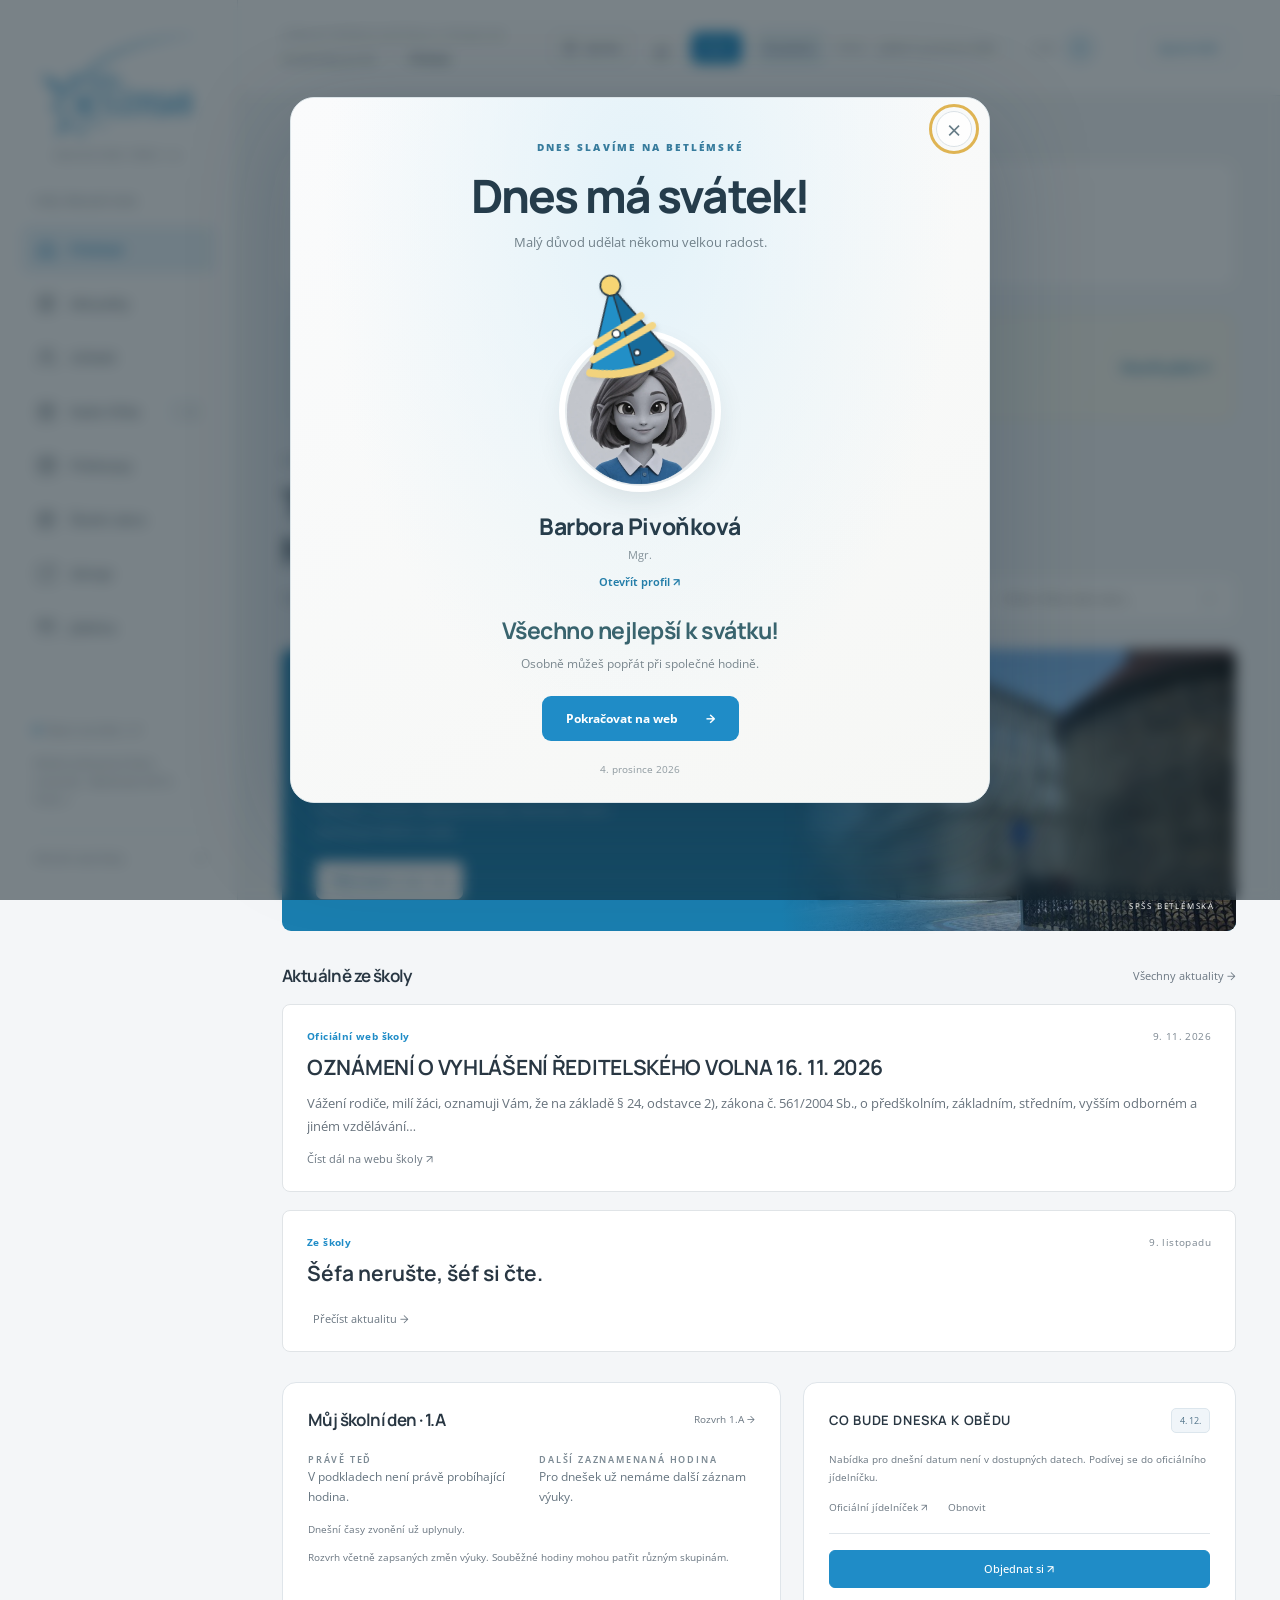
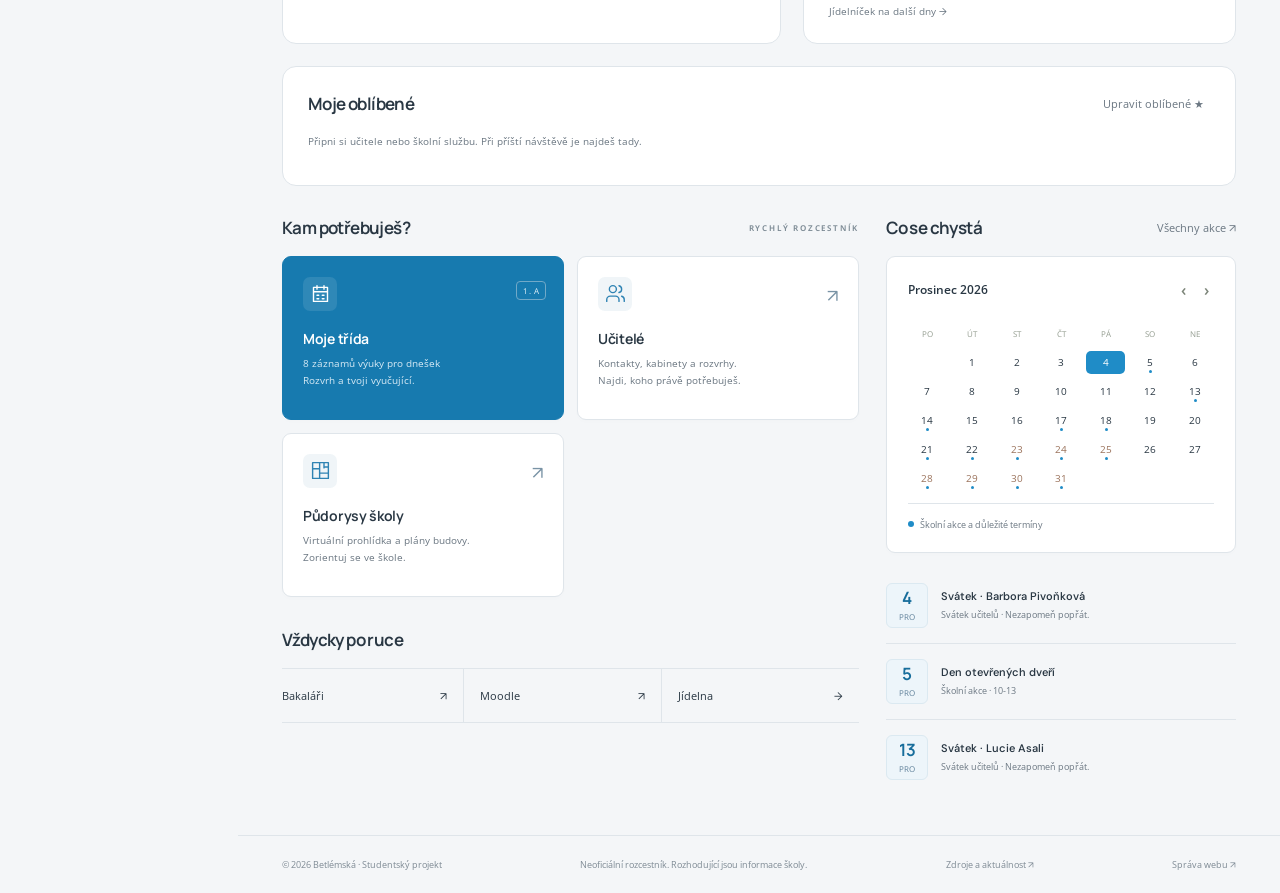
<file: index.html>
<!doctype html>
<html lang="cs"><head><meta charset="UTF-8"><meta name="viewport" content="width=device-width, initial-scale=1"><meta name="theme-color" content="#f2f3f1"><meta name="description" content="Veřejný studentský rozcestník třídy 1.A na Betlémské. Rozvrh, učitelé, jídelníček, půdorys školy a školní akce."><title>Betlémská — rozcestník 1.A</title><link rel="icon" href="assets/app-icon-192.png" type="image/png"><link rel="stylesheet" href="teacher-links.css?v=20261106-reviews"><link rel="stylesheet" href="celebrations.css?v=20261109-substitution"><link rel="stylesheet" href="style.css?v=20261109-substitution"><link rel="manifest" href="manifest.webmanifest"><meta name="apple-mobile-web-app-capable" content="yes"><meta name="apple-mobile-web-app-title" content="Betlémská"><meta property="og:title" content="Betlémská — rozcestník 1.A"><meta property="og:description" content="Rozvrh 1.A, učitelé, obědy a školní akce. Bez přihlášení."><meta property="og:type" content="website"><meta property="og:url" content="https://betlemska-studentsky-rozcestnik.woodsy-toast-3721.chatgpt.site"><meta property="og:image" content="https://betlemska-studentsky-rozcestnik.woodsy-toast-3721.chatgpt.site/assets/school-building.jpg"><link rel="apple-touch-icon" sizes="180x180" href="assets/apple-touch-icon.png"><meta name="apple-mobile-web-app-status-bar-style" content="default"><link rel="stylesheet" href="class-week.css?v=20261109-substitution"><meta name="push-api" content="https://betlemska-studentsky-rozcestnik.woodsy-toast-3721.chatgpt.site/api/push"><link rel="stylesheet" href="announcements.css?v=20261118"><script src="announcements.js?v=20261118" defer></script></head>
<body><a class="skip" href="#main">Přejít na obsah</a><aside class="sidebar"><a class="brand" href="#home"><img class="school-logo" src="assets/school-logo.png" alt="SPŠS Betlémská"><span class="brand-sub">ROZCESTNÍK TŘÍDY 1.A</span></a><div class="side-label">TVŮJ ŠKOLNÍ DEN</div><nav id="nav" aria-label="Hlavní navigace"></nav><div class="side-bottom"><div class="edition"><span class="tiny-dot"></span> Školní rok 2026 / 27</div><p id="cms-address">Střední průmyslová škola strojnická<br>Betlémská 287/4, Praha 1</p><a href="https://www.betlemska.cz/" target="_blank" rel="noopener">Oficiální web školy <span>↗</span></a></div></aside><div class="shell"><header class="topbar"><a href="#home" class="mobile-brand" aria-label="Betlémská – hlavní stránka"><img src="assets/school-logo.png" alt="SPŠS Betlémská"></a><div class="school-heading"><span>STŘEDNÍ PRŮMYSLOVÁ ŠKOLA STROJNICKÁ</span><div class="crumb">Studentský portál <span>/</span> <strong id="breadcrumb">Přehled</strong></div></div><div class="top-right"><a class="admin-login" href="https://betlemska-studentsky-rozcestnik.woodsy-toast-3721.chatgpt.site/admin.html" target="_blank" rel="noopener noreferrer" aria-label="Přihlášení do správy webu" title="Správa webu"><svg viewBox="0 0 24 24" aria-hidden="true"><path d="M7 10V7a5 5 0 0 1 10 0v3 M5 10h14v11H5z M12 14v3"/></svg><span>Správa</span></a><button class="top-search icon-btn" data-action="search" aria-label="Hledat na celém webu · Ctrl K">⌕</button><button class="share-button" data-action="share" aria-label="Sdílet rozcestník se spolužáky">Sdílet</button><button class="install-button" data-action="install">Na plochu</button><span class="connection-state" id="connection-state"></span><div class="school-services"><a href="https://bakalari.betlemska.cz/" target="_blank" rel="noopener">Bakaláři ↗</a><a href="https://moodle-betlemska.cz/" target="_blank" rel="noopener">Moodle ↗</a></div><span class="today" id="today"></span><a href="#schedule" class="class-pill" id="class-button" title="Otevřít rozvrh třídy 1.A"><span id="class-badge">1. A</span><span class="class-avatar">A</span></a></div><button class="btn light" data-action="notifications">Upozornění</button></header><main id="main" tabindex="-1"><div class="loading">Načítám tvůj rozcestník…</div></main><footer><span id="cms-footer">© 2026 Betlémská · Studentský projekt</span><span>Neoficiální rozcestník. Rozhodující jsou informace školy.</span><a href="#sources">Zdroje a aktuálnost ↗</a><a href="https://betlemska-studentsky-rozcestnik.woodsy-toast-3721.chatgpt.site/admin.html" target="_blank" rel="noopener noreferrer">Správa webu ↗</a></footer></div><dialog id="modal"><div class="modal-top"><span id="modal-eyebrow">BETLÉMSKÁ</span><button id="close-modal" class="icon-btn" aria-label="Zavřít">×</button></div><div id="modal-content"></div></dialog><div class="toast" id="toast" role="status"></div><script type="application/json" id="school-data">{"teachers":[{"id":"lucie-asali","name":"Lucie Asali","first":"Lucie","last":"Asali","title":"Mgr.","suffix":"","code":"AL","role":"učitelka","room":"kab. 13","phone":"251092159","classroom":"1. L","email":"lucie.asali@betlemska.cz","emailSource":"Adresa odvozena z formátu jméno.příjmení v telefonním seznamu.","schedule":[{"day":0,"hour":0,"cls":"3.L","classes":["3.L"],"group":"1/2","subject":"ANJ","room":"CIJ3","raw":"1/2 3.L ANJ(CIJ3)"},{"day":0,"hour":1,"cls":"3.L","classes":["3.L"],"group":"1/2","subject":"ANJ","room":"CIJ3","raw":"1/2 3.L ANJ(CIJ3)"},{"day":0,"hour":4,"cls":"3.B","classes":["3.B"],"group":"1/2","subject":"ANJ","room":"CIJ3","raw":"1/2 3.B ANJ(CIJ3)"},{"day":0,"hour":6,"cls":"1.L","classes":["1.L"],"group":"1/2","subject":"ANJ","room":"CIJ3","raw":"1/2 1.L ANJ(CIJ3)"},{"day":0,"hour":7,"cls":"1.L","classes":["1.L"],"group":"2/2","subject":"ANJ","room":"CIJ3","raw":"2/2 1.L ANJ(CIJ3)"},{"day":0,"hour":8,"cls":"1.L","classes":["1.L"],"group":"2/2","subject":"ANJ","room":"CIJ3","raw":"2/2 1.L ANJ(CIJ3)"},{"day":1,"hour":2,"cls":"3.C","classes":["3.C"],"group":"1/2","subject":"ANJ","room":"CIJ3","raw":"1/2 3.C ANJ(CIJ3)"},{"day":1,"hour":3,"cls":"3.L","classes":["3.L"],"group":"1/2","subject":"ANJ","room":"CIJ3","raw":"1/2 3.L ANJ(CIJ3)"},{"day":1,"hour":4,"cls":"3.B","classes":["3.B"],"group":"1/2","subject":"ANJ","room":"CIJ3","raw":"1/2 3.B ANJ(CIJ3)"},{"day":1,"hour":5,"cls":"4.A","classes":["4.A"],"group":"","subject":"ANJ","room":"CIJ3","raw":"ANJc 4.A ANJ(CIJ3)"},{"day":1,"hour":6,"cls":"4.A","classes":["4.A"],"group":"","subject":"ANJ","room":"CIJ3","raw":"ANJc 4.A ANJ(CIJ3)"},{"day":2,"hour":2,"cls":"2.A","classes":["2.A"],"group":"1/2","subject":"ANJ","room":"CIJ3","raw":"1/2 2.A ANJ(CIJ3)"},{"day":2,"hour":5,"cls":"4.A","classes":["4.A"],"group":"","subject":"ANJ","room":"CIJ3","raw":"ANJc 4.A ANJ(CIJ3)"},{"day":2,"hour":6,"cls":"4.A","classes":["4.A"],"group":"","subject":"ANJ","room":"CIJ3","raw":"ANJc 4.A ANJ(CIJ3)"},{"day":2,"hour":8,"cls":"1.L","classes":["1.L"],"group":"2/2","subject":"ANJ","room":"CIJ3","raw":"2/2 1.L ANJ(CIJ3)"},{"day":3,"hour":2,"cls":"3.C","classes":["3.C"],"group":"1/2","subject":"ANJ","room":"CIJ3","raw":"1/2 3.C ANJ(CIJ3)"},{"day":3,"hour":3,"cls":"3.C","classes":["3.C"],"group":"1/2","subject":"ANJ","room":"CIJ3","raw":"1/2 3.C ANJ(CIJ3)"},{"day":3,"hour":5,"cls":"2.A","classes":["2.A"],"group":"1/2","subject":"ANJ","room":"CIJ3","raw":"1/2 2.A ANJ(CIJ3) PŘ"},{"day":3,"hour":6,"cls":"2.A","classes":["2.A"],"group":"1/2","subject":"ANJ","room":"CIJ3","raw":"1/2 2.A ANJ(CIJ3)"},{"day":4,"hour":2,"cls":"3.L","classes":["3.L"],"group":"1/2","subject":"ANJ","room":"CIJ3","raw":"1/2 3.L ANJ(CIJ3)"},{"day":4,"hour":4,"cls":"1.L","classes":["1.L"],"group":"1/2","subject":"ANJ","room":"CIJ3","raw":"1/2 1.L ANJ(CIJ3)"},{"day":4,"hour":5,"cls":"3.B","classes":["3.B"],"group":"1/2","subject":"ANJ","room":"CIJ3","raw":"1/2 3.B ANJ(CIJ3)"},{"day":4,"hour":6,"cls":"1.L","classes":["1.L"],"group":"1/2","subject":"ANJ","room":"CIJ3","raw":"1/2 1.L ANJ(CIJ3)"}],"subjects":["ANJ"],"duties":"Suplovací pohotovost (SP)\nPo: 4. hod; Čt: 5. hod\nDohled v přízemí (PŘ)\nSt: před 4. hod;\nČt: před 6. hod\nDohled v jídelně (JD)\nSt: před 5. hod;\nČt: před 8. hod","pdf":"assets/lucie-asali.pdf","photo":"assets/portraits/lucie-asali.png","photoKind":"circular-restored","photoUpdated":"2026-10-27","fallbackAvatar":"female","externalLinks":[{"label":"DofE · vedoucí programu na škole","url":"https://www.betlemska.cz/images/soubory/prispevky/DOFE/DOFE_web.pdf"}]},{"id":"karel-bernat","name":"Karel Bernat","first":"Karel","last":"Bernat","title":"Ing. Bc.","suffix":"","code":"BK","role":"učitel","room":"kab. 15","phone":"251092136","classroom":"","email":"karel.bernat@betlemska.cz","emailSource":"Adresa odvozena z formátu jméno.příjmení v telefonním seznamu.","schedule":[{"day":0,"hour":0,"cls":"1.B","classes":["1.B"],"group":"","subject":"MEC","room":"U10","raw":"1.B MEC (U10)"},{"day":0,"hour":1,"cls":"1.B","classes":["1.B"],"group":"","subject":"MEC","room":"U10","raw":"1.B MEC (U10)"},{"day":0,"hour":2,"cls":"1.A","classes":["1.A"],"group":"","subject":"MEC","room":"U7","raw":"1.A MEC (U7)"},{"day":0,"hour":5,"cls":"2.C","classes":["2.C"],"group":"","subject":"MEC","room":"U8","raw":"2.C MEC (U8)"},{"day":0,"hour":6,"cls":"4.A, 4.B, 4.C","classes":["4.A","4.B","4.C"],"group":"","subject":"TVB","room":"U12","raw":"TVB 4.A 4.B 4.C TVB(U12)"},{"day":1,"hour":0,"cls":"3.A, 3.B, 3.C","classes":["3.A","3.B","3.C"],"group":"","subject":"TVB","room":"STT","raw":"TVB 3.A 3.B 3.C TVB(STT)"},{"day":1,"hour":1,"cls":"3.A, 3.B, 3.C","classes":["3.A","3.B","3.C"],"group":"","subject":"TVB","room":"STT","raw":"TVB 3.A 3.B 3.C TVB(STT)"},{"day":1,"hour":2,"cls":"1.A","classes":["1.A"],"group":"","subject":"MEC","room":"U7","raw":"1.A MEC (U7)"},{"day":1,"hour":3,"cls":"1.B","classes":["1.B"],"group":"","subject":"MEC","room":"U10","raw":"1.B MEC (U10)"},{"day":1,"hour":6,"cls":"4.A, 4.B, 4.C","classes":["4.A","4.B","4.C"],"group":"","subject":"PVB","room":"U21","raw":"TVB 4.A 4.B 4.C PVB(U21)"},{"day":1,"hour":7,"cls":"4.A, 4.B, 4.C","classes":["4.A","4.B","4.C"],"group":"","subject":"PVB","room":"U21","raw":"TVB 4.A 4.B 4.C PVB(U21)"},{"day":1,"hour":8,"cls":"4.A, 4.B, 4.C","classes":["4.A","4.B","4.C"],"group":"","subject":"PVB","room":"U21","raw":"TVB 4.A 4.B 4.C PVB(U21)"},{"day":2,"hour":0,"cls":"4.A, 4.B, 4.C","classes":["4.A","4.B","4.C"],"group":"","subject":"TVB","room":"STT","raw":"TVB 4.A 4.B 4.C TVB(STT)"},{"day":2,"hour":1,"cls":"4.A, 4.B, 4.C","classes":["4.A","4.B","4.C"],"group":"","subject":"TVB","room":"STT","raw":"TVB 4.A 4.B 4.C TVB(STT)"},{"day":2,"hour":2,"cls":"1.A","classes":["1.A"],"group":"","subject":"MEC","room":"U7","raw":"1.A MEC (U7)"},{"day":2,"hour":3,"cls":"1.A","classes":["1.A"],"group":"","subject":"MEC","room":"U7","raw":"1.A MEC (U7)"},{"day":2,"hour":7,"cls":"3.A, 3.B, 3.C","classes":["3.A","3.B","3.C"],"group":"","subject":"PVB","room":"U21","raw":"TVB 3.A 3.B 3.C PVB(U21)"},{"day":2,"hour":8,"cls":"3.A, 3.B, 3.C","classes":["3.A","3.B","3.C"],"group":"","subject":"PVB","room":"U21","raw":"TVB 3.A 3.B 3.C PVB(U21)"},{"day":3,"hour":6,"cls":"2.C","classes":["2.C"],"group":"","subject":"MEC","room":"U8","raw":"2.C MEC (U8)"},{"day":3,"hour":7,"cls":"2.C","classes":["2.C"],"group":"","subject":"MEC","room":"U8","raw":"2.C MEC (U8)"},{"day":4,"hour":2,"cls":"1.B","classes":["1.B"],"group":"","subject":"MEC","room":"U10","raw":"1.B MEC (U10)"}],"subjects":["MEC","PVB","TVB"],"duties":"Suplovací pohotovost (SP)\nSt: 5. hod; Pá: 2. hod\nDohled ve 2. patře (2.P)\nÚt: před 4. hod\nDohled v jídelně (JD)\nPo: před 5. hod","pdf":"assets/karel-bernat.pdf","photo":"assets/portraits/karel-bernat-20261104.png","photoKind":"circular-restored","photoUpdated":"2026-11-04","fallbackAvatar":"male","externalLinks":[{"label":"Instagram","url":"https://www.instagram.com/bernat_karel/"}]},{"id":"ondrej-cervinka","name":"Ondřej Červinka","first":"Ondřej","last":"Červinka","title":"Mgr.","suffix":"","code":"CO","role":"učitel","room":"kab. 4","phone":"251092128","classroom":"","email":"ondrej.cervinka@betlemska.cz","emailSource":"Adresa odvozena z formátu jméno.příjmení v telefonním seznamu.","schedule":[{"day":1,"hour":0,"cls":"1.A","classes":["1.A"],"group":"","subject":"CJL","room":"U7","raw":"1.A CJL (U7)"},{"day":1,"hour":1,"cls":"1.A","classes":["1.A"],"group":"","subject":"CJL","room":"U7","raw":"1.A CJL (U7)"},{"day":1,"hour":3,"cls":"3.C","classes":["3.C"],"group":"","subject":"CJL","room":"U14","raw":"3.C CJL (U14)"},{"day":1,"hour":4,"cls":"3.C","classes":["3.C"],"group":"","subject":"CJL","room":"U14","raw":"3.C CJL (U14)"},{"day":1,"hour":6,"cls":"1.B","classes":["1.B"],"group":"","subject":"CJL","room":"U5","raw":"1.B CJL (U5) 1.P"},{"day":1,"hour":7,"cls":"1.B","classes":["1.B"],"group":"","subject":"CJL","room":"U5","raw":"1.B CJL (U5)"},{"day":2,"hour":1,"cls":"3.I","classes":["3.I"],"group":"","subject":"CJL","room":"U3","raw":"3.I CJL (U3)"},{"day":2,"hour":2,"cls":"3.I","classes":["3.I"],"group":"","subject":"CJL","room":"U3","raw":"3.I CJL PŘ (U3)"},{"day":2,"hour":3,"cls":"3.C","classes":["3.C"],"group":"","subject":"CJL","room":"U14","raw":"3.C CJL (U14)"},{"day":3,"hour":1,"cls":"1.B","classes":["1.B"],"group":"","subject":"CJL","room":"U10","raw":"1.B CJL (U10)"},{"day":3,"hour":2,"cls":"1.B","classes":["1.B"],"group":"","subject":"CJL","room":"U10","raw":"1.B CJL (U10)"},{"day":3,"hour":4,"cls":"3.I","classes":["3.I"],"group":"","subject":"CJL","room":"STT","raw":"3.I CJL (STT)"},{"day":3,"hour":5,"cls":"1.A","classes":["1.A"],"group":"","subject":"CJL","room":"U7","raw":"1.A CJL (U7)"},{"day":3,"hour":6,"cls":"1.A","classes":["1.A"],"group":"","subject":"CJL","room":"U7","raw":"1.A CJL (U7)"}],"subjects":["CJL"],"duties":"Dohled v přízemí (PŘ)\nSt: před 3. hod\nDohled v 1. patře (1.P)\nÚt: před 7. hod","pdf":"assets/ondrej-cervinka.pdf","fallbackAvatar":"male","photo":"assets/portraits/ondrej-cervinka-20261103.webp","photoKind":"circular-restored","photoUpdated":"2026-11-03"},{"id":"jiri-gotz","name":"Jiří Götz","first":"Jiří","last":"Götz","title":"Bc.","suffix":"","code":"GJ","role":"učitel","room":"kab. 8","phone":"251092106","classroom":"2. B","email":"jiri.gotz@betlemska.cz","emailSource":"Adresa odvozena z formátu jméno.příjmení v telefonním seznamu.","schedule":[{"day":0,"hour":0,"cls":"1.C","classes":["1.C"],"group":"","subject":"FYZ","room":"SB","raw":"1.C FYZ (SB)"},{"day":0,"hour":1,"cls":"1.L","classes":["1.L"],"group":"","subject":"FYZ","room":"U1","raw":"1.L FYZ (U1)"},{"day":0,"hour":2,"cls":"2.L","classes":["2.L"],"group":"","subject":"FYZ","room":"U16","raw":"2.L FYZ (U16)"},{"day":0,"hour":3,"cls":"1.A","classes":["1.A"],"group":"","subject":"FYZ","room":"U7","raw":"1.A FYZ (U7)"},{"day":0,"hour":6,"cls":"1.A","classes":["1.A"],"group":"","subject":"FYZ","room":"U7","raw":"1.A FYZ (U7)"},{"day":1,"hour":1,"cls":"2.A","classes":["2.A"],"group":"","subject":"FYZ","room":"U17","raw":"2.A FYZ (U17)"},{"day":1,"hour":2,"cls":"2.B","classes":["2.B"],"group":"","subject":"FYZ","room":"U15","raw":"2.B FYZ (U15)"},{"day":1,"hour":3,"cls":"1.C","classes":["1.C"],"group":"","subject":"FYZ","room":"SB","raw":"1.C FYZ (SB)"},{"day":1,"hour":4,"cls":"1.B","classes":["1.B"],"group":"","subject":"FYZ","room":"U10","raw":"1.B FYZ (U10)"},{"day":1,"hour":6,"cls":"1.L","classes":["1.L"],"group":"","subject":"FYZ","room":"U1","raw":"1.L FYZ (U1)"},{"day":1,"hour":7,"cls":"4.L","classes":["4.L"],"group":"","subject":"FYZ","room":"MFC","raw":"4.L FYZ (MFC)"},{"day":1,"hour":8,"cls":"2.I","classes":["2.I"],"group":"","subject":"FYZ","room":"U20","raw":"2.I FYZ (U20)"},{"day":2,"hour":2,"cls":"1.B","classes":["1.B"],"group":"","subject":"FYZ","room":"U10","raw":"1.B FYZ (U10)"},{"day":2,"hour":5,"cls":"3.L","classes":["3.L"],"group":"","subject":"FYZ","room":"U5","raw":"3.L FYZ (U5)"},{"day":2,"hour":6,"cls":"3.L","classes":["3.L"],"group":"","subject":"FYZ","room":"U5","raw":"3.L FYZ (U5)"},{"day":2,"hour":7,"cls":"4.L","classes":["4.L"],"group":"","subject":"FYZ","room":"MFC","raw":"4.L FYZ (MFC)"},{"day":3,"hour":4,"cls":"3.L","classes":["3.L"],"group":"","subject":"FYZ","room":"U5","raw":"3.L FYZ (U5)"},{"day":3,"hour":5,"cls":"2.B","classes":["2.B"],"group":"","subject":"FYZ","room":"U15","raw":"2.B FYZ (U15)"},{"day":4,"hour":0,"cls":"2.C","classes":["2.C"],"group":"","subject":"FYZ","room":"U8","raw":"2.C FYZ (U8)"},{"day":4,"hour":1,"cls":"2.L","classes":["2.L"],"group":"","subject":"FYZ","room":"U16","raw":"2.L FYZ (U16)"},{"day":4,"hour":2,"cls":"2.L","classes":["2.L"],"group":"","subject":"FYZ","room":"U16","raw":"2.L FYZ (U16)"},{"day":4,"hour":3,"cls":"2.C","classes":["2.C"],"group":"","subject":"FYZ","room":"U8","raw":"2.C FYZ (U8)"},{"day":4,"hour":4,"cls":"2.A","classes":["2.A"],"group":"","subject":"FYZ","room":"U17","raw":"2.A FYZ (U17)"}],"subjects":["FYZ"],"duties":"Suplovací pohotovost (SP)\nPo: 6. hod; St: 4. hod\nDohled ve 2. patře (2.P)\nSt: před 5. hod\nDohled v jídelně (JD)\nPo: před 8. hod;\nÚt: před 6. hod","pdf":"assets/jiri-gotz.pdf","fallbackAvatar":"male","photo":"assets/portraits/jiri-gotz-20261103.webp","photoKind":"circular-restored","photoUpdated":"2026-11-03","externalLinks":[{"label":"Facebook","url":"https://www.facebook.com/jiri.gotz"}]},{"id":"miriam-humeova","name":"Miriam Humeová","first":"Miriam","last":"Humeová","title":"Ing.","suffix":"","code":"HU","role":"učitelka","room":"kab. 3","phone":"251092124","classroom":"1. A","email":"miriam.humeova@betlemska.cz","emailSource":"Adresa odvozena z formátu jméno.příjmení v telefonním seznamu.","schedule":[{"day":0,"hour":2,"cls":"2.B","classes":["2.B"],"group":"1/2","subject":"CAD","room":"VYT1","raw":"1/2 2.B CAD(VYT1)"},{"day":0,"hour":3,"cls":"2.B","classes":["2.B"],"group":"1/2","subject":"CAD","room":"VYT1","raw":"1/2 2.B CAD(VYT1)"},{"day":0,"hour":4,"cls":"1.A","classes":["1.A"],"group":"","subject":"STT","room":"U7","raw":"1.A STT (U7)"},{"day":1,"hour":5,"cls":"3.C","classes":["3.C"],"group":"","subject":"STT","room":"U14","raw":"3.C STT (U14)"},{"day":1,"hour":6,"cls":"1.A","classes":["1.A"],"group":"","subject":"TEK","room":"U7","raw":"1.A TEK (U7)"},{"day":1,"hour":7,"cls":"1.A","classes":["1.A"],"group":"","subject":"TEK","room":"U7","raw":"1.A TEK (U7)"},{"day":1,"hour":8,"cls":"2.A","classes":["2.A"],"group":"1/2","subject":"CAD","room":"U17","raw":"1/2 2.A CAD(U17)"},{"day":1,"hour":9,"cls":"2.A","classes":["2.A"],"group":"1/2","subject":"CAD","room":"CAD","raw":"1/2 2.A CAD(CAD)"},{"day":2,"hour":5,"cls":"1.A","classes":["1.A"],"group":"","subject":"STT","room":"U7","raw":"1.A STT (U7)"},{"day":2,"hour":6,"cls":"2.B","classes":["2.B"],"group":"2/2","subject":"CAD","room":"VYT3","raw":"2/2 2.B CAD(VYT3)"},{"day":2,"hour":7,"cls":"2.B","classes":["2.B"],"group":"2/2","subject":"CAD","room":"VYT3","raw":"2/2 2.B CAD(VYT3)"},{"day":2,"hour":8,"cls":"2.C","classes":["2.C"],"group":"1/2","subject":"CAD","room":"VYT3","raw":"1/2 2.C CAD(VYT3)"},{"day":2,"hour":9,"cls":"2.C","classes":["2.C"],"group":"1/2","subject":"CAD","room":"VYT3","raw":"1/2 2.C CAD(VYT3)"},{"day":3,"hour":1,"cls":"3.C","classes":["3.C"],"group":"","subject":"STT","room":"U14","raw":"3.C STT (U14)"},{"day":3,"hour":3,"cls":"1.A","classes":["1.A"],"group":"","subject":"STT","room":"U7","raw":"1.A STT (U7)"},{"day":3,"hour":5,"cls":"2.A","classes":["2.A"],"group":"2/2","subject":"CAD","room":"VYT3","raw":"2/2 2.A CAD(VYT3)"},{"day":3,"hour":6,"cls":"2.A","classes":["2.A"],"group":"2/2","subject":"CAD","room":"VYT3","raw":"2/2 2.A CAD(VYT3)"},{"day":3,"hour":7,"cls":"1.A","classes":["1.A"],"group":"","subject":"TEK","room":"U7","raw":"1.A TEK (U7)"},{"day":3,"hour":8,"cls":"2.C","classes":["2.C"],"group":"2/2","subject":"CAD","room":"VYT3","raw":"2/2 2.C CAD(VYT3) 1.P"},{"day":3,"hour":9,"cls":"2.C","classes":["2.C"],"group":"2/2","subject":"CAD","room":"VYT3","raw":"2/2 2.C CAD(VYT3)"},{"day":4,"hour":3,"cls":"3.C","classes":["3.C"],"group":"","subject":"STT","room":"U14","raw":"3.C STT (U14)"},{"day":4,"hour":5,"cls":"1.A","classes":["1.A"],"group":"","subject":"TEK","room":"U7","raw":"1.A TEK (U7) 1.P"}],"subjects":["CAD","STT","TEK"],"duties":"Suplovací pohotovost (SP)\nČt: 3. hod; Pá: 5. hod\nDohled v 1. patře (1.P)\nČt: před 9. hod;\nPá: před 6. hod","pdf":"assets/miriam-humeova.pdf","fallbackAvatar":"female","photo":"assets/portraits/miriam-humeova-20261103.webp","photoKind":"circular-restored","photoUpdated":"2026-11-03"},{"id":"zdenek-kouril","name":"Zdeněk Kouřil","first":"Zdeněk","last":"Kouřil","title":"Ing.","suffix":"","code":"KZ","role":"učitel","room":"kab. 3","phone":"251092124","classroom":"4. A","email":"zdenek.kouril@betlemska.cz","emailSource":"Adresa odvozena z formátu jméno.příjmení v telefonním seznamu.","schedule":[{"day":0,"hour":0,"cls":"4.B","classes":["4.B"],"group":"","subject":"KOM","room":"KOM2","raw":"ANJm 4.B KOM(KOM2)"},{"day":0,"hour":1,"cls":"4.B","classes":["4.B"],"group":"","subject":"KOM","room":"KOM2","raw":"ANJm 4.B KOM(KOM2) PŘ"},{"day":0,"hour":4,"cls":"4.A","classes":["4.A"],"group":"","subject":"STT","room":"U9","raw":"4.A STT (U9)"},{"day":1,"hour":2,"cls":"4.L","classes":["4.L"],"group":"1/2","subject":"CDM","room":"VYT1","raw":"1/2 4.L CDM(VYT1)"},{"day":1,"hour":3,"cls":"4.L","classes":["4.L"],"group":"1/2","subject":"CDM","room":"VYT1","raw":"1/2 4.L CDM(VYT1)"},{"day":1,"hour":5,"cls":"4.A","classes":["4.A"],"group":"","subject":"MET","room":"AUL1","raw":"MET 4.A MET(AUL1)"},{"day":1,"hour":6,"cls":"4.A","classes":["4.A"],"group":"","subject":"MET","room":"AUL1","raw":"MET 4.A MET(AUL1)"},{"day":1,"hour":7,"cls":"4.I","classes":["4.I"],"group":"1/2","subject":"CAMi","room":"VYT3","raw":"1/2 4.I CAMi(VYT3)"},{"day":1,"hour":8,"cls":"4.I","classes":["4.I"],"group":"1/2","subject":"CAMi","room":"VYT3","raw":"1/2 4.I CAMi(VYT3)"},{"day":2,"hour":0,"cls":"4.B, 4.C","classes":["4.B","4.C"],"group":"","subject":"MET","room":"AUL1","raw":"MET 4.B 4.C MET(AUL1)"},{"day":2,"hour":1,"cls":"4.B, 4.C","classes":["4.B","4.C"],"group":"","subject":"MET","room":"AUL1","raw":"MET 4.B 4.C MET(AUL1) PŘ"},{"day":2,"hour":2,"cls":"4.C","classes":["4.C"],"group":"2/2","subject":"KOM","room":"KOM2","raw":"2/2 4.C KOM(KOM2)"},{"day":2,"hour":3,"cls":"4.C","classes":["4.C"],"group":"2/2","subject":"KOM","room":"KOM2","raw":"2/2 4.C KOM(KOM2)"},{"day":2,"hour":5,"cls":"4.A","classes":["4.A"],"group":"","subject":"KOM","room":"KOM2","raw":"ANJm 4.A KOM(KOM2)"},{"day":2,"hour":6,"cls":"4.A","classes":["4.A"],"group":"","subject":"KOM","room":"KOM2","raw":"ANJm 4.A KOM(KOM2)"},{"day":2,"hour":7,"cls":"3.A, 3.B, 3.C","classes":["3.A","3.B","3.C"],"group":"","subject":"MET","room":"AUL1","raw":"MET 3.A 3.B 3.C MET(AUL1) PŘ"},{"day":2,"hour":8,"cls":"3.A, 3.B, 3.C","classes":["3.A","3.B","3.C"],"group":"","subject":"MET","room":"AUL1","raw":"MET 3.A 3.B 3.C MET(AUL1) PŘ"},{"day":3,"hour":5,"cls":"3.C","classes":["3.C"],"group":"2/2","subject":"KOM","room":"KOM2","raw":"2/2 3.C KOM(KOM2)"},{"day":3,"hour":6,"cls":"3.C","classes":["3.C"],"group":"2/2","subject":"KOM","room":"KOM2","raw":"2/2 3.C KOM(KOM2) PŘ"},{"day":3,"hour":8,"cls":"4.A","classes":["4.A"],"group":"","subject":"STT","room":"U9","raw":"4.A STT (U9)"},{"day":4,"hour":0,"cls":"4.I","classes":["4.I"],"group":"2/2","subject":"CAMi","room":"VYT1","raw":"2/2 4.I CAMi(VYT1)"},{"day":4,"hour":1,"cls":"4.I","classes":["4.I"],"group":"2/2","subject":"CAMi","room":"VYT1","raw":"2/2 4.I CAMi(VYT1)"},{"day":4,"hour":4,"cls":"4.A","classes":["4.A"],"group":"","subject":"STT","room":"U9","raw":"4.A STT (U9)"}],"subjects":["CAMi","CDM","KOM","MET","STT"],"duties":"Suplovací pohotovost (SP)\nPo: 3. hod; Pá: 4. hod\nDohled v přízemí (PŘ)\nPo: před 2. hod;\nSt: před 2., 8., 9. hod;\nČt: před 7., 8. hod\nDohled v jídelně (JD)\nÚt: před 5. hod","pdf":"assets/zdenek-kouril.pdf","photo":"assets/portraits/zdenek-kouril.png","photoKind":"circular-restored","photoUpdated":"2026-10-27","fallbackAvatar":"male"},{"id":"vladislav-liszok","name":"Vladislav Liszok","first":"Vladislav","last":"Liszok","title":"PaedDr.","suffix":"","code":"LV","role":"učitel","room":"kab. 18","phone":"251092141","classroom":"3. I","email":"vladislav.liszok@betlemska.cz","emailSource":"Adresa odvozena z formátu jméno.příjmení v telefonním seznamu.","schedule":[{"day":0,"hour":6,"cls":"3.I","classes":["3.I"],"group":"","subject":"TEV","room":"TEV1","raw":"3.I TEV (TEV1)"},{"day":0,"hour":7,"cls":"3.I","classes":["3.I"],"group":"","subject":"TEV","room":"TEV1","raw":"3.I TEV (TEV1)"},{"day":1,"hour":0,"cls":"2.L","classes":["2.L"],"group":"2/2","subject":"TEV","room":"TEV2","raw":"2/2 2.L TEV(TEV2)"},{"day":1,"hour":1,"cls":"2.L","classes":["2.L"],"group":"2/2","subject":"TEV","room":"TEV2","raw":"2/2 2.L TEV(TEV2)"},{"day":1,"hour":2,"cls":"3.A","classes":["3.A"],"group":"1/2","subject":"TEV","room":"TEV1","raw":"1/2 3.A TEV(TEV1)"},{"day":1,"hour":3,"cls":"3.A","classes":["3.A"],"group":"1/2","subject":"TEV","room":"TEV1","raw":"1/2 3.A TEV(TEV1)"},{"day":2,"hour":0,"cls":"3.L","classes":["3.L"],"group":"1/2","subject":"TEV","room":"TEV1","raw":"1/2 3.L TEV(TEV1)"},{"day":2,"hour":1,"cls":"3.L","classes":["3.L"],"group":"1/2","subject":"TEV","room":"TEV1","raw":"1/2 3.L TEV(TEV1)"},{"day":2,"hour":2,"cls":"4.L","classes":["4.L"],"group":"1/2","subject":"TEV","room":"TEV1","raw":"1/2 4.L TEV(TEV1)"},{"day":2,"hour":3,"cls":"4.L","classes":["4.L"],"group":"1/2","subject":"TEV","room":"TEV1","raw":"1/2 4.L TEV(TEV1)"},{"day":3,"hour":0,"cls":"2.C","classes":["2.C"],"group":"1/2","subject":"TEV","room":"TEV1","raw":"1/2 2.C TEV(TEV1)"},{"day":3,"hour":1,"cls":"2.C","classes":["2.C"],"group":"1/2","subject":"TEV","room":"TEV1","raw":"1/2 2.C TEV(TEV1)"},{"day":3,"hour":2,"cls":"2.I","classes":["2.I"],"group":"1/2","subject":"TEV","room":"TEV1","raw":"1/2 2.I TEV(TEV1)"},{"day":3,"hour":3,"cls":"2.I","classes":["2.I"],"group":"1/2","subject":"TEV","room":"TEV1","raw":"1/2 2.I TEV(TEV1)"},{"day":3,"hour":4,"cls":"4.B","classes":["4.B"],"group":"1/2","subject":"TEV","room":"TEV1","raw":"1/2 4.B TEV(TEV1)"},{"day":3,"hour":5,"cls":"4.B","classes":["4.B"],"group":"1/2","subject":"TEV","room":"TEV1","raw":"1/2 4.B TEV(TEV1)"},{"day":3,"hour":7,"cls":"1.C","classes":["1.C"],"group":"2/2","subject":"TEV","room":"TEV2","raw":"2/2 1.C TEV(TEV2)"},{"day":3,"hour":8,"cls":"1.C","classes":["1.C"],"group":"2/2","subject":"TEV","room":"TEV2","raw":"2/2 1.C TEV(TEV2)"},{"day":4,"hour":0,"cls":"1.C","classes":["1.C"],"group":"1/2","subject":"TEV","room":"TEV1","raw":"1/2 1.C TEV(TEV1)"},{"day":4,"hour":1,"cls":"1.C","classes":["1.C"],"group":"1/2","subject":"TEV","room":"TEV1","raw":"1/2 1.C TEV(TEV1)"},{"day":4,"hour":2,"cls":"4.A","classes":["4.A"],"group":"","subject":"TEV","room":"TEV1","raw":"4.A TEV (TEV1)"},{"day":4,"hour":3,"cls":"4.A","classes":["4.A"],"group":"","subject":"TEV","room":"TEV1","raw":"4.A TEV (TEV1)"},{"day":4,"hour":4,"cls":"4.I","classes":["4.I"],"group":"","subject":"TEV","room":"TEV1","raw":"4.I TEV (TEV1)"},{"day":4,"hour":5,"cls":"4.I","classes":["4.I"],"group":"","subject":"TEV","room":"TEV1","raw":"4.I TEV (TEV1)"}],"subjects":["TEV"],"duties":"Suplovací pohotovost (SP)\nPo: 6. hod; St: 5. hod\nDohled v jídelně (JD)\nČt: před 7. hod;\nPá: před 7. hod","pdf":"assets/vladislav-liszok.pdf","photo":"assets/portraits/vladislav-liszok-20261103.webp","photoKind":"circular-restored","photoUpdated":"2026-11-03","fallbackAvatar":"male"},{"id":"andrea-pavlova","name":"Andrea Pavlová","first":"Andrea","last":"Pavlová","title":"Mgr.","suffix":"","code":"PA","role":"učitelka","room":"kab. 17","phone":"251092165","classroom":"4. C","email":"andrea.pavlova@betlemska.cz","emailSource":"Adresa odvozena z formátu jméno.příjmení v telefonním seznamu.","schedule":[{"day":0,"hour":0,"cls":"2.B","classes":["2.B"],"group":"2/2","subject":"TEV","room":"TEV2","raw":"2/2 2.B TEV(TEV2)"},{"day":0,"hour":1,"cls":"2.B","classes":["2.B"],"group":"2/2","subject":"TEV","room":"TEV2","raw":"2/2 2.B TEV(TEV2)"},{"day":0,"hour":4,"cls":"4.C","classes":["4.C"],"group":"1/2","subject":"ANJ","room":"U18","raw":"1/2 4.C ANJ(U18)"},{"day":0,"hour":5,"cls":"1.A","classes":["1.A"],"group":"","subject":"CHE","room":"U10","raw":"1.A CHE (U10)"},{"day":0,"hour":6,"cls":"1.I","classes":["1.I"],"group":"","subject":"CHE","room":"U10","raw":"1.I CHE (U10)"},{"day":1,"hour":1,"cls":"1.B","classes":["1.B"],"group":"","subject":"CHE","room":"U10","raw":"1.B CHE (U10) 2.P"},{"day":1,"hour":3,"cls":"1.L","classes":["1.L"],"group":"","subject":"BIO","room":"U1","raw":"1.L BIO (U1)"},{"day":1,"hour":4,"cls":"1.C","classes":["1.C"],"group":"","subject":"CHE","room":"SB","raw":"1.C CHE (SB)"},{"day":2,"hour":2,"cls":"4.C","classes":["4.C"],"group":"1/2","subject":"ANJ","room":"U18","raw":"1/2 4.C ANJ(U18)"},{"day":2,"hour":3,"cls":"4.C","classes":["4.C"],"group":"1/2","subject":"ANJ","room":"U18","raw":"1/2 4.C ANJ(U18)"},{"day":2,"hour":4,"cls":"4.C","classes":["4.C"],"group":"2/2","subject":"TEV","room":"TEV2","raw":"2/2 4.C TEV(TEV2)"},{"day":2,"hour":5,"cls":"4.C","classes":["4.C"],"group":"2/2","subject":"TEV","room":"TEV2","raw":"2/2 4.C TEV(TEV2)"},{"day":2,"hour":7,"cls":"2.A","classes":["2.A"],"group":"2/2","subject":"TEV","room":"TEV2","raw":"2/2 2.A TEV(TEV2)"},{"day":2,"hour":8,"cls":"2.A","classes":["2.A"],"group":"2/2","subject":"TEV","room":"TEV2","raw":"2/2 2.A TEV(TEV2)"},{"day":3,"hour":0,"cls":"1.C","classes":["1.C"],"group":"","subject":"CHE","room":"SB","raw":"1.C CHE (SB)"},{"day":3,"hour":1,"cls":"1.L","classes":["1.L"],"group":"","subject":"BIO","room":"U1","raw":"1.L BIO (U1)"},{"day":3,"hour":2,"cls":"1.L","classes":["1.L"],"group":"","subject":"BIO","room":"U1","raw":"1.L BIO (U1)"},{"day":3,"hour":4,"cls":"1.B","classes":["1.B"],"group":"","subject":"CHE","room":"U10","raw":"1.B CHE (U10)"},{"day":3,"hour":5,"cls":"1.I","classes":["1.I"],"group":"","subject":"CHE","room":"U3","raw":"1.I CHE (U3)"},{"day":3,"hour":7,"cls":"4.C","classes":["4.C"],"group":"1/2","subject":"TEV","room":"TEV1","raw":"1/2 4.C TEV(TEV1)"},{"day":3,"hour":8,"cls":"4.C","classes":["4.C"],"group":"1/2","subject":"TEV","room":"TEV1","raw":"1/2 4.C TEV(TEV1)"},{"day":4,"hour":2,"cls":"1.A","classes":["1.A"],"group":"","subject":"CHE","room":"U7","raw":"1.A CHE (U7)"},{"day":4,"hour":5,"cls":"4.C","classes":["4.C"],"group":"1/2","subject":"ANJ","room":"U18","raw":"1/2 4.C ANJ(U18)"}],"subjects":["ANJ","BIO","CHE","TEV"],"duties":"Suplovací pohotovost (SP)\nÚt: 1. hod; Pá: 4. hod\nDohled ve 2. patře (2.P)\nÚt: před 2. hod;\nSt: před 7. hod;\nČt: před 7. hod;\nPá: před 7. hod","pdf":"assets/andrea-pavlova.pdf","fallbackAvatar":"female","photo":"assets/portraits/andrea-pavlova-20261103.webp","photoKind":"circular-restored","photoUpdated":"2026-11-03"},{"id":"jakub-petrak","name":"Jakub Petrák","first":"Jakub","last":"Petrák","title":"Mgr.","suffix":"","code":"PJ","role":"učitel","room":"kab. 18","phone":"251092141","classroom":"3. B","email":"jakub.petrak@betlemska.cz","emailSource":"Adresa odvozena z formátu jméno.příjmení v telefonním seznamu.","schedule":[{"day":0,"hour":2,"cls":"1.B","classes":["1.B"],"group":"2/2","subject":"TEV","room":"TEV2","raw":"2/2 1.B TEV(TEV2)"},{"day":0,"hour":3,"cls":"1.B","classes":["1.B"],"group":"2/2","subject":"TEV","room":"TEV2","raw":"2/2 1.B TEV(TEV2)"},{"day":0,"hour":4,"cls":"1.L","classes":["1.L"],"group":"1/2","subject":"TEV","room":"TEV1","raw":"1/2 1.L TEV(TEV1)"},{"day":0,"hour":5,"cls":"1.L","classes":["1.L"],"group":"1/2","subject":"TEV","room":"TEV1","raw":"1/2 1.L TEV(TEV1)"},{"day":1,"hour":4,"cls":"1.I","classes":["1.I"],"group":"1/2","subject":"TEV","room":"TEV1","raw":"1/2 1.I TEV(TEV1) 2.P"},{"day":1,"hour":5,"cls":"1.I","classes":["1.I"],"group":"1/2","subject":"TEV","room":"TEV1","raw":"1/2 1.I TEV(TEV1)"},{"day":1,"hour":6,"cls":"3.B","classes":["3.B"],"group":"","subject":"TEV","room":"TEV1","raw":"3.B TEV (TEV1) 2.P"},{"day":1,"hour":7,"cls":"3.B","classes":["3.B"],"group":"","subject":"TEV","room":"TEV1","raw":"3.B TEV (TEV1)"},{"day":1,"hour":8,"cls":"3.C","classes":["3.C"],"group":"","subject":"TEV","room":"TEV1","raw":"3.C TEV (TEV1)"},{"day":1,"hour":9,"cls":"3.C","classes":["3.C"],"group":"","subject":"TEV","room":"TEV1","raw":"3.C TEV (TEV1)"},{"day":2,"hour":0,"cls":"3.L","classes":["3.L"],"group":"2/2","subject":"TEV","room":"TEV2","raw":"2/2 3.L TEV(TEV2)"},{"day":2,"hour":1,"cls":"3.L","classes":["3.L"],"group":"2/2","subject":"TEV","room":"TEV2","raw":"2/2 3.L TEV(TEV2)"},{"day":2,"hour":2,"cls":"4.L","classes":["4.L"],"group":"2/2","subject":"TEV","room":"TEV2","raw":"2/2 4.L TEV(TEV2) 2.P"},{"day":2,"hour":3,"cls":"4.L","classes":["4.L"],"group":"2/2","subject":"TEV","room":"TEV2","raw":"2/2 4.L TEV(TEV2)"},{"day":2,"hour":4,"cls":"2.B","classes":["2.B"],"group":"1/2","subject":"TEV","room":"TEV1","raw":"1/2 2.B TEV(TEV1)"},{"day":2,"hour":5,"cls":"2.B","classes":["2.B"],"group":"1/2","subject":"TEV","room":"TEV1","raw":"1/2 2.B TEV(TEV1)"},{"day":2,"hour":7,"cls":"2.A","classes":["2.A"],"group":"1/2","subject":"TEV","room":"TEV1","raw":"1/2 2.A TEV(TEV1)"},{"day":2,"hour":8,"cls":"2.A","classes":["2.A"],"group":"1/2","subject":"TEV","room":"TEV1","raw":"1/2 2.A TEV(TEV1)"},{"day":4,"hour":0,"cls":"1.A","classes":["1.A"],"group":"2/2","subject":"TEV","room":"TEV2","raw":"2/2 1.A TEV(TEV2)"},{"day":4,"hour":1,"cls":"1.A","classes":["1.A"],"group":"2/2","subject":"TEV","room":"TEV2","raw":"2/2 1.A TEV(TEV2)"}],"subjects":["TEV"],"duties":"Dohled ve 2. patře (2.P)\nÚt: před 5., 7. hod;\nSt: před 3. hod","pdf":"assets/jakub-petrak.pdf","photo":"assets/portraits/jakub-petrak.png","photoKind":"circular-restored","photoUpdated":"2026-10-27","fallbackAvatar":"male","externalLinks":[{"label":"Osobní web · trenér a výživový poradce","url":"https://www.jakubpetrak.com/o-mne/"}]},{"id":"hynek-petros","name":"Hynek Petroš","first":"Hynek","last":"Petroš","title":"","suffix":"","code":"PH","role":"učitel","room":"kab. 6","phone":"251092170","classroom":"","email":"hynek.petros@betlemska.cz","emailSource":"Adresa odvozena z formátu jméno.příjmení v telefonním seznamu.","schedule":[{"day":1,"hour":3,"cls":"1.A","classes":["1.A"],"group":"","subject":"MAT","room":"U7","raw":"1.A MAT (U7)"},{"day":1,"hour":4,"cls":"1.A","classes":["1.A"],"group":"","subject":"MAT","room":"U7","raw":"1.A MAT (U7) 1.P"},{"day":4,"hour":3,"cls":"1.A","classes":["1.A"],"group":"","subject":"MAT","room":"U7","raw":"1.A MAT (U7)"},{"day":4,"hour":4,"cls":"1.A","classes":["1.A"],"group":"","subject":"MAT","room":"U7","raw":"1.A MAT (U7) 1.P"}],"subjects":["MAT"],"duties":"Dohled v 1. patře (1.P)\nÚt: před 5. hod;\nPá: před 5. hod","pdf":"assets/hynek-petros.pdf","fallbackAvatar":"male","photo":"assets/portraits/hynek-petros-20261103.webp","photoKind":"circular-restored","photoUpdated":"2026-11-03","externalLinks":[{"label":"Facebook","url":"https://www.facebook.com/hynek.petros.5"},{"label":"Bakalářská práce · repozitář UK","url":"https://dspace.cuni.cz/handle/20.500.11956/212821"}],"birthDate":"2002-02-21"},{"id":"barbora-pivonkova","name":"Barbora Pivoňková","first":"Barbora","last":"Pivoňková","title":"Mgr.","suffix":"","code":"PB","role":"učitelka","room":"kab. 4","phone":"251092128","classroom":"","email":"barbora.pivonkova@betlemska.cz","emailSource":"Adresa odvozena z formátu jméno.příjmení v telefonním seznamu.","schedule":[{"day":0,"hour":0,"cls":"4.A","classes":["4.A"],"group":"","subject":"CJL","room":"U5","raw":"4.A CJL (U5)"},{"day":0,"hour":1,"cls":"4.A","classes":["4.A"],"group":"","subject":"CJL","room":"U5","raw":"4.A CJL (U5)"},{"day":0,"hour":4,"cls":"2.C","classes":["2.C"],"group":"","subject":"CJL","room":"U8","raw":"2.C CJL 2.P (U8)"},{"day":0,"hour":6,"cls":"4.I","classes":["4.I"],"group":"","subject":"CJL","room":"U3","raw":"4.I CJL (U3)"},{"day":0,"hour":7,"cls":"4.I","classes":["4.I"],"group":"","subject":"CJL","room":"U3","raw":"4.I CJL (U3)"},{"day":1,"hour":2,"cls":"2.C","classes":["2.C"],"group":"","subject":"CJL","room":"U5","raw":"2.C CJL (U5)"},{"day":1,"hour":3,"cls":"2.C","classes":["2.C"],"group":"","subject":"CJL","room":"U5","raw":"2.C CJL (U5)"},{"day":1,"hour":6,"cls":"1.I","classes":["1.I"],"group":"","subject":"DEJ","room":"U3","raw":"1.I DEJ (U3)"},{"day":2,"hour":0,"cls":"1.A","classes":["1.A"],"group":"","subject":"DEJ","room":"U7","raw":"1.A DEJ (U7)"},{"day":2,"hour":2,"cls":"2.C","classes":["2.C"],"group":"","subject":"DEJ","room":"U8","raw":"2.C DEJ (U8)"},{"day":2,"hour":4,"cls":"2.A","classes":["2.A"],"group":"","subject":"DEJ","room":"U17","raw":"2.A DEJ (U17)"},{"day":2,"hour":5,"cls":"3.B","classes":["3.B"],"group":"","subject":"CJL","room":"U6","raw":"3.B CJL (U6)"},{"day":3,"hour":0,"cls":"4.A","classes":["4.A"],"group":"","subject":"CJL","room":"U9","raw":"4.A CJL (U9)"},{"day":3,"hour":1,"cls":"4.A","classes":["4.A"],"group":"","subject":"CJL","room":"U9","raw":"4.A CJL (U9)"},{"day":3,"hour":2,"cls":"1.A","classes":["1.A"],"group":"","subject":"DEJ","room":"U7","raw":"1.A DEJ (U7) PŘ"},{"day":3,"hour":3,"cls":"4.I","classes":["4.I"],"group":"","subject":"CJL","room":"U3","raw":"4.I CJL (U3)"},{"day":3,"hour":4,"cls":"1.I","classes":["1.I"],"group":"","subject":"DEJ","room":"U3","raw":"1.I DEJ (U3)"},{"day":4,"hour":0,"cls":"2.B","classes":["2.B"],"group":"","subject":"DEJ","room":"U15","raw":"2.B DEJ (U15)"},{"day":4,"hour":1,"cls":"3.B","classes":["3.B"],"group":"","subject":"CJL","room":"U6","raw":"3.B CJL (U6)"},{"day":4,"hour":2,"cls":"3.B","classes":["3.B"],"group":"","subject":"CJL","room":"U6","raw":"3.B CJL (U6)"},{"day":4,"hour":3,"cls":"4.I","classes":["4.I"],"group":"","subject":"CJL","room":"U3","raw":"4.I CJL (U3)"}],"subjects":["CJL","DEJ"],"duties":"Suplovací pohotovost (SP)\nÚt: 6. hod; St: 2. hod\nDohled v přízemí (PŘ)\nČt: před 3. hod\nDohled ve 2. patře (2.P)\nPo: před 5. hod\nDohled v jídelně (JD)\nPo: před 6. hod","pdf":"assets/barbora-pivonkova.pdf","fallbackAvatar":"female"},{"id":"pavel-pokorny","name":"Pavel Pokorný","first":"Pavel","last":"Pokorný","title":"Mgr.","suffix":"","code":"PP","role":"učitel","room":"kab. 13","phone":"251092159","classroom":"","email":"pavel.pokorny@betlemska.cz","emailSource":"Adresa odvozena z formátu jméno.příjmení v telefonním seznamu.","schedule":[{"day":0,"hour":1,"cls":"4.L","classes":["4.L"],"group":"2/2","subject":"ANJ","room":"MFC","raw":"2/2 4.L ANJ(MFC)"},{"day":0,"hour":2,"cls":"4.L","classes":["4.L"],"group":"2/2","subject":"ANJ","room":"MFC","raw":"2/2 4.L ANJ(MFC)"},{"day":0,"hour":4,"cls":"3.B","classes":["3.B"],"group":"2/2","subject":"ANJ","room":"U6","raw":"2/2 3.B ANJ(U6)"},{"day":0,"hour":7,"cls":"1.C","classes":["1.C"],"group":"1/2","subject":"ANJ","room":"CIJ1","raw":"1/2 1.C ANJ(CIJ1)"},{"day":0,"hour":8,"cls":"1.A","classes":["1.A"],"group":"2/2","subject":"ANJ","room":"CIJ1","raw":"2/2 1.A ANJ(CIJ1)"},{"day":0,"hour":9,"cls":"1.A","classes":["1.A"],"group":"2/2","subject":"ANJ","room":"CIJ1","raw":"2/2 1.A ANJ(CIJ1)"},{"day":1,"hour":2,"cls":"1.I","classes":["1.I"],"group":"1/2","subject":"ANJ","room":"U3","raw":"1/2 1.I ANJ(U3)"},{"day":1,"hour":3,"cls":"1.I","classes":["1.I"],"group":"1/2","subject":"ANJ","room":"U3","raw":"1/2 1.I ANJ(U3)"},{"day":1,"hour":4,"cls":"3.B","classes":["3.B"],"group":"2/2","subject":"ANJ","room":"U6","raw":"2/2 3.B ANJ(U6)"},{"day":1,"hour":6,"cls":"3.A","classes":["3.A"],"group":"2/2","subject":"ANJ","room":"U13","raw":"2/2 3.A ANJ(U13)"},{"day":1,"hour":7,"cls":"3.A","classes":["3.A"],"group":"2/2","subject":"ANJ","room":"U13","raw":"2/2 3.A ANJ(U13)"},{"day":2,"hour":0,"cls":"2.C","classes":["2.C"],"group":"1/2","subject":"ANJ","room":"CIJ2","raw":"1/2 2.C ANJ(CIJ2)"},{"day":2,"hour":1,"cls":"2.C","classes":["2.C"],"group":"1/2","subject":"ANJ","room":"CIJ2","raw":"1/2 2.C ANJ(CIJ2)"},{"day":3,"hour":0,"cls":"1.A","classes":["1.A"],"group":"2/2","subject":"ANJ","room":"CIJ1","raw":"2/2 1.A ANJ(CIJ1)"},{"day":3,"hour":1,"cls":"1.I","classes":["1.I"],"group":"1/2","subject":"ANJ","room":"CIJ1","raw":"1/2 1.I ANJ(CIJ1)"},{"day":3,"hour":4,"cls":"1.C","classes":["1.C"],"group":"1/2","subject":"ANJ","room":"CIJ1","raw":"1/2 1.C ANJ(CIJ1)"},{"day":4,"hour":1,"cls":"3.A","classes":["3.A"],"group":"2/2","subject":"ANJ","room":"CIJ5","raw":"2/2 3.A ANJ(CIJ5)"},{"day":4,"hour":2,"cls":"2.C","classes":["2.C"],"group":"1/2","subject":"ANJ","room":"CIJ5","raw":"1/2 2.C ANJ(CIJ5)"},{"day":4,"hour":3,"cls":"1.C","classes":["1.C"],"group":"1/2","subject":"ANJ","room":"SB","raw":"1/2 1.C ANJ(SB) PŘ"},{"day":4,"hour":4,"cls":"4.L","classes":["4.L"],"group":"2/2","subject":"ANJ","room":"CIJ2","raw":"2/2 4.L ANJ(CIJ2)"},{"day":4,"hour":5,"cls":"3.B","classes":["3.B"],"group":"2/2","subject":"ANJ","room":"CIJ2","raw":"2/2 3.B ANJ(CIJ2)"},{"day":4,"hour":6,"cls":"4.L","classes":["4.L"],"group":"2/2","subject":"ANJ","room":"CIJ2","raw":"2/2 4.L ANJ(CIJ2)"}],"subjects":["ANJ"],"duties":"Suplovací pohotovost (SP)\nPo: 4. hod; Čt: 4. hod\nDohled v přízemí (PŘ)\nPo: před 6., 7. hod;\nPá: před 4. hod\nDohled v jídelně (JD)\nPá: před 8. hod","pdf":"assets/pavel-pokorny.pdf","photo":"assets/portraits/pavel-pokorny.png","photoKind":"circular-restored","photoUpdated":"2026-10-27","fallbackAvatar":"male"},{"id":"michal-prutyszyn","name":"Michal Prutyszyn","first":"Michal","last":"Prutyszyn","title":"Mgr.","suffix":"MBA","code":"PR","role":"ředitel školy","room":"ředitelna","phone":"251092100","classroom":"","email":"michal.prutyszyn@betlemska.cz","emailSource":"Adresa odvozena z formátu jméno.příjmení v telefonním seznamu.","schedule":[{"day":0,"hour":0,"cls":"2.L","classes":["2.L"],"group":"1/2","subject":"ICT","room":"VYT2","raw":"1/2 2.L ICT(VYT2)"},{"day":0,"hour":1,"cls":"2.L","classes":["2.L"],"group":"1/2","subject":"ICT","room":"VYT2","raw":"1/2 2.L ICT(VYT2)"},{"day":0,"hour":2,"cls":"2.A","classes":["2.A"],"group":"1/2","subject":"ICT","room":"VYT2","raw":"1/2 2.A ICT(VYT2)"},{"day":0,"hour":3,"cls":"2.A","classes":["2.A"],"group":"1/2","subject":"ICT","room":"VYT2","raw":"1/2 2.A ICT(VYT2)"}],"subjects":["ICT"],"duties":"","pdf":"assets/michal-prutyszyn.pdf","photo":"assets/portraits/michal-prutyszyn-20261103.webp","photoKind":"circular-restored","photoUpdated":"2026-11-03","fallbackAvatar":"male","externalLinks":[{"label":"Rozhovor · AI ve školství","url":"https://www.mmspektrum.com/clanek/ai-ve-skolstvi-pro-a-proti-nastroj-s-obrovskym-potencialem"}]},{"id":"ondrej-ruzicka","name":"Ondřej Růžička","first":"Ondřej","last":"Růžička","title":"Ing.","suffix":"","code":"RO","role":"učitel","room":"kab. 3","phone":"251092124","classroom":"3. C","email":"ondrej.ruzicka@betlemska.cz","emailSource":"Adresa odvozena z formátu jméno.příjmení v telefonním seznamu.","schedule":[{"day":0,"hour":0,"cls":"3.C","classes":["3.C"],"group":"","subject":"PKC","room":"VYT3","raw":"PKC2 3.C PKC(VYT3)"},{"day":0,"hour":1,"cls":"3.C","classes":["3.C"],"group":"","subject":"PKC","room":"VYT3","raw":"PKC2 3.C PKC(VYT3)"},{"day":0,"hour":2,"cls":"4.C","classes":["4.C"],"group":"","subject":"SPS","room":"SPS","raw":"4.C SPS (SPS)"},{"day":0,"hour":3,"cls":"4.C","classes":["4.C"],"group":"","subject":"SPS","room":"SPS","raw":"4.C SPS (SPS)"},{"day":0,"hour":4,"cls":"1.C","classes":["1.C"],"group":"","subject":"MEC","room":"SB","raw":"1.C MEC (SB)"},{"day":0,"hour":5,"cls":"4.A","classes":["4.A"],"group":"","subject":"SPS","room":"U9","raw":"4.A SPS (U9)"},{"day":1,"hour":3,"cls":"4.A","classes":["4.A"],"group":"","subject":"SPS","room":"SPS","raw":"4.A SPS (SPS)"},{"day":1,"hour":4,"cls":"4.C","classes":["4.C"],"group":"","subject":"SPS","room":"U18","raw":"4.C SPS (U18)"},{"day":1,"hour":6,"cls":"2.B","classes":["2.B"],"group":"","subject":"SPS","room":"SPS","raw":"2.B SPS (SPS)"},{"day":1,"hour":7,"cls":"3.C","classes":["3.C"],"group":"","subject":"SPS","room":"SPS","raw":"3.C SPS (SPS)"},{"day":2,"hour":3,"cls":"1.C","classes":["1.C"],"group":"","subject":"MEC","room":"U16","raw":"1.C MEC (U16)"},{"day":2,"hour":5,"cls":"3.C","classes":["3.C"],"group":"","subject":"SPS","room":"U14","raw":"3.C SPS (U14)"},{"day":2,"hour":6,"cls":"3.C","classes":["3.C"],"group":"","subject":"SPS","room":"SPS","raw":"3.C SPS (SPS)"},{"day":2,"hour":7,"cls":"3.A, 3.B, 3.C","classes":["3.A","3.B","3.C"],"group":"","subject":"PKC","room":"VYT1","raw":"PKC1 3.A 3.B 3.C PKC(VYT1)"},{"day":2,"hour":8,"cls":"3.A, 3.B, 3.C","classes":["3.A","3.B","3.C"],"group":"","subject":"PKC","room":"VYT1","raw":"PKC1 3.A 3.B 3.C PKC(VYT1)"},{"day":3,"hour":0,"cls":"2.B","classes":["2.B"],"group":"","subject":"SPS","room":"SPS","raw":"2.B SPS 1.P (SPS)"},{"day":3,"hour":1,"cls":"1.C","classes":["1.C"],"group":"","subject":"MEC","room":"SB","raw":"1.C MEC (SB)"},{"day":3,"hour":2,"cls":"2.B","classes":["2.B"],"group":"","subject":"SPS","room":"U15","raw":"2.B SPS (U15)"},{"day":3,"hour":3,"cls":"4.A","classes":["4.A"],"group":"","subject":"SPS","room":"SPS","raw":"4.A SPS 1.P (SPS)"},{"day":3,"hour":4,"cls":"4.C","classes":["4.C"],"group":"","subject":"SPS","room":"U18","raw":"4.C SPS (U18)"},{"day":4,"hour":1,"cls":"2.B","classes":["2.B"],"group":"","subject":"SPS","room":"SPS","raw":"2.B SPS (SPS)"},{"day":4,"hour":2,"cls":"3.C","classes":["3.C"],"group":"","subject":"SPS","room":"U14","raw":"3.C SPS (U14)"},{"day":4,"hour":4,"cls":"1.C","classes":["1.C"],"group":"","subject":"MEC","room":"SB","raw":"1.C MEC (SB)"},{"day":4,"hour":5,"cls":"4.A","classes":["4.A"],"group":"","subject":"SPS","room":"SPS","raw":"4.A SPS (SPS)"}],"subjects":["MEC","PKC","SPS"],"duties":"Suplovací pohotovost (SP)\nPá: 7. hod\nDohled v 1. patře (1.P)\nČt: před 1., 4. hod;\nPá: před 4., 7. hod","pdf":"assets/ondrej-ruzicka.pdf","photo":"assets/portraits/ondrej-ruzicka-20261103.webp","photoKind":"circular-restored","photoUpdated":"2026-11-03","fallbackAvatar":"male","bio":"V komunálních volbách v roce 2026 byl zvolen do Zastupitelstva městské části Praha 4. Další veřejné informace jsou dostupné na webu městské části.","externalLinks":[{"label":"Veřejný profil · Praha 4","url":"https://praha4.cz/kontakty-p4/ruzicka-ondrej/"},{"label":"Výsledky voleb 2026 · Praha 4","url":"https://tucnak.praha4.cz/11-2026/vysledky-komunalnich-voleb-2026"},{"label":"Facebook · dodaná fotografie","url":"https://www.facebook.com/photo?fbid=1157584033134822&set=pb.100066497079135.-2207520000."},{"label":"StreTech 2024 · vedený studentský projekt","url":"https://stretech.fs.cvut.cz/2024/sbornik_2024/pdf/69.pdf"}]},{"id":"radka-stefanakova","name":"Radka Štefaňáková","first":"Radka","last":"Štefaňáková","title":"Mgr.","suffix":"","code":"SR","role":"učitelka","room":"kab. 4","phone":"251092128","classroom":"","email":"radka.stefanakova@betlemska.cz","emailSource":"Adresa odvozena z formátu jméno.příjmení v telefonním seznamu.","schedule":[{"day":0,"hour":5,"cls":"1.C","classes":["1.C"],"group":"","subject":"CJL","room":"U3","raw":"1.C CJL (U3)"},{"day":0,"hour":7,"cls":"1.B","classes":["1.B"],"group":"","subject":"EKO","room":"U10","raw":"1.B EKO (U10)"},{"day":0,"hour":8,"cls":"1.B","classes":["1.B"],"group":"","subject":"EKO","room":"U10","raw":"1.B EKO (U10)"},{"day":1,"hour":0,"cls":"1.I","classes":["1.I"],"group":"","subject":"CJL","room":"U3","raw":"1.I CJL (U3)"},{"day":1,"hour":1,"cls":"1.I","classes":["1.I"],"group":"","subject":"CJL","room":"U3","raw":"1.I CJL (U3)"},{"day":1,"hour":2,"cls":"1.C","classes":["1.C"],"group":"","subject":"CJL","room":"SB","raw":"1.C CJL (SB)"},{"day":2,"hour":0,"cls":"1.I","classes":["1.I"],"group":"","subject":"CJL","room":"U3","raw":"1.I CJL (U3)"},{"day":2,"hour":1,"cls":"1.A","classes":["1.A"],"group":"","subject":"EKO","room":"U7","raw":"1.A EKO (U7)"},{"day":2,"hour":2,"cls":"1.L","classes":["1.L"],"group":"","subject":"CJL","room":"U1","raw":"1.L CJL (U1)"},{"day":2,"hour":4,"cls":"1.C","classes":["1.C"],"group":"","subject":"EKO","room":"U15","raw":"1.C EKO (U15)"},{"day":2,"hour":6,"cls":"2.A","classes":["2.A"],"group":"","subject":"EKO","room":"U17","raw":"2.A EKO (U17)"},{"day":3,"hour":0,"cls":"1.I","classes":["1.I"],"group":"","subject":"CJL","room":"U3","raw":"1.I CJL (U3)"},{"day":3,"hour":1,"cls":"1.A","classes":["1.A"],"group":"","subject":"EKO","room":"U7","raw":"1.A EKO (U7)"},{"day":3,"hour":2,"cls":"1.C","classes":["1.C"],"group":"","subject":"CJL","room":"SB","raw":"1.C CJL (SB)"},{"day":3,"hour":3,"cls":"1.C","classes":["1.C"],"group":"","subject":"CJL","room":"SB","raw":"1.C CJL (SB)"},{"day":3,"hour":6,"cls":"1.L","classes":["1.L"],"group":"","subject":"CJL","room":"U1","raw":"1.L CJL (U1)"},{"day":3,"hour":7,"cls":"1.L","classes":["1.L"],"group":"","subject":"CJL","room":"U1","raw":"1.L CJL (U1)"},{"day":4,"hour":0,"cls":"1.L","classes":["1.L"],"group":"","subject":"CJL","room":"U1","raw":"1.L CJL (U1)"},{"day":4,"hour":1,"cls":"2.C","classes":["2.C"],"group":"","subject":"EKO","room":"U8","raw":"2.C EKO (U8) 2.P"},{"day":4,"hour":2,"cls":"1.C","classes":["1.C"],"group":"","subject":"EKO","room":"SB","raw":"1.C EKO (SB)"},{"day":4,"hour":4,"cls":"2.B","classes":["2.B"],"group":"","subject":"EKO","room":"U15","raw":"2.B EKO (U15)"}],"subjects":["CJL","EKO"],"duties":"Suplovací pohotovost (SP)\nČt: 6. hod; Pá: 6. hod\nDohled ve 2. patře (2.P)\nSt: před 4. hod;\nČt: před 5. hod;\nPá: před 2. hod","pdf":"assets/radka-stefanakova.pdf","fallbackAvatar":"female","photo":"assets/portraits/radka-stefanakova-20261104.webp","photoKind":"circular-restored","photoUpdated":"2026-11-04","externalLinks":[{"label":"Rozhovor · Vzdělávat, ale neosekávat hrany","url":"https://www.sliving.cz/volny-cas/665-radka-stefanakova-vzdelavat-ale-neosekavat-hrany"}]},{"id":"ladislav-trnka","name":"Ladislav Trnka","first":"Ladislav","last":"Trnka","title":"Ing.","suffix":"","code":"TR","role":"učitel","room":"kab. 5","phone":"251092175","classroom":"","email":"ladislav.trnka@betlemska.cz","emailSource":"Adresa odvozena z formátu jméno.příjmení v telefonním seznamu.","schedule":[{"day":0,"hour":0,"cls":"1.A","classes":["1.A"],"group":"2/2","subject":"ICT","room":"HRW","raw":"2/2 1.A ICT(HRW)"},{"day":0,"hour":1,"cls":"1.A","classes":["1.A"],"group":"2/2","subject":"ICT","room":"HRW","raw":"2/2 1.A ICT(HRW)"},{"day":0,"hour":2,"cls":"1.I","classes":["1.I"],"group":"","subject":"FYZ","room":"U3","raw":"1.I FYZ (U3)"},{"day":0,"hour":3,"cls":"1.I","classes":["1.I"],"group":"","subject":"FYZ","room":"U3","raw":"1.I FYZ (U3)"},{"day":0,"hour":4,"cls":"1.B","classes":["1.B"],"group":"2/2","subject":"ICT","room":"VYT2","raw":"2/2 1.B ICT(VYT2)"},{"day":0,"hour":5,"cls":"1.B","classes":["1.B"],"group":"2/2","subject":"ICT","room":"VYT2","raw":"2/2 1.B ICT(VYT2)"},{"day":0,"hour":8,"cls":"1.A","classes":["1.A"],"group":"1/2","subject":"ICT","room":"VYT2","raw":"1/2 1.A ICT(VYT2) 1.P"},{"day":0,"hour":9,"cls":"1.A","classes":["1.A"],"group":"1/2","subject":"ICT","room":"VYT2","raw":"1/2 1.A ICT(VYT2)"},{"day":1,"hour":0,"cls":"3.L","classes":["3.L"],"group":"","subject":"CHE","room":"U5","raw":"3.L CHE (U5)"},{"day":1,"hour":1,"cls":"3.L","classes":["3.L"],"group":"","subject":"CHE","room":"U5","raw":"3.L CHE (U5)"},{"day":1,"hour":2,"cls":"1.L","classes":["1.L"],"group":"","subject":"CHE","room":"U1","raw":"1.L CHE (U1)"},{"day":1,"hour":6,"cls":"1.C","classes":["1.C"],"group":"1/2","subject":"ICT","room":"VYT2","raw":"1/2 1.C ICT(VYT2)"},{"day":1,"hour":7,"cls":"1.C","classes":["1.C"],"group":"1/2","subject":"ICT","room":"VYT2","raw":"1/2 1.C ICT(VYT2) 1.P"},{"day":1,"hour":8,"cls":"1.B","classes":["1.B"],"group":"1/2","subject":"ICT","room":"VYT2","raw":"1/2 1.B ICT(VYT2) 1.P"},{"day":1,"hour":9,"cls":"1.B","classes":["1.B"],"group":"1/2","subject":"ICT","room":"VYT2","raw":"1/2 1.B ICT(VYT2)"},{"day":2,"hour":3,"cls":"1.L","classes":["1.L"],"group":"","subject":"CHE","room":"U1","raw":"1.L CHE (U1)"},{"day":2,"hour":5,"cls":"2.L","classes":["2.L"],"group":"","subject":"CHE","room":"U16","raw":"2.L CHE (U16)"},{"day":2,"hour":7,"cls":"2.B","classes":["2.B"],"group":"1/2","subject":"ICT","room":"VYT2","raw":"1/2 2.B ICT(VYT2) 1.P"},{"day":2,"hour":8,"cls":"2.B","classes":["2.B"],"group":"1/2","subject":"ICT","room":"VYT2","raw":"1/2 2.B ICT(VYT2)"},{"day":3,"hour":6,"cls":"2.L","classes":["2.L"],"group":"","subject":"CHE","room":"U16","raw":"2.L CHE (U16)"},{"day":4,"hour":0,"cls":"1.C","classes":["1.C"],"group":"2/2","subject":"ICT","room":"VYT3","raw":"2/2 1.C ICT(VYT3)"},{"day":4,"hour":1,"cls":"1.C","classes":["1.C"],"group":"2/2","subject":"ICT","room":"VYT3","raw":"2/2 1.C ICT(VYT3)"},{"day":4,"hour":3,"cls":"1.L","classes":["1.L"],"group":"","subject":"CHE","room":"U1","raw":"1.L CHE (U1)"},{"day":4,"hour":5,"cls":"1.L","classes":["1.L"],"group":"2/2","subject":"ICT","room":"VYT2","raw":"2/2 1.L ICT(VYT2)"},{"day":4,"hour":6,"cls":"1.L","classes":["1.L"],"group":"2/2","subject":"ICT","room":"VYT2","raw":"2/2 1.L ICT(VYT2)"}],"subjects":["CHE","FYZ","ICT"],"duties":"Suplovací pohotovost (SP)\nÚt: 6. hod; Čt: 6. hod\nDohled v přízemí (PŘ)\nPá: před 3. hod\nDohled v 1. patře (1.P)\nPo: před 9. hod;\nÚt: před 8., 9. hod;\nSt: před 8. hod","pdf":"assets/ladislav-trnka.pdf","photo":"assets/portraits/ladislav-trnka.png","photoKind":"circular-restored","photoUpdated":"2026-10-27","fallbackAvatar":"male"},{"id":"martin-vyroubal","name":"Martin Vyroubal","first":"Martin","last":"Vyroubal","title":"","suffix":"","code":"VY","role":"učitel","room":"kab. 17","phone":"251092165","classroom":"2. I","email":"martin.vyroubal@betlemska.cz","emailSource":"Adresa odvozena z formátu jméno.příjmení v telefonním seznamu.","schedule":[{"day":0,"hour":1,"cls":"4.L","classes":["4.L"],"group":"1/2","subject":"ANJ","room":"CIJ4","raw":"1/2 4.L ANJ(CIJ4)"},{"day":0,"hour":2,"cls":"4.L","classes":["4.L"],"group":"1/2","subject":"ANJ","room":"CIJ4","raw":"1/2 4.L ANJ(CIJ4) PŘ"},{"day":0,"hour":3,"cls":"3.C","classes":["3.C"],"group":"2/2","subject":"ANJ","room":"CIJ4","raw":"2/2 3.C ANJ(CIJ4) PŘ"},{"day":0,"hour":4,"cls":"3.C","classes":["3.C"],"group":"2/2","subject":"ANJ","room":"CIJ4","raw":"2/2 3.C ANJ(CIJ4)"},{"day":1,"hour":0,"cls":"2.I","classes":["2.I"],"group":"2/2","subject":"ANJ","room":"CIJ4","raw":"2/2 2.I ANJ(CIJ4)"},{"day":1,"hour":1,"cls":"2.I","classes":["2.I"],"group":"2/2","subject":"ANJ","room":"CIJ4","raw":"2/2 2.I ANJ(CIJ4)"},{"day":1,"hour":2,"cls":"3.C","classes":["3.C"],"group":"2/2","subject":"ANJ","room":"CIJ4","raw":"2/2 3.C ANJ(CIJ4) PŘ"},{"day":1,"hour":4,"cls":"2.I","classes":["2.I"],"group":"1/2","subject":"ANJ","room":"CIJ4","raw":"1/2 2.I ANJ(CIJ4)"},{"day":1,"hour":5,"cls":"2.I","classes":["2.I"],"group":"1/2","subject":"ANJ","room":"CIJ4","raw":"1/2 2.I ANJ(CIJ4)"},{"day":2,"hour":0,"cls":"4.B","classes":["4.B"],"group":"","subject":"ANJ","room":"CIJ4","raw":"ANJc 4.B ANJ(CIJ4)"},{"day":2,"hour":1,"cls":"4.B","classes":["4.B"],"group":"","subject":"ANJ","room":"CIJ4","raw":"ANJc 4.B ANJ(CIJ4)"},{"day":2,"hour":3,"cls":"4.A","classes":["4.A"],"group":"","subject":"ANJ","room":"CIJ4","raw":"ANJm 4.A ANJ(CIJ4)"},{"day":2,"hour":4,"cls":"4.A","classes":["4.A"],"group":"","subject":"ANJ","room":"CIJ4","raw":"ANJm 4.A ANJ(CIJ4)"},{"day":2,"hour":5,"cls":"2.I","classes":["2.I"],"group":"1/2","subject":"ANJ","room":"CIJ4","raw":"1/2 2.I ANJ(CIJ4)"},{"day":2,"hour":6,"cls":"2.I","classes":["2.I"],"group":"2/2","subject":"ANJ","room":"CIJ4","raw":"2/2 2.I ANJ(CIJ4)"},{"day":3,"hour":0,"cls":"1.A","classes":["1.A"],"group":"1/2","subject":"ANJ","room":"CIJ4","raw":"1/2 1.A ANJ(CIJ4)"},{"day":3,"hour":3,"cls":"4.B","classes":["4.B"],"group":"","subject":"ANJ","room":"CIJ4","raw":"ANJc 4.B ANJ(CIJ4)"},{"day":3,"hour":5,"cls":"4.A","classes":["4.A"],"group":"","subject":"ANJ","room":"CIJ4","raw":"ANJm 4.A ANJ(CIJ4)"},{"day":3,"hour":6,"cls":"4.A","classes":["4.A"],"group":"","subject":"ANJ","room":"CIJ4","raw":"ANJm 4.A ANJ(CIJ4)"},{"day":4,"hour":0,"cls":"1.A","classes":["1.A"],"group":"1/2","subject":"ANJ","room":"CIJ4","raw":"1/2 1.A ANJ(CIJ4)"},{"day":4,"hour":1,"cls":"1.A","classes":["1.A"],"group":"1/2","subject":"ANJ","room":"CIJ4","raw":"1/2 1.A ANJ(CIJ4)"},{"day":4,"hour":3,"cls":"4.B","classes":["4.B"],"group":"","subject":"ANJ","room":"CIJ4","raw":"ANJc 4.B ANJ(CIJ4)"},{"day":4,"hour":4,"cls":"4.L","classes":["4.L"],"group":"1/2","subject":"ANJ","room":"CIJ4","raw":"1/2 4.L ANJ(CIJ4)"},{"day":4,"hour":5,"cls":"4.L","classes":["4.L"],"group":"1/2","subject":"ANJ","room":"CIJ4","raw":"1/2 4.L ANJ(CIJ4)"}],"subjects":["ANJ"],"duties":"Suplovací pohotovost (SP)\nPo: 1. hod; Čt: 2. hod\nDohled v přízemí (PŘ)\nPo: před 3., 4. hod;\nÚt: před 3., 4. hod","pdf":"assets/martin-vyroubal.pdf","photo":"assets/portraits/martin-vyroubal-20261103.webp","photoKind":"circular-restored","photoUpdated":"2026-11-03","fallbackAvatar":"male","externalLinks":[{"label":"Školská rada · web školy","url":"https://betlemska.cz/o-skole/skolska-rada"}]},{"id":"lubomir-martinec","name":"Lubomír Martinec","first":"Lubomír","last":"Martinec","title":"Mgr.","suffix":"","code":"ML","role":"zástupce ředitele","room":"kancelář zástupců","phone":"251092101","email":"lubomir.martinec@betlemska.cz","emailSource":"Kontakt ověřen ve školních podkladech.","classroom":"","schedule":[{"day":0,"hour":3,"cls":"1.L","classes":["1.L"],"subject":"MAT","room":"U1","group":"","raw":"1.L MAT (U1)"},{"day":0,"hour":6,"cls":"2.L","classes":["2.L"],"subject":"MAT","room":"U16","group":"","raw":"2.L MAT (U16)"},{"day":0,"hour":7,"cls":"4.B","classes":["4.B"],"subject":"MAT","room":"U20","group":"","raw":"4.B MAT (U20)"},{"day":0,"hour":8,"cls":"4.B","classes":["4.B"],"subject":"MAT","room":"U20","group":"","raw":"4.B MAT (U20)"},{"day":1,"hour":0,"cls":"1.L","classes":["1.L"],"subject":"MAT","room":"U1","group":"","raw":"1.L MAT (U1)"},{"day":1,"hour":1,"cls":"1.L","classes":["1.L"],"subject":"MAT","room":"U1","group":"","raw":"1.L MAT (U1)"},{"day":1,"hour":4,"cls":"4.B","classes":["4.B"],"subject":"MAT","room":"U12","group":"","raw":"4.B MAT (U12)"},{"day":1,"hour":7,"cls":"2.L","classes":["2.L"],"subject":"MAT","room":"U16","group":"","raw":"2.L MAT (U16)"},{"day":1,"hour":8,"cls":"2.L","classes":["2.L"],"subject":"MAT","room":"U16","group":"","raw":"2.L MAT (U16)"},{"day":4,"hour":0,"cls":"2.L","classes":["2.L"],"subject":"MAT","room":"U16","group":"","raw":"2.L MAT (U16)"},{"day":4,"hour":2,"cls":"1.L","classes":["1.L"],"subject":"MAT","room":"U1","group":"","raw":"1.L MAT (U1)"},{"day":4,"hour":4,"cls":"4.B","classes":["4.B"],"subject":"MAT","room":"U12","group":"","raw":"4.B MAT (U12)"}],"subjects":["MAT"],"duties":"","scheduleSource":"assets/lubomir-martinec-rozvrh.jpeg","scheduleSourceType":"image","scheduleValidFrom":"2026-10-12","scheduleAdded":"2026-10-27","photo":"assets/portraits/lubomir-martinec.png","photoKind":"circular-restored","photoUpdated":"2026-10-27","fallbackAvatar":"male"},{"id":"martin-theimer","name":"Martin Theimer","first":"Martin","last":"Theimer","title":"Ing.","suffix":"","code":"TM","role":"statutární zástupce ředitele","room":"kancelář zástupců","phone":"251092104","email":"martin.theimer@betlemska.cz","emailSource":"Kontakt ověřen ve školních podkladech.","classroom":"","schedule":[{"day":0,"hour":2,"cls":"3.I","classes":["3.I"],"subject":"HRW","room":"HRW","group":"1/2","raw":"1/2 3.I HRW (HRW)"},{"day":0,"hour":3,"cls":"3.I","classes":["3.I"],"subject":"HRW","room":"HRW","group":"1/2","raw":"1/2 3.I HRW (HRW)"},{"day":0,"hour":6,"cls":"2.I","classes":["2.I"],"subject":"HRW","room":"HRW","group":"2/2","raw":"2/2 2.I HRW (HRW)"},{"day":0,"hour":7,"cls":"2.I","classes":["2.I"],"subject":"HRW","room":"HRW","group":"2/2","raw":"2/2 2.I HRW (HRW)"},{"day":1,"hour":0,"cls":"3.I","classes":["3.I"],"subject":"HRW","room":"HRW","group":"2/2","raw":"2/2 3.I HRW (HRW)"},{"day":1,"hour":1,"cls":"3.I","classes":["3.I"],"subject":"HRW","room":"HRW","group":"2/2","raw":"2/2 3.I HRW (HRW)"},{"day":1,"hour":2,"cls":"2.I","classes":["2.I"],"subject":"HRW","room":"HRW","group":"1/2","raw":"1/2 2.I HRW (HRW)"},{"day":1,"hour":3,"cls":"2.I","classes":["2.I"],"subject":"HRW","room":"HRW","group":"1/2","raw":"1/2 2.I HRW (HRW)"},{"day":1,"hour":4,"cls":"4.I","classes":["4.I"],"subject":"HRW","room":"HRW","group":"2/2","raw":"2/2 4.I HRW (HRW)"},{"day":1,"hour":5,"cls":"4.I","classes":["4.I"],"subject":"HRW","room":"HRW","group":"2/2","raw":"2/2 4.I HRW (HRW)"},{"day":2,"hour":7,"cls":"4.I","classes":["4.I"],"subject":"HRW","room":"HRW","group":"1/2","raw":"1/2 4.I HRW (HRW)"},{"day":2,"hour":8,"cls":"4.I","classes":["4.I"],"subject":"HRW","room":"HRW","group":"1/2","raw":"1/2 4.I HRW (HRW)"}],"subjects":["HRW"],"duties":"","scheduleSource":"assets/martin-theimer-rozvrh.jpeg","scheduleSourceType":"image","scheduleValidFrom":"2026-10-12","scheduleAdded":"2026-10-27","photo":"assets/portraits/martin-theimer.png","photoKind":"circular-restored","photoUpdated":"2026-10-27","fallbackAvatar":"male","video":"assets/video/martin-theimer.mp4","videoEnabled":true},{"id":"miloslav-balek","name":"Miloslav Bálek","first":"Miloslav","last":"Bálek","title":"Mgr.","suffix":"","code":"BA","role":"učitel","room":"kab. 18","phone":"251092141","classroom":"","email":"miloslav.balek@betlemska.cz","emailSource":"Adresa odvozena z formátu ve školním telefonním seznamu 2026/2027.","schedule":[{"day":0,"hour":0,"cls":"1.A","classes":["1.A"],"group":"1/2","subject":"TEV","room":"TEV1","raw":"1/2 1.A TEV(TEV1)"},{"day":0,"hour":1,"cls":"1.A","classes":["1.A"],"group":"1/2","subject":"TEV","room":"TEV1","raw":"1/2 1.A TEV(TEV1)"},{"day":0,"hour":2,"cls":"1.B","classes":["1.B"],"group":"1/2","subject":"TEV","room":"TEV1","raw":"1/2 1.B TEV(TEV1)"},{"day":0,"hour":3,"cls":"1.B","classes":["1.B"],"group":"1/2","subject":"TEV","room":"TEV1","raw":"1/2 1.B TEV(TEV1)"},{"day":0,"hour":4,"cls":"1.L","classes":["1.L"],"group":"2/2","subject":"TEV","room":"TEV2","raw":"2/2 1.L TEV(TEV2)"},{"day":0,"hour":5,"cls":"1.L","classes":["1.L"],"group":"2/2","subject":"TEV","room":"TEV2","raw":"2/2 1.L TEV(TEV2)"},{"day":1,"hour":0,"cls":"2.L","classes":["2.L"],"group":"1/2","subject":"TEV","room":"TEV1","raw":"1/2 2.L TEV(TEV1)"},{"day":1,"hour":1,"cls":"2.L","classes":["2.L"],"group":"1/2","subject":"TEV","room":"TEV1","raw":"1/2 2.L TEV(TEV1)"},{"day":1,"hour":2,"cls":"3.A","classes":["3.A"],"group":"2/2","subject":"TEV","room":"TEV2","raw":"2/2 3.A TEV(TEV2)"},{"day":1,"hour":3,"cls":"3.A","classes":["3.A"],"group":"2/2","subject":"TEV","room":"TEV2","raw":"2/2 3.A TEV(TEV2)"},{"day":1,"hour":4,"cls":"1.I","classes":["1.I"],"group":"2/2","subject":"TEV","room":"TEV2","raw":"2/2 1.I TEV(TEV2)"},{"day":1,"hour":5,"cls":"1.I","classes":["1.I"],"group":"2/2","subject":"TEV","room":"TEV2","raw":"2/2 1.I TEV(TEV2)"},{"day":3,"hour":0,"cls":"2.C","classes":["2.C"],"group":"2/2","subject":"TEV","room":"TEV2","raw":"2/2 2.C TEV(TEV2)"},{"day":3,"hour":1,"cls":"2.C","classes":["2.C"],"group":"2/2","subject":"TEV","room":"TEV2","raw":"2/2 2.C TEV(TEV2)"},{"day":3,"hour":2,"cls":"2.I","classes":["2.I"],"group":"2/2","subject":"TEV","room":"TEV2","raw":"2/2 2.I TEV(TEV2)"},{"day":3,"hour":3,"cls":"2.I","classes":["2.I"],"group":"2/2","subject":"TEV","room":"TEV2","raw":"2/2 2.I TEV(TEV2)"},{"day":3,"hour":4,"cls":"4.B","classes":["4.B"],"group":"2/2","subject":"TEV","room":"TEV2","raw":"2/2 4.B TEV(TEV2)"},{"day":3,"hour":5,"cls":"4.B","classes":["4.B"],"group":"2/2","subject":"TEV","room":"TEV2","raw":"2/2 4.B TEV(TEV2)"}],"subjects":["TEV"],"duties":"Dohled ve 2. patře (2.P)\nPo: před 1. hod;\nÚt: před 3. hod;\nČt: před 3. hod","photo":"assets/portraits/miloslav-balek-20261103.webp","photoKind":"circular-restored","photoUpdated":"2026-11-03","fallbackAvatar":"male","bio":"Učitel tělesné výchovy. Kontakty podle telefonního seznamu školy 2026/2027, rozvrh platný od 12. 10. 2026 podle dodané fotografie.","scheduleSource":"assets/miloslav-balek-rozvrh.jpeg","scheduleValidFrom":"2026-10-12","externalLinks":[{"label":"Tenis Akademie Bálek","url":"https://www.tenisakademiebalek.cz/"}]}],"events":[{"date":"2026-08-24","title":"Porada s vedoucími předmětových komisí","time":"9:00","kind":"akce"},{"date":"2026-08-25","title":"Zahajovací porada, doklasifikační a opravné zkoušky","time":"dle rozpisu","kind":"akce"},{"date":"2026-08-28","title":"Doklasifikační a opravné zkoušky","time":"9:00","kind":"akce"},{"date":"2026-08-31","title":"Porada","time":"","kind":"akce"},{"date":"2026-09-01","title":"Zahájení školního roku 2026/2027, společná část MZ","time":"8:00","kind":"akce"},{"date":"2026-09-02","title":"Třídnické hodiny, společná část MZ","time":"8:00","kind":"akce"},{"date":"2026-09-03","title":"Výuka dle platného rozvrhu, společná část MZ","time":"8:00","kind":"akce"},{"date":"2026-09-07","title":"Slavnostní zahájení v Betlémské kapli (focení)","time":"10:00","kind":"akce"},{"date":"2026-09-11","title":"Ústní MZ","time":"","kind":"akce"},{"date":"2026-09-20","title":"Adrenalinový sportovní kurz - Rakousko","time":"","kind":"akce"},{"date":"2026-09-21","title":"Adrenalinový sportovní kurz - Rakousko","time":"","kind":"akce"},{"date":"2026-09-22","title":"Adrenalinový sportovní kurz - Rakousko","time":"","kind":"akce"},{"date":"2026-09-23","title":"Adrenalinový sportovní kurz - Rakousko","time":"","kind":"akce"},{"date":"2026-09-24","title":"Adrenalinový sportovní kurz - Rakousko","time":"","kind":"akce"},{"date":"2026-09-25","title":"Adrenalinový sportovní kurz - Rakousko","time":"","kind":"akce"},{"date":"2026-09-28","title":"Státní svátek","time":"","kind":"volno"},{"date":"2026-10-07","title":"Den otevřených dveří","time":"16-18","kind":"akce"},{"date":"2026-10-08","title":"MSV Brno","time":"","kind":"akce"},{"date":"2026-10-28","title":"Státní svátek","time":"","kind":"volno"},{"date":"2026-10-29","title":"Podzimní prázdniny","time":"","kind":"volno"},{"date":"2026-10-30","title":"Podzimní prázdniny","time":"","kind":"volno"},{"date":"2026-11-11","title":"Klasifikační pedagogická porada (14:00), třídní schůzky (17:30)","time":"","kind":"akce"},{"date":"2026-11-12","title":"Exkurze - celá škola","time":"","kind":"akce"},{"date":"2026-11-17","title":"Státní svátek","time":"","kind":"volno"},{"date":"2026-11-25","title":"Projekt KOSTKA","time":"","kind":"akce"},{"date":"2026-11-26","title":"Schola Pragenzis","time":"","kind":"akce"},{"date":"2026-11-27","title":"Schola Pragenzis","time":"","kind":"akce"},{"date":"2026-11-28","title":"Schola Pragenzis","time":"","kind":"akce"},{"date":"2026-12-05","title":"Den otevřených dveří","time":"10-13","kind":"akce"},{"date":"2026-12-17","title":"Maturitní ples v Lucerně","time":"19:00","kind":"akce"},{"date":"2026-12-21","title":"Firmy pro 2.- 4. r., 1.r- sportovní den, 2.r - výběr zaměření","time":"","kind":"akce"},{"date":"2026-12-22","title":"Kino","time":"","kind":"akce"},{"date":"2026-12-23","title":"Vánoční prázdniny","time":"","kind":"volno"},{"date":"2026-12-24","title":"Vánoční prázdniny","time":"","kind":"volno"},{"date":"2026-12-25","title":"Vánoční prázdniny","time":"","kind":"volno"},{"date":"2026-12-28","title":"Vánoční prázdniny","time":"","kind":"volno"},{"date":"2026-12-29","title":"Vánoční prázdniny","time":"","kind":"volno"},{"date":"2026-12-30","title":"Vánoční prázdniny","time":"","kind":"volno"},{"date":"2026-12-31","title":"Vánoční prázdniny","time":"","kind":"volno"},{"date":"2027-01-01","title":"Státní svátek","time":"","kind":"volno"},{"date":"2027-01-04","title":"Začátek výuky","time":"8:00","kind":"akce"},{"date":"2027-01-07","title":"Den otevřených dveří","time":"16-18","kind":"akce"},{"date":"2027-01-08","title":"Lyžařský výcvikový kurz - Rakousko","time":"","kind":"akce"},{"date":"2027-01-09","title":"Lyžařský výcvikový kurz - Rakousko","time":"","kind":"akce"},{"date":"2027-01-10","title":"Lyžařský výcvikový kurz - Rakousko","time":"","kind":"akce"},{"date":"2027-01-11","title":"Lyžařský výcvikový kurz - Rakousko","time":"","kind":"akce"},{"date":"2027-01-12","title":"Lyžařský výcvikový kurz - Rakousko","time":"","kind":"akce"},{"date":"2027-01-13","title":"Lyžařský výcvikový kurz - Rakousko","time":"","kind":"akce"},{"date":"2027-01-14","title":"Lyžařský výcvikový kurz - Rakousko","time":"","kind":"akce"},{"date":"2027-01-15","title":"Lyžařský výcvikový kurz - Rakousko","time":"","kind":"akce"},{"date":"2027-01-16","title":"Lyžařský výcvikový kurz - Rakousko","time":"","kind":"akce"},{"date":"2027-01-17","title":"Lyžařský výcvikový kurz - Rakousko","time":"","kind":"akce"},{"date":"2027-01-18","title":"Lyžařský výcvikový kurz - Rakousko","time":"","kind":"akce"},{"date":"2027-01-19","title":"Lyžařský výcvikový kurz - Rakousko","time":"","kind":"akce"},{"date":"2027-01-22","title":"Uzavření klasifikace za první pololetí 2026/2027 do 12:00","time":"12:00","kind":"akce"},{"date":"2027-01-25","title":"Pololetní pedagogická porada","time":"15:00","kind":"akce"},{"date":"2027-01-28","title":"Předání výpisu z vysvědčení za 1. pololetí","time":"","kind":"akce"},{"date":"2027-01-29","title":"Pololetní prázdniny","time":"","kind":"volno"},{"date":"2027-02-02","title":"Den otevřených dveří","time":"16-18","kind":"akce"},{"date":"2027-02-22","title":"Jarní prázdniny","time":"","kind":"volno"},{"date":"2027-02-23","title":"Jarní prázdniny","time":"","kind":"volno"},{"date":"2027-02-24","title":"Jarní prázdniny","time":"","kind":"volno"},{"date":"2027-02-25","title":"Jarní prázdniny","time":"","kind":"volno"},{"date":"2027-02-26","title":"Jarní prázdniny","time":"","kind":"volno"},{"date":"2027-03-25","title":"Velikonoční prázdniny","time":"","kind":"volno"},{"date":"2027-03-26","title":"Velký pátek","time":"","kind":"volno"},{"date":"2027-03-29","title":"Velikonoční pondělí","time":"","kind":"volno"},{"date":"2027-04-14","title":"Třičvrtěletní pedagogická (14:00), třídní schůzky (17:30)","time":"","kind":"akce"},{"date":"2027-04-23","title":"Ukončení klasifikace 4. ročníků","time":"","kind":"akce"},{"date":"2027-04-26","title":"Klasifikační porada 4. ročníků","time":"","kind":"akce"},{"date":"2027-04-30","title":"Vydání vysvědčení 4. ročníkům","time":"","kind":"akce"},{"date":"2027-05-16","title":"Letní sportovní kurz - Chorvatsko","time":"","kind":"akce"},{"date":"2027-05-17","title":"Letní sportovní kurz - Chorvatsko","time":"","kind":"akce"},{"date":"2027-05-18","title":"Letní sportovní kurz - Chorvatsko","time":"","kind":"akce"},{"date":"2027-05-19","title":"Letní sportovní kurz - Chorvatsko","time":"","kind":"akce"},{"date":"2027-05-20","title":"Letní sportovní kurz - Chorvatsko","time":"","kind":"akce"},{"date":"2027-05-21","title":"Letní sportovní kurz - Chorvatsko","time":"","kind":"akce"},{"date":"2027-05-22","title":"Letní sportovní kurz - Chorvatsko","time":"","kind":"akce"},{"date":"2027-06-30","title":"Ukončení školního roku 2026/2027","time":"","kind":"akce"}],"updated":"2026-10-27","validFrom":"2026-10-12","assetSources":{"logo":"https://www.betlemska.cz/templates/betlemska/img/logo-betlemska.png","building":"https://www.betlemska.cz/images/minigalerie/budova/1kola-pohled_od_rotundy.jpg","tour":"https://my.matterport.com/show/?m=46boANgBwEt","gallery":"https://www.betlemska.cz/galerie/prohlidka-skoly"},"teacherCount":19,"photoCount":8}</script><script type="application/json" id="lunch-data">{"schemaVersion":1,"source":"https://jidelna.betlemska.cz/ejidelnicek/menu/","timezone":"Europe/Prague","fetchedAt":"2026-11-10T08:05:05+00:00","days":{"2026-11-10":{"date":"2026-11-10","label":"Úterý 10.11.2026","closed":false,"message":"","soups":[{"name":"Hovězí se zeleninou a těstovinovými hvězdičkami","allergens":"(obsahuje alergeny:1,1a,9)"}],"meals":[{"number":1,"name":"Hovězí rajská omáčka,těstovina","allergens":"(obsahuje alergeny:1,1a)"},{"number":2,"name":"Losos na citrónovém pepři,petrželové brambory","allergens":"(obsahuje alergeny:4)"}],"drink":"Čaj,sirup,mléko","extra":"Ovoce"},"2026-11-11":{"date":"2026-11-11","label":"Středa 11.11.2026","closed":false,"message":"","soups":[{"name":"Kaldoun","allergens":"(obsahuje alergeny:9)"}],"meals":[{"number":1,"name":"Pečená kachna,červ.zelí,bramborový knedlík","allergens":"(obsahuje alergeny:1,1a,3,10)"},{"number":2,"name":"Mexické fazole ,klobása","allergens":""}],"drink":"Čaj,voda s citrónem","extra":""},"2026-11-12":{"date":"2026-11-12","label":"Čtvrtek 12.11.2026","closed":false,"message":"","soups":[{"name":"Čočková s vejci","allergens":"(obsahuje alergeny:3)"}],"meals":[{"number":1,"name":"Vepřové rizoto sypané sýrem","allergens":"(obsahuje alergeny:7)"},{"number":2,"name":"Zeleninový salát s cizrnou a cottagem","allergens":"(obsahuje alergeny:7)"}],"drink":"Čaj,džus","extra":"Červená řepa"},"2026-11-13":{"date":"2026-11-13","label":"Pátek 13.11.2026","closed":false,"message":"","soups":[{"name":"Rybí","allergens":"(obsahuje alergeny:4,7,9)"}],"meals":[{"number":1,"name":"Rozlítaný vepřový ptáček,rýže","allergens":"(obsahuje alergeny:1,1a,3,10)"},{"number":2,"name":"Vaječná sedlina,brambor,zeleninový salát","allergens":"(obsahuje alergeny:3,7)"}],"drink":"Čaj,svěží voda","extra":"Ovocné pyré"},"2026-11-16":{"date":"2026-11-16","label":"Pondělí 16.11.2026","closed":true,"message":"Ředitelské volno","soups":[],"meals":[],"drink":"","extra":""},"2026-11-17":{"date":"2026-11-17","label":"Úterý 17.11.2026","closed":true,"message":"Státní svátek","soups":[],"meals":[],"drink":"","extra":""},"2026-11-18":{"date":"2026-11-18","label":"Středa 18.11.2026","closed":false,"message":"","soups":[{"name":"Květáková krémová","allergens":"(obsahuje alergeny:1,1a,7)"}],"meals":[{"number":1,"name":"Cikánská vepřová pečeně,těstovina","allergens":"(obsahuje alergeny:1,1a,10)"},{"number":2,"name":"Bramborové šišky se strouhankou,kompot","allergens":"(obsahuje alergeny:1,1a,3,7)"}],"drink":"Čaj,ochucené mléko","extra":"Ovoce"},"2026-11-19":{"date":"2026-11-19","label":"Čtvrtek 19.11.2026","closed":false,"message":"","soups":[{"name":"Rybí se zeleninou a osmaženou houskou","allergens":"(obsahuje alergeny:1,1a,4,9)"}],"meals":[{"number":1,"name":"Sladkokyselé kuře s rýží a zeleninou","allergens":""},{"number":2,"name":"Kukuřičný klas ,brambor,zeleninový salát","allergens":"(obsahuje alergeny:7)"}],"drink":"Čaj,sirup","extra":"Ovoce"},"2026-11-20":{"date":"2026-11-20","label":"Pátek 20.11.2026","closed":false,"message":"","soups":[{"name":"Rajská s těstovinovou rýží","allergens":"(obsahuje alergeny:1,1a)"}],"meals":[{"number":1,"name":"Masové kuličky s bramborovou kaší","allergens":"(obsahuje alergeny:7)"},{"number":2,"name":"Pikantní guláš s uzeného tofu s tarhoňou","allergens":"(obsahuje alergeny:1,1a,6)"}],"drink":"Čaj,voda s citrónem","extra":"Zeleninový salát"},"2026-11-23":{"date":"2026-11-23","label":"Pondělí 23.11.2026","closed":false,"message":"","soups":[{"name":"Špenátová se smetanou","allergens":"(obsahuje alergeny:7)"}],"meals":[{"number":1,"name":"Kuřecí přírodní plátek,brambor,dušená mrkev na másle","allergens":"(obsahuje alergeny:7)"},{"number":2,"name":"Nastavovaná kaše,párek","allergens":"(obsahuje alergeny:1,1a,7)"}],"drink":"Čaj,sirup","extra":"Ovoce"},"2026-11-24":{"date":"2026-11-24","label":"Úterý 24.11.2026","closed":false,"message":"","soups":[{"name":"Česneková s kroupami","allergens":"(obsahuje alergeny:1,1a)"}],"meals":[{"number":1,"name":"Uzené kuřecí stehno,bramborová kaše","allergens":"(obsahuje alergeny:7)"},{"number":2,"name":"Bulgur s quinou,zeleninou a marinovaným tofu","allergens":"(obsahuje alergeny:1,1a,6)"}],"drink":"Čaj,svěží voda","extra":"Moučník"},"2026-11-25":{"date":"2026-11-25","label":"Středa 25.11.2026","closed":false,"message":"","soups":[{"name":"Luštěninová","allergens":""}],"meals":[{"number":1,"name":"Vepřové na paprice,těstovina","allergens":"(obsahuje alergeny:1,1a,7)"},{"number":2,"name":"Krůtí játra na medové hořčici,rýže","allergens":"(obsahuje alergeny:7,10)"}],"drink":"Čaj,džus","extra":"Ovocné pyré"},"2026-11-26":{"date":"2026-11-26","label":"Čtvrtek 26.11.2026","closed":false,"message":"","soups":[{"name":"Slepičí se zeleninou a nudlemi","allergens":"(obsahuje alergeny:1,1a,9)"}],"meals":[{"number":1,"name":"Mexické kuřecí nudličky s rýží","allergens":""},{"number":2,"name":"Grilovaný sýr s brusinkami,zeleninou a toastem","allergens":"(obsahuje alergeny:1,1a,7)"}],"drink":"Čaj,mléko,sirup","extra":"Jogurt"},"2026-11-27":{"date":"2026-11-27","label":"Pátek 27.11.2026","closed":false,"message":"","soups":[{"name":"Zeleninová s quinoou","allergens":"(obsahuje alergeny:1,1a,9)"}],"meals":[{"number":1,"name":"Milánské špagety se sýrem","allergens":"(obsahuje alergeny:1,1a,7)"},{"number":2,"name":"Treska tmavá s fazolkami a česnekem","allergens":"(obsahuje alergeny:4)"}],"drink":"Čaj,voda s citrusy","extra":"Ovoce"},"2026-11-30":{"date":"2026-11-30","label":"Pondělí 30.11.2026","closed":false,"message":"","soups":[{"name":"Cizrnová se slunečnicovými semínky","allergens":""}],"meals":[{"number":1,"name":"Pečené kuře na pomerančích se zeleninou a bramborem","allergens":""},{"number":2,"name":"Rýžovojáhlová kaše s posypkou,kompot","allergens":"(obsahuje alergeny:7)"}],"drink":"Čaj,svěží voda","extra":""}}}</script><script type="application/json" id="content-data">{"content":{"intro":"Tuto stránku vytvořil Oskar Kubíček, předseda třídy 1. A 2026/2027","posts":[{"id":"e8f8f63c-18da-4ed6-893a-5ba8a764d32b","title":"Šéfa nerušte, šéf si čte.","body":"","date":"2026-11-09","status":"published","author":"jiri","authorName":"Kundrát","category":"Ze školy","cover":"","excerpt":""}],"lessonChanges":[{"id":"change-fbef4a5a-8c91-4d9f-aae6-a0f05e24ca18","date":"2026-11-10","hour":3,"originalTeacherId":"hynek-petros","group":"","kind":"replace","subject":"EKO","teacherId":"radka-stefanakova","room":"U7","note":""},{"id":"change-b45dd0ea-aebf-49a2-9b91-23b8f4be4e0f","date":"2026-11-10","hour":4,"originalTeacherId":"hynek-petros","group":"","kind":"replace","subject":"STT","teacherId":"miriam-humeova","room":"U7","note":""}],"exams":[{"id":"pisemka-5b95adea-a1a7-4a2b-af75-a0e3fecfd22a","date":"2026-11-13","title":"Test","subject":"Matematika","cls":"1.A","hour":3,"time":"4. hodina · 10:40–11:25","group":"","teacherId":"hynek-petros","notes":"","author":"jiri","authorName":"Kundrát"}],"links":[],"teacherNotes":{},"teachers":[{"id":"lucie-asali","first":"Lucie","last":"Asali","name":"Lucie Asali","schedule":[{"day":0,"hour":0,"classes":["3.L"],"cls":"3.L","group":"1/2","subject":"ANJ","room":"CIJ3","raw":""},{"day":0,"hour":1,"classes":["3.L"],"cls":"3.L","group":"1/2","subject":"ANJ","room":"CIJ3","raw":""},{"day":0,"hour":4,"classes":["3.B"],"cls":"3.B","group":"1/2","subject":"ANJ","room":"CIJ3","raw":""},{"day":0,"hour":6,"classes":["1.L"],"cls":"1.L","group":"1/2","subject":"ANJ","room":"CIJ3","raw":""},{"day":0,"hour":7,"classes":["1.L"],"cls":"1.L","group":"2/2","subject":"ANJ","room":"CIJ3","raw":""},{"day":0,"hour":8,"classes":["1.L"],"cls":"1.L","group":"2/2","subject":"ANJ","room":"CIJ3","raw":""},{"day":1,"hour":2,"classes":["3.C"],"cls":"3.C","group":"1/2","subject":"ANJ","room":"CIJ3","raw":""},{"day":1,"hour":3,"classes":["3.L"],"cls":"3.L","group":"1/2","subject":"ANJ","room":"CIJ3","raw":""},{"day":1,"hour":4,"classes":["3.B"],"cls":"3.B","group":"1/2","subject":"ANJ","room":"CIJ3","raw":""},{"day":1,"hour":5,"classes":["4.A"],"cls":"4.A","group":"","subject":"ANJ","room":"CIJ3","raw":""},{"day":1,"hour":6,"classes":["4.A"],"cls":"4.A","group":"","subject":"ANJ","room":"CIJ3","raw":""},{"day":2,"hour":2,"classes":["2.A"],"cls":"2.A","group":"1/2","subject":"ANJ","room":"CIJ3","raw":""},{"day":2,"hour":5,"classes":["4.A"],"cls":"4.A","group":"","subject":"ANJ","room":"CIJ3","raw":""},{"day":2,"hour":6,"classes":["4.A"],"cls":"4.A","group":"","subject":"ANJ","room":"CIJ3","raw":""},{"day":2,"hour":8,"classes":["1.L"],"cls":"1.L","group":"2/2","subject":"ANJ","room":"CIJ3","raw":""},{"day":3,"hour":2,"classes":["3.C"],"cls":"3.C","group":"1/2","subject":"ANJ","room":"CIJ3","raw":""},{"day":3,"hour":3,"classes":["3.C"],"cls":"3.C","group":"1/2","subject":"ANJ","room":"CIJ3","raw":""},{"day":3,"hour":5,"classes":["2.A"],"cls":"2.A","group":"1/2","subject":"ANJ","room":"CIJ3","raw":""},{"day":3,"hour":6,"classes":["2.A"],"cls":"2.A","group":"1/2","subject":"ANJ","room":"CIJ3","raw":""},{"day":4,"hour":2,"classes":["3.L"],"cls":"3.L","group":"1/2","subject":"ANJ","room":"CIJ3","raw":""},{"day":4,"hour":4,"classes":["1.L"],"cls":"1.L","group":"1/2","subject":"ANJ","room":"CIJ3","raw":""},{"day":4,"hour":5,"classes":["3.B"],"cls":"3.B","group":"1/2","subject":"ANJ","room":"CIJ3","raw":""},{"day":4,"hour":6,"classes":["1.L"],"cls":"1.L","group":"1/2","subject":"ANJ","room":"CIJ3","raw":""}],"subjects":["ANJ"],"title":"Mgr.","suffix":"","code":"AL","role":"učitelka","room":"CIJ3","phone":"251092159","classroom":"1. L","email":"lucie.asali@betlemska.cz","emailSource":"Adresa odvozena z formátu jméno.příjmení v telefonním seznamu.","duties":"Suplovací pohotovost (SP)\nPo: 4. hod; Čt: 5. hod\nDohled v přízemí (PŘ)\nSt: před 4. hod;\nČt: před 6. hod\nDohled v jídelně (JD)\nSt: před 5. hod;\nČt: před 8. hod","photoKind":"circular-restored","photoUpdated":"2026-10-27","birthDate":"","fallbackAvatar":"female","videoEnabled":true,"bio":"","externalLinks":[{"label":"Facebook","url":"https://www.facebook.com/lucie.asali"},{"label":"DofE · vedoucí programu na škole","url":"https://www.betlemska.cz/images/soubory/prispevky/DOFE/DOFE_web.pdf"}],"photo":"assets/portraits/lucie-asali.png","pdf":"assets/lucie-asali.pdf","scheduleSource":"","video":""},{"id":"karel-bernat","first":"Karel","last":"Bernat","name":"Karel Bernat","schedule":[{"day":0,"hour":0,"classes":["1.B"],"cls":"1.B","group":"","subject":"MEC","room":"U10","raw":""},{"day":0,"hour":1,"classes":["1.B"],"cls":"1.B","group":"","subject":"MEC","room":"U10","raw":""},{"day":0,"hour":2,"classes":["1.A"],"cls":"1.A","group":"","subject":"MEC","room":"U7","raw":""},{"day":0,"hour":5,"classes":["2.C"],"cls":"2.C","group":"","subject":"MEC","room":"U8","raw":""},{"day":0,"hour":6,"classes":["4.A","4.B","4.C"],"cls":"4.A, 4.B, 4.C","group":"","subject":"TVB","room":"U12","raw":""},{"day":1,"hour":0,"classes":["3.A","3.B","3.C"],"cls":"3.A, 3.B, 3.C","group":"","subject":"TVB","room":"STT","raw":""},{"day":1,"hour":1,"classes":["3.A","3.B","3.C"],"cls":"3.A, 3.B, 3.C","group":"","subject":"TVB","room":"STT","raw":""},{"day":1,"hour":2,"classes":["1.A"],"cls":"1.A","group":"","subject":"MEC","room":"U7","raw":""},{"day":1,"hour":3,"classes":["1.B"],"cls":"1.B","group":"","subject":"MEC","room":"U10","raw":""},{"day":1,"hour":6,"classes":["4.A","4.B","4.C"],"cls":"4.A, 4.B, 4.C","group":"","subject":"PVB","room":"U21","raw":""},{"day":1,"hour":7,"classes":["4.A","4.B","4.C"],"cls":"4.A, 4.B, 4.C","group":"","subject":"PVB","room":"U21","raw":""},{"day":1,"hour":8,"classes":["4.A","4.B","4.C"],"cls":"4.A, 4.B, 4.C","group":"","subject":"PVB","room":"U21","raw":""},{"day":2,"hour":0,"classes":["4.A","4.B","4.C"],"cls":"4.A, 4.B, 4.C","group":"","subject":"TVB","room":"STT","raw":""},{"day":2,"hour":1,"classes":["4.A","4.B","4.C"],"cls":"4.A, 4.B, 4.C","group":"","subject":"TVB","room":"STT","raw":""},{"day":2,"hour":3,"classes":["1.A"],"cls":"1.A","group":"","subject":"MEC","room":"U7","raw":""},{"day":2,"hour":7,"classes":["3.A","3.B","3.C"],"cls":"3.A, 3.B, 3.C","group":"","subject":"PVB","room":"U21","raw":""},{"day":2,"hour":8,"classes":["3.A","3.B","3.C"],"cls":"3.A, 3.B, 3.C","group":"","subject":"PVB","room":"U21","raw":""},{"day":3,"hour":6,"classes":["2.C"],"cls":"2.C","group":"","subject":"MEC","room":"U8","raw":""},{"day":3,"hour":7,"classes":["2.C"],"cls":"2.C","group":"","subject":"MEC","room":"U8","raw":""},{"day":4,"hour":2,"classes":["1.B"],"cls":"1.B","group":"","subject":"MEC","room":"U10","raw":""},{"day":2,"hour":2,"classes":["1.A"],"cls":"1.A","group":"","subject":"MEC","room":"U7","raw":""}],"subjects":["MEC","PVB","TVB"],"title":"Ing. Bc.","suffix":"","code":"BK","role":"učitel","room":"U10","phone":"251092136","classroom":"","email":"karel.bernat@betlemska.cz","emailSource":"Adresa odvozena z formátu jméno.příjmení v telefonním seznamu.","duties":"Suplovací pohotovost (SP)\nSt: 5. hod; Pá: 2. hod\nDohled ve 2. patře (2.P)\nÚt: před 4. hod\nDohled v jídelně (JD)\nPo: před 5. hod","photoKind":"circular-restored","photoUpdated":"2026-11-04","birthDate":"","fallbackAvatar":"male","videoEnabled":true,"bio":"","externalLinks":[{"label":"Instagram","url":"https://www.instagram.com/bernat_karel/"},{"label":"Youtube","url":"https://www.youtube.com/@karelbernat5900"},{"label":"Youtube","url":"https://www.youtube.com/@karelbernat3781"}],"photo":"assets/portraits/karel-bernat-20261104.png","pdf":"assets/karel-bernat.pdf","scheduleSource":"","video":""},{"id":"ondrej-cervinka","first":"Ondřej","last":"Červinka","name":"Ondřej Červinka","schedule":[{"day":1,"hour":0,"classes":["1.A"],"cls":"1.A","group":"","subject":"CJL","room":"U7","raw":"1.A CJL (U7)"},{"day":1,"hour":1,"classes":["1.A"],"cls":"1.A","group":"","subject":"CJL","room":"U7","raw":"1.A CJL (U7)"},{"day":1,"hour":3,"classes":["3.C"],"cls":"3.C","group":"","subject":"CJL","room":"U14","raw":"3.C CJL (U14)"},{"day":1,"hour":4,"classes":["3.C"],"cls":"3.C","group":"","subject":"CJL","room":"U14","raw":"3.C CJL (U14)"},{"day":1,"hour":6,"classes":["1.B"],"cls":"1.B","group":"","subject":"CJL","room":"U5","raw":"1.B CJL (U5) 1.P"},{"day":1,"hour":7,"classes":["1.B"],"cls":"1.B","group":"","subject":"CJL","room":"U5","raw":"1.B CJL (U5)"},{"day":2,"hour":1,"classes":["3.I"],"cls":"3.I","group":"","subject":"CJL","room":"U3","raw":"3.I CJL (U3)"},{"day":2,"hour":2,"classes":["3.I"],"cls":"3.I","group":"","subject":"CJL","room":"U3","raw":"3.I CJL PŘ (U3)"},{"day":2,"hour":3,"classes":["3.C"],"cls":"3.C","group":"","subject":"CJL","room":"U14","raw":"3.C CJL (U14)"},{"day":3,"hour":1,"classes":["1.B"],"cls":"1.B","group":"","subject":"CJL","room":"U10","raw":"1.B CJL (U10)"},{"day":3,"hour":2,"classes":["1.B"],"cls":"1.B","group":"","subject":"CJL","room":"U10","raw":"1.B CJL (U10)"},{"day":3,"hour":4,"classes":["3.I"],"cls":"3.I","group":"","subject":"CJL","room":"STT","raw":"3.I CJL (STT)"},{"day":3,"hour":5,"classes":["1.A"],"cls":"1.A","group":"","subject":"CJL","room":"U7","raw":"1.A CJL (U7)"},{"day":3,"hour":6,"classes":["1.A"],"cls":"1.A","group":"","subject":"CJL","room":"U7","raw":"1.A CJL (U7)"}],"subjects":["CJL"],"title":"Mgr.","suffix":"","code":"CO","role":"učitel","room":"kab. 4","phone":"251092128","classroom":"","email":"ondrej.cervinka@betlemska.cz","emailSource":"Adresa odvozena z formátu jméno.příjmení v telefonním seznamu.","duties":"Dohled v přízemí (PŘ)\nSt: před 3. hod\nDohled v 1. patře (1.P)\nÚt: před 7. hod","photoKind":"circular-restored","photoUpdated":"2026-11-03","birthDate":"","fallbackAvatar":"male","videoEnabled":true,"bio":"","externalLinks":[],"photo":"assets/portraits/ondrej-cervinka-20261103.webp","pdf":"assets/ondrej-cervinka.pdf","scheduleSource":"","video":""},{"id":"jiri-gotz","first":"Jiří","last":"Götz","name":"Jiří Götz","schedule":[{"day":0,"hour":0,"classes":["1.C"],"cls":"1.C","group":"","subject":"FYZ","room":"SB","raw":"1.C FYZ (SB)"},{"day":0,"hour":1,"classes":["1.L"],"cls":"1.L","group":"","subject":"FYZ","room":"U1","raw":"1.L FYZ (U1)"},{"day":0,"hour":2,"classes":["2.L"],"cls":"2.L","group":"","subject":"FYZ","room":"U16","raw":"2.L FYZ (U16)"},{"day":0,"hour":3,"classes":["1.A"],"cls":"1.A","group":"","subject":"FYZ","room":"U7","raw":"1.A FYZ (U7)"},{"day":0,"hour":6,"classes":["1.A"],"cls":"1.A","group":"","subject":"FYZ","room":"U7","raw":"1.A FYZ (U7)"},{"day":1,"hour":1,"classes":["2.A"],"cls":"2.A","group":"","subject":"FYZ","room":"U17","raw":"2.A FYZ (U17)"},{"day":1,"hour":2,"classes":["2.B"],"cls":"2.B","group":"","subject":"FYZ","room":"U15","raw":"2.B FYZ (U15)"},{"day":1,"hour":3,"classes":["1.C"],"cls":"1.C","group":"","subject":"FYZ","room":"SB","raw":"1.C FYZ (SB)"},{"day":1,"hour":4,"classes":["1.B"],"cls":"1.B","group":"","subject":"FYZ","room":"U10","raw":"1.B FYZ (U10)"},{"day":1,"hour":6,"classes":["1.L"],"cls":"1.L","group":"","subject":"FYZ","room":"U1","raw":"1.L FYZ (U1)"},{"day":1,"hour":7,"classes":["4.L"],"cls":"4.L","group":"","subject":"FYZ","room":"MFC","raw":"4.L FYZ (MFC)"},{"day":1,"hour":8,"classes":["2.I"],"cls":"2.I","group":"","subject":"FYZ","room":"U20","raw":"2.I FYZ (U20)"},{"day":2,"hour":2,"classes":["1.B"],"cls":"1.B","group":"","subject":"FYZ","room":"U10","raw":"1.B FYZ (U10)"},{"day":2,"hour":5,"classes":["3.L"],"cls":"3.L","group":"","subject":"FYZ","room":"U5","raw":"3.L FYZ (U5)"},{"day":2,"hour":6,"classes":["3.L"],"cls":"3.L","group":"","subject":"FYZ","room":"U5","raw":"3.L FYZ (U5)"},{"day":2,"hour":7,"classes":["4.L"],"cls":"4.L","group":"","subject":"FYZ","room":"MFC","raw":"4.L FYZ (MFC)"},{"day":3,"hour":4,"classes":["3.L"],"cls":"3.L","group":"","subject":"FYZ","room":"U5","raw":"3.L FYZ (U5)"},{"day":3,"hour":5,"classes":["2.B"],"cls":"2.B","group":"","subject":"FYZ","room":"U15","raw":"2.B FYZ (U15)"},{"day":4,"hour":0,"classes":["2.C"],"cls":"2.C","group":"","subject":"FYZ","room":"U8","raw":"2.C FYZ (U8)"},{"day":4,"hour":1,"classes":["2.L"],"cls":"2.L","group":"","subject":"FYZ","room":"U16","raw":"2.L FYZ (U16)"},{"day":4,"hour":2,"classes":["2.L"],"cls":"2.L","group":"","subject":"FYZ","room":"U16","raw":"2.L FYZ (U16)"},{"day":4,"hour":3,"classes":["2.C"],"cls":"2.C","group":"","subject":"FYZ","room":"U8","raw":"2.C FYZ (U8)"},{"day":4,"hour":4,"classes":["2.A"],"cls":"2.A","group":"","subject":"FYZ","room":"U17","raw":"2.A FYZ (U17)"}],"subjects":["FYZ"],"title":"Bc.","suffix":"","code":"GJ","role":"učitel","room":"kab. 8","phone":"251092106","classroom":"2. B","email":"jiri.gotz@betlemska.cz","emailSource":"Adresa odvozena z formátu jméno.příjmení v telefonním seznamu.","duties":"Suplovací pohotovost (SP)\nPo: 6. hod; St: 4. hod\nDohled ve 2. patře (2.P)\nSt: před 5. hod\nDohled v jídelně (JD)\nPo: před 8. hod;\nÚt: před 6. hod","photoKind":"circular-restored","photoUpdated":"2026-11-03","birthDate":"","fallbackAvatar":"male","videoEnabled":true,"bio":"","externalLinks":[{"label":"Facebook","url":"https://www.facebook.com/jiri.gotz"}],"photo":"assets/portraits/jiri-gotz-20261103.webp","pdf":"assets/jiri-gotz.pdf","scheduleSource":"","video":""},{"id":"miriam-humeova","first":"Miriam","last":"Humeová","name":"Miriam Humeová","schedule":[{"day":0,"hour":2,"classes":["2.B"],"cls":"2.B","group":"1/2","subject":"CAD","room":"VYT1","raw":""},{"day":0,"hour":3,"classes":["2.B"],"cls":"2.B","group":"1/2","subject":"CAD","room":"VYT1","raw":""},{"day":0,"hour":4,"classes":["1.A"],"cls":"1.A","group":"","subject":"STT","room":"U7","raw":""},{"day":1,"hour":5,"classes":["3.C"],"cls":"3.C","group":"","subject":"STT","room":"U14","raw":""},{"day":1,"hour":6,"classes":["1.A"],"cls":"1.A","group":"","subject":"TEK","room":"U7","raw":""},{"day":1,"hour":7,"classes":["1.A"],"cls":"1.A","group":"","subject":"TEK","room":"U7","raw":""},{"day":1,"hour":8,"classes":["2.A"],"cls":"2.A","group":"1/2","subject":"CAD","room":"U17","raw":""},{"day":1,"hour":9,"classes":["2.A"],"cls":"2.A","group":"1/2","subject":"CAD","room":"CAD","raw":""},{"day":2,"hour":5,"classes":["1.A"],"cls":"1.A","group":"","subject":"STT","room":"U7","raw":""},{"day":2,"hour":6,"classes":["2.B"],"cls":"2.B","group":"2/2","subject":"CAD","room":"VYT3","raw":""},{"day":2,"hour":7,"classes":["2.B"],"cls":"2.B","group":"2/2","subject":"CAD","room":"VYT3","raw":""},{"day":2,"hour":8,"classes":["2.C"],"cls":"2.C","group":"1/2","subject":"CAD","room":"VYT3","raw":""},{"day":2,"hour":9,"classes":["2.C"],"cls":"2.C","group":"1/2","subject":"CAD","room":"VYT3","raw":""},{"day":3,"hour":1,"classes":["3.C"],"cls":"3.C","group":"","subject":"STT","room":"U14","raw":""},{"day":3,"hour":3,"classes":["1.A"],"cls":"1.A","group":"","subject":"STT","room":"U7","raw":""},{"day":3,"hour":5,"classes":["2.A"],"cls":"2.A","group":"2/2","subject":"CAD","room":"VYT3","raw":""},{"day":3,"hour":6,"classes":["2.A"],"cls":"2.A","group":"2/2","subject":"CAD","room":"VYT3","raw":""},{"day":3,"hour":7,"classes":["1.A"],"cls":"1.A","group":"","subject":"TEK","room":"U7","raw":""},{"day":3,"hour":8,"classes":["2.C"],"cls":"2.C","group":"2/2","subject":"CAD","room":"VYT3","raw":""},{"day":3,"hour":9,"classes":["2.C"],"cls":"2.C","group":"2/2","subject":"CAD","room":"VYT3","raw":""},{"day":4,"hour":3,"classes":["3.C"],"cls":"3.C","group":"","subject":"STT","room":"U14","raw":""},{"day":4,"hour":5,"classes":["1.A"],"cls":"1.A","group":"","subject":"TEK","room":"U7","raw":""}],"subjects":["CAD","STT","TEK"],"title":"Ing.","suffix":"","code":"HU","role":"učitelka","room":"U7","phone":"251092124","classroom":"1. A","email":"miriam.humeova@betlemska.cz","emailSource":"Adresa odvozena z formátu jméno.příjmení v telefonním seznamu.","duties":"Suplovací pohotovost (SP)\nČt: 3. hod; Pá: 5. hod\nDohled v 1. patře (1.P)\nČt: před 9. hod;\nPá: před 6. hod","photoKind":"circular-restored","photoUpdated":"2026-11-03","birthDate":"","fallbackAvatar":"female","videoEnabled":true,"bio":"","externalLinks":[{"label":"Facebook","url":"https://www.facebook.com/miriam.huckova.9/photos"}],"photo":"assets/portraits/miriam-humeova-20261103.webp","pdf":"assets/miriam-humeova.pdf","scheduleSource":"","video":""},{"id":"zdenek-kouril","first":"Zdeněk","last":"Kouřil","name":"Zdeněk Kouřil","schedule":[{"day":0,"hour":0,"classes":["4.B"],"cls":"4.B","group":"","subject":"KOM","room":"KOM2","raw":"ANJm 4.B KOM(KOM2)"},{"day":0,"hour":1,"classes":["4.B"],"cls":"4.B","group":"","subject":"KOM","room":"KOM2","raw":"ANJm 4.B KOM(KOM2) PŘ"},{"day":0,"hour":4,"classes":["4.A"],"cls":"4.A","group":"","subject":"STT","room":"U9","raw":"4.A STT (U9)"},{"day":1,"hour":2,"classes":["4.L"],"cls":"4.L","group":"1/2","subject":"CDM","room":"VYT1","raw":"1/2 4.L CDM(VYT1)"},{"day":1,"hour":3,"classes":["4.L"],"cls":"4.L","group":"1/2","subject":"CDM","room":"VYT1","raw":"1/2 4.L CDM(VYT1)"},{"day":1,"hour":5,"classes":["4.A"],"cls":"4.A","group":"","subject":"MET","room":"AUL1","raw":"MET 4.A MET(AUL1)"},{"day":1,"hour":6,"classes":["4.A"],"cls":"4.A","group":"","subject":"MET","room":"AUL1","raw":"MET 4.A MET(AUL1)"},{"day":1,"hour":7,"classes":["4.I"],"cls":"4.I","group":"1/2","subject":"CAMi","room":"VYT3","raw":"1/2 4.I CAMi(VYT3)"},{"day":1,"hour":8,"classes":["4.I"],"cls":"4.I","group":"1/2","subject":"CAMi","room":"VYT3","raw":"1/2 4.I CAMi(VYT3)"},{"day":2,"hour":0,"classes":["4.B","4.C"],"cls":"4.B, 4.C","group":"","subject":"MET","room":"AUL1","raw":"MET 4.B 4.C MET(AUL1)"},{"day":2,"hour":1,"classes":["4.B","4.C"],"cls":"4.B, 4.C","group":"","subject":"MET","room":"AUL1","raw":"MET 4.B 4.C MET(AUL1) PŘ"},{"day":2,"hour":2,"classes":["4.C"],"cls":"4.C","group":"2/2","subject":"KOM","room":"KOM2","raw":"2/2 4.C KOM(KOM2)"},{"day":2,"hour":3,"classes":["4.C"],"cls":"4.C","group":"2/2","subject":"KOM","room":"KOM2","raw":"2/2 4.C KOM(KOM2)"},{"day":2,"hour":5,"classes":["4.A"],"cls":"4.A","group":"","subject":"KOM","room":"KOM2","raw":"ANJm 4.A KOM(KOM2)"},{"day":2,"hour":6,"classes":["4.A"],"cls":"4.A","group":"","subject":"KOM","room":"KOM2","raw":"ANJm 4.A KOM(KOM2)"},{"day":2,"hour":7,"classes":["3.A","3.B","3.C"],"cls":"3.A, 3.B, 3.C","group":"","subject":"MET","room":"AUL1","raw":"MET 3.A 3.B 3.C MET(AUL1) PŘ"},{"day":2,"hour":8,"classes":["3.A","3.B","3.C"],"cls":"3.A, 3.B, 3.C","group":"","subject":"MET","room":"AUL1","raw":"MET 3.A 3.B 3.C MET(AUL1) PŘ"},{"day":3,"hour":5,"classes":["3.C"],"cls":"3.C","group":"2/2","subject":"KOM","room":"KOM2","raw":"2/2 3.C KOM(KOM2)"},{"day":3,"hour":6,"classes":["3.C"],"cls":"3.C","group":"2/2","subject":"KOM","room":"KOM2","raw":"2/2 3.C KOM(KOM2) PŘ"},{"day":3,"hour":8,"classes":["4.A"],"cls":"4.A","group":"","subject":"STT","room":"U9","raw":"4.A STT (U9)"},{"day":4,"hour":0,"classes":["4.I"],"cls":"4.I","group":"2/2","subject":"CAMi","room":"VYT1","raw":"2/2 4.I CAMi(VYT1)"},{"day":4,"hour":1,"classes":["4.I"],"cls":"4.I","group":"2/2","subject":"CAMi","room":"VYT1","raw":"2/2 4.I CAMi(VYT1)"},{"day":4,"hour":4,"classes":["4.A"],"cls":"4.A","group":"","subject":"STT","room":"U9","raw":"4.A STT (U9)"}],"subjects":["CAMi","CDM","KOM","MET","STT"],"title":"Ing.","suffix":"","code":"KZ","role":"učitel","room":"kab. 3","phone":"251092124","classroom":"4. A","email":"zdenek.kouril@betlemska.cz","emailSource":"Adresa odvozena z formátu jméno.příjmení v telefonním seznamu.","duties":"Suplovací pohotovost (SP)\nPo: 3. hod; Pá: 4. hod\nDohled v přízemí (PŘ)\nPo: před 2. hod;\nSt: před 2., 8., 9. hod;\nČt: před 7., 8. hod\nDohled v jídelně (JD)\nÚt: před 5. hod","photoKind":"circular-restored","photoUpdated":"2026-10-27","birthDate":"","fallbackAvatar":"male","videoEnabled":true,"bio":"","externalLinks":[],"photo":"assets/portraits/zdenek-kouril.png","pdf":"assets/zdenek-kouril.pdf","scheduleSource":"","video":""},{"id":"vladislav-liszok","first":"Vladislav","last":"Liszok","name":"Vladislav Liszok","schedule":[{"day":0,"hour":6,"classes":["3.I"],"cls":"3.I","group":"","subject":"TEV","room":"TEV1","raw":""},{"day":0,"hour":7,"classes":["3.I"],"cls":"3.I","group":"","subject":"TEV","room":"TEV1","raw":""},{"day":1,"hour":0,"classes":["2.L"],"cls":"2.L","group":"2/2","subject":"TEV","room":"TEV2","raw":""},{"day":1,"hour":1,"classes":["2.L"],"cls":"2.L","group":"2/2","subject":"TEV","room":"TEV2","raw":""},{"day":1,"hour":2,"classes":["3.A"],"cls":"3.A","group":"1/2","subject":"TEV","room":"TEV1","raw":""},{"day":1,"hour":3,"classes":["3.A"],"cls":"3.A","group":"1/2","subject":"TEV","room":"TEV1","raw":""},{"day":2,"hour":0,"classes":["3.L"],"cls":"3.L","group":"1/2","subject":"TEV","room":"TEV1","raw":""},{"day":2,"hour":1,"classes":["3.L"],"cls":"3.L","group":"1/2","subject":"TEV","room":"TEV1","raw":""},{"day":2,"hour":2,"classes":["4.L"],"cls":"4.L","group":"1/2","subject":"TEV","room":"TEV1","raw":""},{"day":2,"hour":3,"classes":["4.L"],"cls":"4.L","group":"1/2","subject":"TEV","room":"TEV1","raw":""},{"day":3,"hour":0,"classes":["2.C"],"cls":"2.C","group":"1/2","subject":"TEV","room":"TEV1","raw":""},{"day":3,"hour":1,"classes":["2.C"],"cls":"2.C","group":"1/2","subject":"TEV","room":"TEV1","raw":""},{"day":3,"hour":2,"classes":["2.I"],"cls":"2.I","group":"1/2","subject":"TEV","room":"TEV1","raw":""},{"day":3,"hour":3,"classes":["2.I"],"cls":"2.I","group":"1/2","subject":"TEV","room":"TEV1","raw":""},{"day":3,"hour":4,"classes":["4.B"],"cls":"4.B","group":"1/2","subject":"TEV","room":"TEV1","raw":""},{"day":3,"hour":5,"classes":["4.B"],"cls":"4.B","group":"1/2","subject":"TEV","room":"TEV1","raw":""},{"day":3,"hour":7,"classes":["1.C"],"cls":"1.C","group":"2/2","subject":"TEV","room":"TEV2","raw":""},{"day":3,"hour":8,"classes":["1.C"],"cls":"1.C","group":"2/2","subject":"TEV","room":"TEV2","raw":""},{"day":4,"hour":0,"classes":["1.C"],"cls":"1.C","group":"1/2","subject":"TEV","room":"TEV1","raw":""},{"day":4,"hour":1,"classes":["1.C"],"cls":"1.C","group":"1/2","subject":"TEV","room":"TEV1","raw":""},{"day":4,"hour":2,"classes":["4.A"],"cls":"4.A","group":"","subject":"TEV","room":"TEV1","raw":""},{"day":4,"hour":3,"classes":["4.A"],"cls":"4.A","group":"","subject":"TEV","room":"TEV1","raw":""},{"day":4,"hour":4,"classes":["4.I"],"cls":"4.I","group":"","subject":"TEV","room":"TEV1","raw":""},{"day":4,"hour":5,"classes":["4.I"],"cls":"4.I","group":"","subject":"TEV","room":"TEV1","raw":""}],"subjects":["TEV"],"title":"PaedDr.","suffix":"","code":"LV","role":"učitel","room":"TEV1","phone":"251092141","classroom":"3. I","email":"vladislav.liszok@betlemska.cz","emailSource":"Adresa odvozena z formátu jméno.příjmení v telefonním seznamu.","duties":"Suplovací pohotovost (SP)\nPo: 6. hod; St: 5. hod\nDohled v jídelně (JD)\nČt: před 7. hod;\nPá: před 7. hod","photoKind":"circular-restored","photoUpdated":"2026-11-03","birthDate":"","fallbackAvatar":"male","videoEnabled":true,"bio":"","externalLinks":[{"label":"Instagram","url":"https://www.instagram.com/liszokvladislav/"},{"label":"Programy do voleb","url":"https://programydovoleb.cz/volby/komunalni-volby/103/kandidat/657726"}],"photo":"assets/portraits/vladislav-liszok-20261103.webp","pdf":"assets/vladislav-liszok.pdf","scheduleSource":"","video":""},{"id":"andrea-pavlova","first":"Andrea","last":"Pavlová","name":"Andrea Pavlová","schedule":[{"day":0,"hour":0,"classes":["2.B"],"cls":"2.B","group":"2/2","subject":"TEV","room":"TEV2","raw":""},{"day":0,"hour":1,"classes":["2.B"],"cls":"2.B","group":"2/2","subject":"TEV","room":"TEV2","raw":""},{"day":0,"hour":4,"classes":["4.C"],"cls":"4.C","group":"1/2","subject":"ANJ","room":"U18","raw":""},{"day":0,"hour":5,"classes":["1.A"],"cls":"1.A","group":"","subject":"CHE","room":"U10","raw":""},{"day":0,"hour":6,"classes":["1.I"],"cls":"1.I","group":"","subject":"CHE","room":"U10","raw":""},{"day":1,"hour":1,"classes":["1.B"],"cls":"1.B","group":"","subject":"CHE","room":"U10","raw":""},{"day":1,"hour":3,"classes":["1.L"],"cls":"1.L","group":"","subject":"BIO","room":"U1","raw":""},{"day":1,"hour":4,"classes":["1.C"],"cls":"1.C","group":"","subject":"CHE","room":"SB","raw":""},{"day":2,"hour":2,"classes":["4.C"],"cls":"4.C","group":"1/2","subject":"ANJ","room":"U18","raw":""},{"day":2,"hour":3,"classes":["4.C"],"cls":"4.C","group":"1/2","subject":"ANJ","room":"U18","raw":""},{"day":2,"hour":4,"classes":["4.C"],"cls":"4.C","group":"2/2","subject":"TEV","room":"TEV2","raw":""},{"day":2,"hour":5,"classes":["4.C"],"cls":"4.C","group":"2/2","subject":"TEV","room":"TEV2","raw":""},{"day":2,"hour":7,"classes":["2.A"],"cls":"2.A","group":"2/2","subject":"TEV","room":"TEV2","raw":""},{"day":2,"hour":8,"classes":["2.A"],"cls":"2.A","group":"2/2","subject":"TEV","room":"TEV2","raw":""},{"day":3,"hour":0,"classes":["1.C"],"cls":"1.C","group":"","subject":"CHE","room":"SB","raw":""},{"day":3,"hour":1,"classes":["1.L"],"cls":"1.L","group":"","subject":"BIO","room":"U1","raw":""},{"day":3,"hour":2,"classes":["1.L"],"cls":"1.L","group":"","subject":"BIO","room":"U1","raw":""},{"day":3,"hour":4,"classes":["1.B"],"cls":"1.B","group":"","subject":"CHE","room":"U10","raw":""},{"day":3,"hour":5,"classes":["1.I"],"cls":"1.I","group":"","subject":"CHE","room":"U3","raw":""},{"day":3,"hour":7,"classes":["4.C"],"cls":"4.C","group":"1/2","subject":"TEV","room":"TEV1","raw":""},{"day":3,"hour":8,"classes":["4.C"],"cls":"4.C","group":"1/2","subject":"TEV","room":"TEV1","raw":""},{"day":4,"hour":2,"classes":["1.A"],"cls":"1.A","group":"","subject":"CHE","room":"U7","raw":""},{"day":4,"hour":5,"classes":["4.C"],"cls":"4.C","group":"1/2","subject":"ANJ","room":"U18","raw":""}],"subjects":["ANJ","BIO","CHE","TEV"],"title":"Mgr.","suffix":"","code":"PA","role":"učitelka","room":"U18","phone":"251092165","classroom":"4. C","email":"andrea.pavlova@betlemska.cz","emailSource":"Adresa odvozena z formátu jméno.příjmení v telefonním seznamu.","duties":"Suplovací pohotovost (SP)\nÚt: 1. hod; Pá: 4. hod\nDohled ve 2. patře (2.P)\nÚt: před 2. hod;\nSt: před 7. hod;\nČt: před 7. hod;\nPá: před 7. hod","photoKind":"circular-restored","photoUpdated":"2026-11-03","birthDate":"","fallbackAvatar":"female","videoEnabled":true,"bio":"","externalLinks":[{"label":"Facebook","url":"https://www.facebook.com/andrea.pavlova.7/photos"}],"photo":"assets/portraits/andrea-pavlova-20261103.webp","pdf":"assets/andrea-pavlova.pdf","scheduleSource":"","video":""},{"id":"jakub-petrak","first":"Jakub","last":"Petrák","name":"Jakub Petrák","schedule":[{"day":0,"hour":2,"classes":["1.B"],"cls":"1.B","group":"2/2","subject":"TEV","room":"TEV2","raw":"2/2 1.B TEV(TEV2)"},{"day":0,"hour":3,"classes":["1.B"],"cls":"1.B","group":"2/2","subject":"TEV","room":"TEV2","raw":"2/2 1.B TEV(TEV2)"},{"day":0,"hour":4,"classes":["1.L"],"cls":"1.L","group":"1/2","subject":"TEV","room":"TEV1","raw":"1/2 1.L TEV(TEV1)"},{"day":0,"hour":5,"classes":["1.L"],"cls":"1.L","group":"1/2","subject":"TEV","room":"TEV1","raw":"1/2 1.L TEV(TEV1)"},{"day":1,"hour":4,"classes":["1.I"],"cls":"1.I","group":"1/2","subject":"TEV","room":"TEV1","raw":"1/2 1.I TEV(TEV1) 2.P"},{"day":1,"hour":5,"classes":["1.I"],"cls":"1.I","group":"1/2","subject":"TEV","room":"TEV1","raw":"1/2 1.I TEV(TEV1)"},{"day":1,"hour":6,"classes":["3.B"],"cls":"3.B","group":"","subject":"TEV","room":"TEV1","raw":"3.B TEV (TEV1) 2.P"},{"day":1,"hour":7,"classes":["3.B"],"cls":"3.B","group":"","subject":"TEV","room":"TEV1","raw":"3.B TEV (TEV1)"},{"day":1,"hour":8,"classes":["3.C"],"cls":"3.C","group":"","subject":"TEV","room":"TEV1","raw":"3.C TEV (TEV1)"},{"day":1,"hour":9,"classes":["3.C"],"cls":"3.C","group":"","subject":"TEV","room":"TEV1","raw":"3.C TEV (TEV1)"},{"day":2,"hour":0,"classes":["3.L"],"cls":"3.L","group":"2/2","subject":"TEV","room":"TEV2","raw":"2/2 3.L TEV(TEV2)"},{"day":2,"hour":1,"classes":["3.L"],"cls":"3.L","group":"2/2","subject":"TEV","room":"TEV2","raw":"2/2 3.L TEV(TEV2)"},{"day":2,"hour":2,"classes":["4.L"],"cls":"4.L","group":"2/2","subject":"TEV","room":"TEV2","raw":"2/2 4.L TEV(TEV2) 2.P"},{"day":2,"hour":3,"classes":["4.L"],"cls":"4.L","group":"2/2","subject":"TEV","room":"TEV2","raw":"2/2 4.L TEV(TEV2)"},{"day":2,"hour":4,"classes":["2.B"],"cls":"2.B","group":"1/2","subject":"TEV","room":"TEV1","raw":"1/2 2.B TEV(TEV1)"},{"day":2,"hour":5,"classes":["2.B"],"cls":"2.B","group":"1/2","subject":"TEV","room":"TEV1","raw":"1/2 2.B TEV(TEV1)"},{"day":2,"hour":7,"classes":["2.A"],"cls":"2.A","group":"1/2","subject":"TEV","room":"TEV1","raw":"1/2 2.A TEV(TEV1)"},{"day":2,"hour":8,"classes":["2.A"],"cls":"2.A","group":"1/2","subject":"TEV","room":"TEV1","raw":"1/2 2.A TEV(TEV1)"},{"day":4,"hour":0,"classes":["1.A"],"cls":"1.A","group":"2/2","subject":"TEV","room":"TEV2","raw":"2/2 1.A TEV(TEV2)"},{"day":4,"hour":1,"classes":["1.A"],"cls":"1.A","group":"2/2","subject":"TEV","room":"TEV2","raw":"2/2 1.A TEV(TEV2)"}],"subjects":["TEV"],"title":"Mgr.","suffix":"","code":"PJ","role":"učitel","room":"kab. 18","phone":"251092141","classroom":"3. B","email":"jakub.petrak@betlemska.cz","emailSource":"Adresa odvozena z formátu jméno.příjmení v telefonním seznamu.","duties":"Dohled ve 2. patře (2.P)\nÚt: před 5., 7. hod;\nSt: před 3. hod","photoKind":"circular-restored","photoUpdated":"2026-10-27","birthDate":"","fallbackAvatar":"male","videoEnabled":true,"bio":"","externalLinks":[{"label":"Osobní web · trenér a výživový poradce","url":"https://www.jakubpetrak.com/o-mne/"}],"photo":"assets/portraits/jakub-petrak.png","pdf":"assets/jakub-petrak.pdf","scheduleSource":"","video":""},{"id":"hynek-petros","first":"Hynek","last":"Petroš","name":"Hynek Petroš","schedule":[{"day":1,"hour":3,"classes":["1.A"],"cls":"1.A","group":"","subject":"MAT","room":"U7","raw":"1.A MAT (U7)"},{"day":1,"hour":4,"classes":["1.A"],"cls":"1.A","group":"","subject":"MAT","room":"U7","raw":"1.A MAT (U7) 1.P"},{"day":4,"hour":3,"classes":["1.A"],"cls":"1.A","group":"","subject":"MAT","room":"U7","raw":"1.A MAT (U7)"},{"day":4,"hour":4,"classes":["1.A"],"cls":"1.A","group":"","subject":"MAT","room":"U7","raw":"1.A MAT (U7) 1.P"}],"subjects":["MAT"],"title":"","suffix":"","code":"PH","role":"učitel","room":"kab. 6","phone":"251092170","classroom":"","email":"hynek.petros@betlemska.cz","emailSource":"Adresa odvozena z formátu jméno.příjmení v telefonním seznamu.","duties":"Dohled v 1. patře (1.P)\nÚt: před 5. hod;\nPá: před 5. hod","photoKind":"circular-restored","photoUpdated":"2026-11-03","birthDate":"2002-02-21","fallbackAvatar":"male","videoEnabled":true,"bio":"","externalLinks":[{"label":"Facebook","url":"https://www.facebook.com/hynek.petros.5"},{"label":"Bakalářská práce · repozitář UK","url":"https://dspace.cuni.cz/handle/20.500.11956/212821"}],"photo":"assets/portraits/hynek-petros-20261103.webp","pdf":"assets/hynek-petros.pdf","scheduleSource":"","video":""},{"id":"barbora-pivonkova","first":"Barbora","last":"Pivoňková","name":"Barbora Pivoňková","schedule":[{"day":0,"hour":0,"classes":["4.A"],"cls":"4.A","group":"","subject":"CJL","room":"U5","raw":"4.A CJL (U5)"},{"day":0,"hour":1,"classes":["4.A"],"cls":"4.A","group":"","subject":"CJL","room":"U5","raw":"4.A CJL (U5)"},{"day":0,"hour":4,"classes":["2.C"],"cls":"2.C","group":"","subject":"CJL","room":"U8","raw":"2.C CJL 2.P (U8)"},{"day":0,"hour":6,"classes":["4.I"],"cls":"4.I","group":"","subject":"CJL","room":"U3","raw":"4.I CJL (U3)"},{"day":0,"hour":7,"classes":["4.I"],"cls":"4.I","group":"","subject":"CJL","room":"U3","raw":"4.I CJL (U3)"},{"day":1,"hour":2,"classes":["2.C"],"cls":"2.C","group":"","subject":"CJL","room":"U5","raw":"2.C CJL (U5)"},{"day":1,"hour":3,"classes":["2.C"],"cls":"2.C","group":"","subject":"CJL","room":"U5","raw":"2.C CJL (U5)"},{"day":1,"hour":6,"classes":["1.I"],"cls":"1.I","group":"","subject":"DEJ","room":"U3","raw":"1.I DEJ (U3)"},{"day":2,"hour":0,"classes":["1.A"],"cls":"1.A","group":"","subject":"DEJ","room":"U7","raw":"1.A DEJ (U7)"},{"day":2,"hour":2,"classes":["2.C"],"cls":"2.C","group":"","subject":"DEJ","room":"U8","raw":"2.C DEJ (U8)"},{"day":2,"hour":4,"classes":["2.A"],"cls":"2.A","group":"","subject":"DEJ","room":"U17","raw":"2.A DEJ (U17)"},{"day":2,"hour":5,"classes":["3.B"],"cls":"3.B","group":"","subject":"CJL","room":"U6","raw":"3.B CJL (U6)"},{"day":3,"hour":0,"classes":["4.A"],"cls":"4.A","group":"","subject":"CJL","room":"U9","raw":"4.A CJL (U9)"},{"day":3,"hour":1,"classes":["4.A"],"cls":"4.A","group":"","subject":"CJL","room":"U9","raw":"4.A CJL (U9)"},{"day":3,"hour":2,"classes":["1.A"],"cls":"1.A","group":"","subject":"DEJ","room":"U7","raw":"1.A DEJ (U7) PŘ"},{"day":3,"hour":3,"classes":["4.I"],"cls":"4.I","group":"","subject":"CJL","room":"U3","raw":"4.I CJL (U3)"},{"day":3,"hour":4,"classes":["1.I"],"cls":"1.I","group":"","subject":"DEJ","room":"U3","raw":"1.I DEJ (U3)"},{"day":4,"hour":0,"classes":["2.B"],"cls":"2.B","group":"","subject":"DEJ","room":"U15","raw":"2.B DEJ (U15)"},{"day":4,"hour":1,"classes":["3.B"],"cls":"3.B","group":"","subject":"CJL","room":"U6","raw":"3.B CJL (U6)"},{"day":4,"hour":2,"classes":["3.B"],"cls":"3.B","group":"","subject":"CJL","room":"U6","raw":"3.B CJL (U6)"},{"day":4,"hour":3,"classes":["4.I"],"cls":"4.I","group":"","subject":"CJL","room":"U3","raw":"4.I CJL (U3)"}],"subjects":["CJL","DEJ"],"title":"Mgr.","suffix":"","code":"PB","role":"učitelka","room":"kab. 4","phone":"251092128","classroom":"","email":"barbora.pivonkova@betlemska.cz","emailSource":"Adresa odvozena z formátu jméno.příjmení v telefonním seznamu.","duties":"Suplovací pohotovost (SP)\nÚt: 6. hod; St: 2. hod\nDohled v přízemí (PŘ)\nČt: před 3. hod\nDohled ve 2. patře (2.P)\nPo: před 5. hod\nDohled v jídelně (JD)\nPo: před 6. hod","photoKind":"","photoUpdated":"","birthDate":"","fallbackAvatar":"female","videoEnabled":true,"bio":"","externalLinks":[],"photo":"","pdf":"assets/barbora-pivonkova.pdf","scheduleSource":"","video":""},{"id":"pavel-pokorny","first":"Pavel","last":"Pokorný","name":"Pavel Pokorný","schedule":[{"day":0,"hour":1,"classes":["4.L"],"cls":"4.L","group":"2/2","subject":"ANJ","room":"MFC","raw":"2/2 4.L ANJ(MFC)"},{"day":0,"hour":2,"classes":["4.L"],"cls":"4.L","group":"2/2","subject":"ANJ","room":"MFC","raw":"2/2 4.L ANJ(MFC)"},{"day":0,"hour":4,"classes":["3.B"],"cls":"3.B","group":"2/2","subject":"ANJ","room":"U6","raw":"2/2 3.B ANJ(U6)"},{"day":0,"hour":7,"classes":["1.C"],"cls":"1.C","group":"1/2","subject":"ANJ","room":"CIJ1","raw":"1/2 1.C ANJ(CIJ1)"},{"day":0,"hour":8,"classes":["1.A"],"cls":"1.A","group":"2/2","subject":"ANJ","room":"CIJ1","raw":"2/2 1.A ANJ(CIJ1)"},{"day":0,"hour":9,"classes":["1.A"],"cls":"1.A","group":"2/2","subject":"ANJ","room":"CIJ1","raw":"2/2 1.A ANJ(CIJ1)"},{"day":1,"hour":2,"classes":["1.I"],"cls":"1.I","group":"1/2","subject":"ANJ","room":"U3","raw":"1/2 1.I ANJ(U3)"},{"day":1,"hour":3,"classes":["1.I"],"cls":"1.I","group":"1/2","subject":"ANJ","room":"U3","raw":"1/2 1.I ANJ(U3)"},{"day":1,"hour":4,"classes":["3.B"],"cls":"3.B","group":"2/2","subject":"ANJ","room":"U6","raw":"2/2 3.B ANJ(U6)"},{"day":1,"hour":6,"classes":["3.A"],"cls":"3.A","group":"2/2","subject":"ANJ","room":"U13","raw":"2/2 3.A ANJ(U13)"},{"day":1,"hour":7,"classes":["3.A"],"cls":"3.A","group":"2/2","subject":"ANJ","room":"U13","raw":"2/2 3.A ANJ(U13)"},{"day":2,"hour":0,"classes":["2.C"],"cls":"2.C","group":"1/2","subject":"ANJ","room":"CIJ2","raw":"1/2 2.C ANJ(CIJ2)"},{"day":2,"hour":1,"classes":["2.C"],"cls":"2.C","group":"1/2","subject":"ANJ","room":"CIJ2","raw":"1/2 2.C ANJ(CIJ2)"},{"day":3,"hour":0,"classes":["1.A"],"cls":"1.A","group":"2/2","subject":"ANJ","room":"CIJ1","raw":"2/2 1.A ANJ(CIJ1)"},{"day":3,"hour":1,"classes":["1.I"],"cls":"1.I","group":"1/2","subject":"ANJ","room":"CIJ1","raw":"1/2 1.I ANJ(CIJ1)"},{"day":3,"hour":4,"classes":["1.C"],"cls":"1.C","group":"1/2","subject":"ANJ","room":"CIJ1","raw":"1/2 1.C ANJ(CIJ1)"},{"day":4,"hour":1,"classes":["3.A"],"cls":"3.A","group":"2/2","subject":"ANJ","room":"CIJ5","raw":"2/2 3.A ANJ(CIJ5)"},{"day":4,"hour":2,"classes":["2.C"],"cls":"2.C","group":"1/2","subject":"ANJ","room":"CIJ5","raw":"1/2 2.C ANJ(CIJ5)"},{"day":4,"hour":3,"classes":["1.C"],"cls":"1.C","group":"1/2","subject":"ANJ","room":"SB","raw":"1/2 1.C ANJ(SB) PŘ"},{"day":4,"hour":4,"classes":["4.L"],"cls":"4.L","group":"2/2","subject":"ANJ","room":"CIJ2","raw":"2/2 4.L ANJ(CIJ2)"},{"day":4,"hour":5,"classes":["3.B"],"cls":"3.B","group":"2/2","subject":"ANJ","room":"CIJ2","raw":"2/2 3.B ANJ(CIJ2)"},{"day":4,"hour":6,"classes":["4.L"],"cls":"4.L","group":"2/2","subject":"ANJ","room":"CIJ2","raw":"2/2 4.L ANJ(CIJ2)"}],"subjects":["ANJ"],"title":"Mgr.","suffix":"","code":"PP","role":"učitel","room":"kab. 13","phone":"251092159","classroom":"","email":"pavel.pokorny@betlemska.cz","emailSource":"Adresa odvozena z formátu jméno.příjmení v telefonním seznamu.","duties":"Suplovací pohotovost (SP)\nPo: 4. hod; Čt: 4. hod\nDohled v přízemí (PŘ)\nPo: před 6., 7. hod;\nPá: před 4. hod\nDohled v jídelně (JD)\nPá: před 8. hod","photoKind":"circular-restored","photoUpdated":"2026-10-27","birthDate":"","fallbackAvatar":"male","videoEnabled":true,"bio":"","externalLinks":[],"photo":"assets/portraits/pavel-pokorny.png","pdf":"assets/pavel-pokorny.pdf","scheduleSource":"","video":""},{"id":"michal-prutyszyn","first":"Michal","last":"Prutyszyn","name":"Michal Prutyszyn","schedule":[{"day":0,"hour":0,"classes":["2.L"],"cls":"2.L","group":"1/2","subject":"ICT","room":"VYT2","raw":""},{"day":0,"hour":1,"classes":["2.L"],"cls":"2.L","group":"1/2","subject":"ICT","room":"VYT2","raw":""},{"day":0,"hour":2,"classes":["2.A"],"cls":"2.A","group":"1/2","subject":"ICT","room":"VYT2","raw":""},{"day":0,"hour":3,"classes":["2.A"],"cls":"2.A","group":"1/2","subject":"ICT","room":"VYT2","raw":""}],"subjects":["ICT"],"title":"Mgr.","suffix":"MBA","code":"PR","role":"ředitel školy","room":"VYT2","phone":"251092100","classroom":"","email":"michal.prutyszyn@betlemska.cz","emailSource":"Adresa odvozena z formátu jméno.příjmení v telefonním seznamu.","duties":"","photoKind":"circular-restored","photoUpdated":"2026-11-03","birthDate":"","fallbackAvatar":"male","videoEnabled":true,"bio":"","externalLinks":[{"label":"Facebook","url":"https://www.facebook.com/michal.prutyszyn"},{"label":"Rozhovor · AI ve školství","url":"https://www.mmspektrum.com/clanek/ai-ve-skolstvi-pro-a-proti-nastroj-s-obrovskym-potencialem"}],"photo":"assets/portraits/michal-prutyszyn-20261103.webp","pdf":"assets/michal-prutyszyn.pdf","scheduleSource":"","video":""},{"id":"ondrej-ruzicka","first":"Ondřej","last":"Růžička","name":"Ondřej Růžička","schedule":[{"day":0,"hour":0,"classes":["3.C"],"cls":"3.C","group":"","subject":"PKC","room":"VYT3","raw":""},{"day":0,"hour":1,"classes":["3.C"],"cls":"3.C","group":"","subject":"PKC","room":"VYT3","raw":""},{"day":0,"hour":2,"classes":["4.C"],"cls":"4.C","group":"","subject":"SPS","room":"SPS","raw":""},{"day":0,"hour":3,"classes":["4.C"],"cls":"4.C","group":"","subject":"SPS","room":"SPS","raw":""},{"day":0,"hour":4,"classes":["1.C"],"cls":"1.C","group":"","subject":"MEC","room":"SB","raw":""},{"day":0,"hour":5,"classes":["4.A"],"cls":"4.A","group":"","subject":"SPS","room":"U9","raw":""},{"day":1,"hour":3,"classes":["4.A"],"cls":"4.A","group":"","subject":"SPS","room":"SPS","raw":""},{"day":1,"hour":4,"classes":["4.C"],"cls":"4.C","group":"","subject":"SPS","room":"U18","raw":""},{"day":1,"hour":6,"classes":["2.B"],"cls":"2.B","group":"","subject":"SPS","room":"SPS","raw":""},{"day":1,"hour":7,"classes":["3.C"],"cls":"3.C","group":"","subject":"SPS","room":"SPS","raw":""},{"day":2,"hour":3,"classes":["1.C"],"cls":"1.C","group":"","subject":"MEC","room":"U16","raw":""},{"day":2,"hour":5,"classes":["3.C"],"cls":"3.C","group":"","subject":"SPS","room":"U14","raw":""},{"day":2,"hour":6,"classes":["3.C"],"cls":"3.C","group":"","subject":"SPS","room":"SPS","raw":""},{"day":2,"hour":7,"classes":["3.A","3.B","3.C"],"cls":"3.A, 3.B, 3.C","group":"","subject":"PKC","room":"VYT1","raw":""},{"day":2,"hour":8,"classes":["3.A","3.B","3.C"],"cls":"3.A, 3.B, 3.C","group":"","subject":"PKC","room":"VYT1","raw":""},{"day":3,"hour":0,"classes":["2.B"],"cls":"2.B","group":"","subject":"SPS","room":"SPS","raw":""},{"day":3,"hour":1,"classes":["1.C"],"cls":"1.C","group":"","subject":"MEC","room":"SB","raw":""},{"day":3,"hour":2,"classes":["2.B"],"cls":"2.B","group":"","subject":"SPS","room":"U15","raw":""},{"day":3,"hour":3,"classes":["4.A"],"cls":"4.A","group":"","subject":"SPS","room":"SPS","raw":""},{"day":3,"hour":4,"classes":["4.C"],"cls":"4.C","group":"","subject":"SPS","room":"U18","raw":""},{"day":4,"hour":1,"classes":["2.B"],"cls":"2.B","group":"","subject":"SPS","room":"SPS","raw":""},{"day":4,"hour":2,"classes":["3.C"],"cls":"3.C","group":"","subject":"SPS","room":"U14","raw":""},{"day":4,"hour":4,"classes":["1.C"],"cls":"1.C","group":"","subject":"MEC","room":"SB","raw":""},{"day":4,"hour":5,"classes":["4.A"],"cls":"4.A","group":"","subject":"SPS","room":"SPS","raw":""}],"subjects":["MEC","PKC","SPS"],"title":"Ing.","suffix":"","code":"RO","role":"učitel","room":"SPS","phone":"251092124","classroom":"3. C","email":"ondrej.ruzicka@betlemska.cz","emailSource":"Adresa odvozena z formátu jméno.příjmení v telefonním seznamu.","duties":"Suplovací pohotovost (SP)\nPá: 7. hod\nDohled v 1. patře (1.P)\nČt: před 1., 4. hod;\nPá: před 4., 7. hod","photoKind":"circular-restored","photoUpdated":"2026-11-03","birthDate":"","fallbackAvatar":"male","videoEnabled":true,"bio":"V komunálních volbách v roce 2026 byl zvolen do Zastupitelstva městské části Praha 4. Další veřejné informace jsou dostupné na webu městské části.","externalLinks":[{"label":"Veřejný profil · Praha 4","url":"https://praha4.cz/kontakty-p4/ruzicka-ondrej/"},{"label":"Výsledky voleb 2026 · Praha 4","url":"https://tucnak.praha4.cz/11-2026/vysledky-komunalnich-voleb-2026"},{"label":"Facebook","url":"https://www.facebook.com/ORuzickaMCPraha4"},{"label":"StreTech 2024 · vedený studentský projekt","url":"https://stretech.fs.cvut.cz/2024/sbornik_2024/pdf/69.pdf"}],"photo":"assets/portraits/ondrej-ruzicka-20261103.webp","pdf":"assets/ondrej-ruzicka.pdf","scheduleSource":"","video":""},{"id":"radka-stefanakova","first":"Radka","last":"Štefaňáková","name":"Radka Štefaňáková","schedule":[{"day":0,"hour":5,"classes":["1.C"],"cls":"1.C","group":"","subject":"CJL","room":"U3","raw":""},{"day":0,"hour":7,"classes":["1.B"],"cls":"1.B","group":"","subject":"EKO","room":"U10","raw":""},{"day":0,"hour":8,"classes":["1.B"],"cls":"1.B","group":"","subject":"EKO","room":"U10","raw":""},{"day":1,"hour":0,"classes":["1.I"],"cls":"1.I","group":"","subject":"CJL","room":"U3","raw":""},{"day":1,"hour":1,"classes":["1.I"],"cls":"1.I","group":"","subject":"CJL","room":"U3","raw":""},{"day":1,"hour":2,"classes":["1.C"],"cls":"1.C","group":"","subject":"CJL","room":"SB","raw":""},{"day":2,"hour":0,"classes":["1.I"],"cls":"1.I","group":"","subject":"CJL","room":"U3","raw":""},{"day":2,"hour":1,"classes":["1.A"],"cls":"1.A","group":"","subject":"EKO","room":"U7","raw":""},{"day":2,"hour":2,"classes":["1.L"],"cls":"1.L","group":"","subject":"CJL","room":"U1","raw":""},{"day":2,"hour":4,"classes":["1.C"],"cls":"1.C","group":"","subject":"EKO","room":"U15","raw":""},{"day":2,"hour":6,"classes":["2.A"],"cls":"2.A","group":"","subject":"EKO","room":"U17","raw":""},{"day":3,"hour":0,"classes":["1.I"],"cls":"1.I","group":"","subject":"CJL","room":"U3","raw":""},{"day":3,"hour":1,"classes":["1.A"],"cls":"1.A","group":"","subject":"EKO","room":"U7","raw":""},{"day":3,"hour":2,"classes":["1.C"],"cls":"1.C","group":"","subject":"CJL","room":"SB","raw":""},{"day":3,"hour":3,"classes":["1.C"],"cls":"1.C","group":"","subject":"CJL","room":"SB","raw":""},{"day":3,"hour":6,"classes":["1.L"],"cls":"1.L","group":"","subject":"CJL","room":"U1","raw":""},{"day":3,"hour":7,"classes":["1.L"],"cls":"1.L","group":"","subject":"CJL","room":"U1","raw":""},{"day":4,"hour":0,"classes":["1.L"],"cls":"1.L","group":"","subject":"CJL","room":"U1","raw":""},{"day":4,"hour":1,"classes":["2.C"],"cls":"2.C","group":"","subject":"EKO","room":"U8","raw":""},{"day":4,"hour":2,"classes":["1.C"],"cls":"1.C","group":"","subject":"EKO","room":"SB","raw":""},{"day":4,"hour":4,"classes":["2.B"],"cls":"2.B","group":"","subject":"EKO","room":"U15","raw":""}],"subjects":["CJL","EKO"],"title":"Mgr.","suffix":"","code":"SR","role":"učitelka","room":"U15","phone":"251092128","classroom":"","email":"radka.stefanakova@betlemska.cz","emailSource":"Adresa odvozena z formátu jméno.příjmení v telefonním seznamu.","duties":"Suplovací pohotovost (SP)\nČt: 6. hod; Pá: 6. hod\nDohled ve 2. patře (2.P)\nSt: před 4. hod;\nČt: před 5. hod;\nPá: před 2. hod","photoKind":"circular-restored","photoUpdated":"2026-11-04","birthDate":"","fallbackAvatar":"female","videoEnabled":true,"bio":"","externalLinks":[{"label":"Facebook","url":"https://www.facebook.com/radka.stefanakova/photos"},{"label":"Web","url":"https://www.radka.at/?fbclid=IwY2xjawVWruNleHRuA2FlbQIxMABwZG9mAWJyaWQRMHIxTzJQdkZXQ0hhN0NYSzhzcnRjBmFwcF9pZBAyMjIwMzkxNzg4MjAwODkyAAEfbGDK91dARMeUqduB6o8wbldPU6f2_HgbmoFfd1bHKwfP-K-O--HI6mC2v9M_aem_fm5dICVHCd3PVMQ0vSpZLg"},{"label":"Rozhovor · Vzdělávat, ale neosekávat hrany","url":"https://www.sliving.cz/volny-cas/665-radka-stefanakova-vzdelavat-ale-neosekavat-hrany"}],"photo":"assets/portraits/radka-stefanakova-20261104.webp","pdf":"assets/radka-stefanakova.pdf","scheduleSource":"","video":""},{"id":"ladislav-trnka","first":"Ladislav","last":"Trnka","name":"Ladislav Trnka","schedule":[{"day":0,"hour":0,"classes":["1.A"],"cls":"1.A","group":"2/2","subject":"ICT","room":"HRW","raw":"2/2 1.A ICT(HRW)"},{"day":0,"hour":1,"classes":["1.A"],"cls":"1.A","group":"2/2","subject":"ICT","room":"HRW","raw":"2/2 1.A ICT(HRW)"},{"day":0,"hour":2,"classes":["1.I"],"cls":"1.I","group":"","subject":"FYZ","room":"U3","raw":"1.I FYZ (U3)"},{"day":0,"hour":3,"classes":["1.I"],"cls":"1.I","group":"","subject":"FYZ","room":"U3","raw":"1.I FYZ (U3)"},{"day":0,"hour":4,"classes":["1.B"],"cls":"1.B","group":"2/2","subject":"ICT","room":"VYT2","raw":"2/2 1.B ICT(VYT2)"},{"day":0,"hour":5,"classes":["1.B"],"cls":"1.B","group":"2/2","subject":"ICT","room":"VYT2","raw":"2/2 1.B ICT(VYT2)"},{"day":0,"hour":8,"classes":["1.A"],"cls":"1.A","group":"1/2","subject":"ICT","room":"VYT2","raw":"1/2 1.A ICT(VYT2) 1.P"},{"day":0,"hour":9,"classes":["1.A"],"cls":"1.A","group":"1/2","subject":"ICT","room":"VYT2","raw":"1/2 1.A ICT(VYT2)"},{"day":1,"hour":0,"classes":["3.L"],"cls":"3.L","group":"","subject":"CHE","room":"U5","raw":"3.L CHE (U5)"},{"day":1,"hour":1,"classes":["3.L"],"cls":"3.L","group":"","subject":"CHE","room":"U5","raw":"3.L CHE (U5)"},{"day":1,"hour":2,"classes":["1.L"],"cls":"1.L","group":"","subject":"CHE","room":"U1","raw":"1.L CHE (U1)"},{"day":1,"hour":6,"classes":["1.C"],"cls":"1.C","group":"1/2","subject":"ICT","room":"VYT2","raw":"1/2 1.C ICT(VYT2)"},{"day":1,"hour":7,"classes":["1.C"],"cls":"1.C","group":"1/2","subject":"ICT","room":"VYT2","raw":"1/2 1.C ICT(VYT2) 1.P"},{"day":1,"hour":8,"classes":["1.B"],"cls":"1.B","group":"1/2","subject":"ICT","room":"VYT2","raw":"1/2 1.B ICT(VYT2) 1.P"},{"day":1,"hour":9,"classes":["1.B"],"cls":"1.B","group":"1/2","subject":"ICT","room":"VYT2","raw":"1/2 1.B ICT(VYT2)"},{"day":2,"hour":3,"classes":["1.L"],"cls":"1.L","group":"","subject":"CHE","room":"U1","raw":"1.L CHE (U1)"},{"day":2,"hour":5,"classes":["2.L"],"cls":"2.L","group":"","subject":"CHE","room":"U16","raw":"2.L CHE (U16)"},{"day":2,"hour":7,"classes":["2.B"],"cls":"2.B","group":"1/2","subject":"ICT","room":"VYT2","raw":"1/2 2.B ICT(VYT2) 1.P"},{"day":2,"hour":8,"classes":["2.B"],"cls":"2.B","group":"1/2","subject":"ICT","room":"VYT2","raw":"1/2 2.B ICT(VYT2)"},{"day":3,"hour":6,"classes":["2.L"],"cls":"2.L","group":"","subject":"CHE","room":"U16","raw":"2.L CHE (U16)"},{"day":4,"hour":0,"classes":["1.C"],"cls":"1.C","group":"2/2","subject":"ICT","room":"VYT3","raw":"2/2 1.C ICT(VYT3)"},{"day":4,"hour":1,"classes":["1.C"],"cls":"1.C","group":"2/2","subject":"ICT","room":"VYT3","raw":"2/2 1.C ICT(VYT3)"},{"day":4,"hour":3,"classes":["1.L"],"cls":"1.L","group":"","subject":"CHE","room":"U1","raw":"1.L CHE (U1)"},{"day":4,"hour":5,"classes":["1.L"],"cls":"1.L","group":"2/2","subject":"ICT","room":"VYT2","raw":"2/2 1.L ICT(VYT2)"},{"day":4,"hour":6,"classes":["1.L"],"cls":"1.L","group":"2/2","subject":"ICT","room":"VYT2","raw":"2/2 1.L ICT(VYT2)"}],"subjects":["CHE","FYZ","ICT"],"title":"Ing.","suffix":"","code":"TR","role":"učitel","room":"kab. 5","phone":"251092175","classroom":"","email":"ladislav.trnka@betlemska.cz","emailSource":"Adresa odvozena z formátu jméno.příjmení v telefonním seznamu.","duties":"Suplovací pohotovost (SP)\nÚt: 6. hod; Čt: 6. hod\nDohled v přízemí (PŘ)\nPá: před 3. hod\nDohled v 1. patře (1.P)\nPo: před 9. hod;\nÚt: před 8., 9. hod;\nSt: před 8. hod","photoKind":"circular-restored","photoUpdated":"2026-10-27","birthDate":"","fallbackAvatar":"male","videoEnabled":true,"bio":"","externalLinks":[],"photo":"assets/portraits/ladislav-trnka.png","pdf":"assets/ladislav-trnka.pdf","scheduleSource":"","video":""},{"id":"martin-vyroubal","first":"Martin","last":"Vyroubal","name":"Martin Vyroubal","schedule":[{"day":0,"hour":1,"classes":["4.L"],"cls":"4.L","group":"1/2","subject":"ANJ","room":"CIJ4","raw":"1/2 4.L ANJ(CIJ4)"},{"day":0,"hour":2,"classes":["4.L"],"cls":"4.L","group":"1/2","subject":"ANJ","room":"CIJ4","raw":"1/2 4.L ANJ(CIJ4) PŘ"},{"day":0,"hour":3,"classes":["3.C"],"cls":"3.C","group":"2/2","subject":"ANJ","room":"CIJ4","raw":"2/2 3.C ANJ(CIJ4) PŘ"},{"day":0,"hour":4,"classes":["3.C"],"cls":"3.C","group":"2/2","subject":"ANJ","room":"CIJ4","raw":"2/2 3.C ANJ(CIJ4)"},{"day":1,"hour":0,"classes":["2.I"],"cls":"2.I","group":"2/2","subject":"ANJ","room":"CIJ4","raw":"2/2 2.I ANJ(CIJ4)"},{"day":1,"hour":1,"classes":["2.I"],"cls":"2.I","group":"2/2","subject":"ANJ","room":"CIJ4","raw":"2/2 2.I ANJ(CIJ4)"},{"day":1,"hour":2,"classes":["3.C"],"cls":"3.C","group":"2/2","subject":"ANJ","room":"CIJ4","raw":"2/2 3.C ANJ(CIJ4) PŘ"},{"day":1,"hour":4,"classes":["2.I"],"cls":"2.I","group":"1/2","subject":"ANJ","room":"CIJ4","raw":"1/2 2.I ANJ(CIJ4)"},{"day":1,"hour":5,"classes":["2.I"],"cls":"2.I","group":"1/2","subject":"ANJ","room":"CIJ4","raw":"1/2 2.I ANJ(CIJ4)"},{"day":2,"hour":0,"classes":["4.B"],"cls":"4.B","group":"","subject":"ANJ","room":"CIJ4","raw":"ANJc 4.B ANJ(CIJ4)"},{"day":2,"hour":1,"classes":["4.B"],"cls":"4.B","group":"","subject":"ANJ","room":"CIJ4","raw":"ANJc 4.B ANJ(CIJ4)"},{"day":2,"hour":3,"classes":["4.A"],"cls":"4.A","group":"","subject":"ANJ","room":"CIJ4","raw":"ANJm 4.A ANJ(CIJ4)"},{"day":2,"hour":4,"classes":["4.A"],"cls":"4.A","group":"","subject":"ANJ","room":"CIJ4","raw":"ANJm 4.A ANJ(CIJ4)"},{"day":2,"hour":5,"classes":["2.I"],"cls":"2.I","group":"1/2","subject":"ANJ","room":"CIJ4","raw":"1/2 2.I ANJ(CIJ4)"},{"day":2,"hour":6,"classes":["2.I"],"cls":"2.I","group":"2/2","subject":"ANJ","room":"CIJ4","raw":"2/2 2.I ANJ(CIJ4)"},{"day":3,"hour":0,"classes":["1.A"],"cls":"1.A","group":"1/2","subject":"ANJ","room":"CIJ4","raw":"1/2 1.A ANJ(CIJ4)"},{"day":3,"hour":3,"classes":["4.B"],"cls":"4.B","group":"","subject":"ANJ","room":"CIJ4","raw":"ANJc 4.B ANJ(CIJ4)"},{"day":3,"hour":5,"classes":["4.A"],"cls":"4.A","group":"","subject":"ANJ","room":"CIJ4","raw":"ANJm 4.A ANJ(CIJ4)"},{"day":3,"hour":6,"classes":["4.A"],"cls":"4.A","group":"","subject":"ANJ","room":"CIJ4","raw":"ANJm 4.A ANJ(CIJ4)"},{"day":4,"hour":0,"classes":["1.A"],"cls":"1.A","group":"1/2","subject":"ANJ","room":"CIJ4","raw":"1/2 1.A ANJ(CIJ4)"},{"day":4,"hour":1,"classes":["1.A"],"cls":"1.A","group":"1/2","subject":"ANJ","room":"CIJ4","raw":"1/2 1.A ANJ(CIJ4)"},{"day":4,"hour":3,"classes":["4.B"],"cls":"4.B","group":"","subject":"ANJ","room":"CIJ4","raw":"ANJc 4.B ANJ(CIJ4)"},{"day":4,"hour":4,"classes":["4.L"],"cls":"4.L","group":"1/2","subject":"ANJ","room":"CIJ4","raw":"1/2 4.L ANJ(CIJ4)"},{"day":4,"hour":5,"classes":["4.L"],"cls":"4.L","group":"1/2","subject":"ANJ","room":"CIJ4","raw":"1/2 4.L ANJ(CIJ4)"}],"subjects":["ANJ"],"title":"","suffix":"","code":"VY","role":"učitel","room":"kab. 17","phone":"251092165","classroom":"2. I","email":"martin.vyroubal@betlemska.cz","emailSource":"Adresa odvozena z formátu jméno.příjmení v telefonním seznamu.","duties":"Suplovací pohotovost (SP)\nPo: 1. hod; Čt: 2. hod\nDohled v přízemí (PŘ)\nPo: před 3., 4. hod;\nÚt: před 3., 4. hod","photoKind":"circular-restored","photoUpdated":"2026-11-03","birthDate":"","fallbackAvatar":"male","videoEnabled":true,"bio":"","externalLinks":[{"label":"Školská rada · web školy","url":"https://betlemska.cz/o-skole/skolska-rada"}],"photo":"assets/portraits/martin-vyroubal-20261103.webp","pdf":"assets/martin-vyroubal.pdf","scheduleSource":"","video":""},{"id":"lubomir-martinec","first":"Lubomír","last":"Martinec","name":"Lubomír Martinec","schedule":[{"day":0,"hour":3,"classes":["1.L"],"cls":"1.L","group":"","subject":"MAT","room":"U1","raw":"1.L MAT (U1)"},{"day":0,"hour":6,"classes":["2.L"],"cls":"2.L","group":"","subject":"MAT","room":"U16","raw":"2.L MAT (U16)"},{"day":0,"hour":7,"classes":["4.B"],"cls":"4.B","group":"","subject":"MAT","room":"U20","raw":"4.B MAT (U20)"},{"day":0,"hour":8,"classes":["4.B"],"cls":"4.B","group":"","subject":"MAT","room":"U20","raw":"4.B MAT (U20)"},{"day":1,"hour":0,"classes":["1.L"],"cls":"1.L","group":"","subject":"MAT","room":"U1","raw":"1.L MAT (U1)"},{"day":1,"hour":1,"classes":["1.L"],"cls":"1.L","group":"","subject":"MAT","room":"U1","raw":"1.L MAT (U1)"},{"day":1,"hour":4,"classes":["4.B"],"cls":"4.B","group":"","subject":"MAT","room":"U12","raw":"4.B MAT (U12)"},{"day":1,"hour":7,"classes":["2.L"],"cls":"2.L","group":"","subject":"MAT","room":"U16","raw":"2.L MAT (U16)"},{"day":1,"hour":8,"classes":["2.L"],"cls":"2.L","group":"","subject":"MAT","room":"U16","raw":"2.L MAT (U16)"},{"day":4,"hour":0,"classes":["2.L"],"cls":"2.L","group":"","subject":"MAT","room":"U16","raw":"2.L MAT (U16)"},{"day":4,"hour":2,"classes":["1.L"],"cls":"1.L","group":"","subject":"MAT","room":"U1","raw":"1.L MAT (U1)"},{"day":4,"hour":4,"classes":["4.B"],"cls":"4.B","group":"","subject":"MAT","room":"U12","raw":"4.B MAT (U12)"}],"subjects":["MAT"],"title":"Mgr.","suffix":"","code":"ML","role":"zástupce ředitele","room":"kancelář zástupců","phone":"251092101","classroom":"","email":"lubomir.martinec@betlemska.cz","emailSource":"Kontakt ověřen ve školních podkladech.","duties":"","photoKind":"circular-restored","photoUpdated":"2026-10-27","birthDate":"","fallbackAvatar":"male","videoEnabled":true,"bio":"","externalLinks":[],"photo":"assets/portraits/lubomir-martinec.png","pdf":"","scheduleSource":"assets/lubomir-martinec-rozvrh.jpeg","video":""},{"id":"martin-theimer","first":"Martin","last":"Theimer","name":"Martin Theimer","schedule":[{"day":0,"hour":2,"classes":["3.I"],"cls":"3.I","group":"1/2","subject":"HRW","room":"HRW","raw":"1/2 3.I HRW (HRW)"},{"day":0,"hour":3,"classes":["3.I"],"cls":"3.I","group":"1/2","subject":"HRW","room":"HRW","raw":"1/2 3.I HRW (HRW)"},{"day":0,"hour":6,"classes":["2.I"],"cls":"2.I","group":"2/2","subject":"HRW","room":"HRW","raw":"2/2 2.I HRW (HRW)"},{"day":0,"hour":7,"classes":["2.I"],"cls":"2.I","group":"2/2","subject":"HRW","room":"HRW","raw":"2/2 2.I HRW (HRW)"},{"day":1,"hour":0,"classes":["3.I"],"cls":"3.I","group":"2/2","subject":"HRW","room":"HRW","raw":"2/2 3.I HRW (HRW)"},{"day":1,"hour":1,"classes":["3.I"],"cls":"3.I","group":"2/2","subject":"HRW","room":"HRW","raw":"2/2 3.I HRW (HRW)"},{"day":1,"hour":2,"classes":["2.I"],"cls":"2.I","group":"1/2","subject":"HRW","room":"HRW","raw":"1/2 2.I HRW (HRW)"},{"day":1,"hour":3,"classes":["2.I"],"cls":"2.I","group":"1/2","subject":"HRW","room":"HRW","raw":"1/2 2.I HRW (HRW)"},{"day":1,"hour":4,"classes":["4.I"],"cls":"4.I","group":"2/2","subject":"HRW","room":"HRW","raw":"2/2 4.I HRW (HRW)"},{"day":1,"hour":5,"classes":["4.I"],"cls":"4.I","group":"2/2","subject":"HRW","room":"HRW","raw":"2/2 4.I HRW (HRW)"},{"day":2,"hour":7,"classes":["4.I"],"cls":"4.I","group":"1/2","subject":"HRW","room":"HRW","raw":"1/2 4.I HRW (HRW)"},{"day":2,"hour":8,"classes":["4.I"],"cls":"4.I","group":"1/2","subject":"HRW","room":"HRW","raw":"1/2 4.I HRW (HRW)"}],"subjects":["HRW"],"title":"Ing.","suffix":"","code":"TM","role":"statutární zástupce ředitele","room":"kancelář zástupců","phone":"251092104","classroom":"","email":"martin.theimer@betlemska.cz","emailSource":"Kontakt ověřen ve školních podkladech.","duties":"","photoKind":"circular-restored","photoUpdated":"2026-10-27","birthDate":"","fallbackAvatar":"male","videoEnabled":true,"bio":"","externalLinks":[],"photo":"assets/portraits/martin-theimer.png","pdf":"","scheduleSource":"assets/martin-theimer-rozvrh.jpeg","video":"assets/video/martin-theimer.mp4"},{"id":"miloslav-balek","first":"Miloslav","last":"Bálek","name":"Miloslav Bálek","schedule":[{"day":0,"hour":0,"classes":["1.A"],"cls":"1.A","group":"1/2","subject":"TEV","room":"TEV1","raw":"1/2 1.A TEV(TEV1)"},{"day":0,"hour":1,"classes":["1.A"],"cls":"1.A","group":"1/2","subject":"TEV","room":"TEV1","raw":"1/2 1.A TEV(TEV1)"},{"day":0,"hour":2,"classes":["1.B"],"cls":"1.B","group":"1/2","subject":"TEV","room":"TEV1","raw":"1/2 1.B TEV(TEV1)"},{"day":0,"hour":3,"classes":["1.B"],"cls":"1.B","group":"1/2","subject":"TEV","room":"TEV1","raw":"1/2 1.B TEV(TEV1)"},{"day":0,"hour":4,"classes":["1.L"],"cls":"1.L","group":"2/2","subject":"TEV","room":"TEV2","raw":"2/2 1.L TEV(TEV2)"},{"day":0,"hour":5,"classes":["1.L"],"cls":"1.L","group":"2/2","subject":"TEV","room":"TEV2","raw":"2/2 1.L TEV(TEV2)"},{"day":1,"hour":0,"classes":["2.L"],"cls":"2.L","group":"1/2","subject":"TEV","room":"TEV1","raw":"1/2 2.L TEV(TEV1)"},{"day":1,"hour":1,"classes":["2.L"],"cls":"2.L","group":"1/2","subject":"TEV","room":"TEV1","raw":"1/2 2.L TEV(TEV1)"},{"day":1,"hour":2,"classes":["3.A"],"cls":"3.A","group":"2/2","subject":"TEV","room":"TEV2","raw":"2/2 3.A TEV(TEV2)"},{"day":1,"hour":3,"classes":["3.A"],"cls":"3.A","group":"2/2","subject":"TEV","room":"TEV2","raw":"2/2 3.A TEV(TEV2)"},{"day":1,"hour":4,"classes":["1.I"],"cls":"1.I","group":"2/2","subject":"TEV","room":"TEV2","raw":"2/2 1.I TEV(TEV2)"},{"day":1,"hour":5,"classes":["1.I"],"cls":"1.I","group":"2/2","subject":"TEV","room":"TEV2","raw":"2/2 1.I TEV(TEV2)"},{"day":3,"hour":0,"classes":["2.C"],"cls":"2.C","group":"2/2","subject":"TEV","room":"TEV2","raw":"2/2 2.C TEV(TEV2)"},{"day":3,"hour":1,"classes":["2.C"],"cls":"2.C","group":"2/2","subject":"TEV","room":"TEV2","raw":"2/2 2.C TEV(TEV2)"},{"day":3,"hour":2,"classes":["2.I"],"cls":"2.I","group":"2/2","subject":"TEV","room":"TEV2","raw":"2/2 2.I TEV(TEV2)"},{"day":3,"hour":3,"classes":["2.I"],"cls":"2.I","group":"2/2","subject":"TEV","room":"TEV2","raw":"2/2 2.I TEV(TEV2)"},{"day":3,"hour":4,"classes":["4.B"],"cls":"4.B","group":"2/2","subject":"TEV","room":"TEV2","raw":"2/2 4.B TEV(TEV2)"},{"day":3,"hour":5,"classes":["4.B"],"cls":"4.B","group":"2/2","subject":"TEV","room":"TEV2","raw":"2/2 4.B TEV(TEV2)"}],"subjects":["TEV"],"title":"Mgr.","suffix":"","code":"BA","role":"učitel","room":"kab. 18","phone":"251092141","classroom":"","email":"miloslav.balek@betlemska.cz","emailSource":"Adresa odvozena z formátu ve školním telefonním seznamu 2026/2027.","duties":"Dohled ve 2. patře (2.P)\nPo: před 1. hod;\nÚt: před 3. hod;\nČt: před 3. hod","photoKind":"circular-restored","photoUpdated":"2026-11-03","birthDate":"","fallbackAvatar":"male","videoEnabled":true,"bio":"Učitel tělesné výchovy. Kontakty podle telefonního seznamu školy 2026/2027, rozvrh platný od 12. 10. 2026 podle dodané fotografie.","externalLinks":[{"label":"Tenis Akademie Bálek","url":"https://www.tenisakademiebalek.cz/"}],"photo":"assets/portraits/miloslav-balek-20261103.webp","pdf":"","scheduleSource":"assets/miloslav-balek-rozvrh.jpeg","video":""}],"events":[{"id":"event-0","date":"2026-08-24","title":"Porada s vedoucími předmětových komisí","time":"9:00","kind":"akce","allDay":false,"author":"kubicek","authorName":""},{"id":"event-1","date":"2026-08-25","title":"Zahajovací porada, doklasifikační a opravné zkoušky","time":"dle rozpisu","kind":"akce","allDay":false,"author":"kubicek","authorName":""},{"id":"event-2","date":"2026-08-28","title":"Doklasifikační a opravné zkoušky","time":"9:00","kind":"akce","allDay":false,"author":"kubicek","authorName":""},{"id":"event-3","date":"2026-08-31","title":"Porada","time":"","kind":"akce","allDay":false,"author":"kubicek","authorName":""},{"id":"event-4","date":"2026-09-01","title":"Zahájení školního roku 2026/2027, společná část MZ","time":"8:00","kind":"akce","allDay":false,"author":"kubicek","authorName":""},{"id":"event-5","date":"2026-09-02","title":"Třídnické hodiny, společná část MZ","time":"8:00","kind":"akce","allDay":false,"author":"kubicek","authorName":""},{"id":"event-6","date":"2026-09-03","title":"Výuka dle platného rozvrhu, společná část MZ","time":"8:00","kind":"akce","allDay":false,"author":"kubicek","authorName":""},{"id":"event-7","date":"2026-09-07","title":"Slavnostní zahájení v Betlémské kapli (focení)","time":"10:00","kind":"akce","allDay":false,"author":"kubicek","authorName":""},{"id":"event-8","date":"2026-09-11","title":"Ústní MZ","time":"","kind":"akce","allDay":false,"author":"kubicek","authorName":""},{"id":"event-9","date":"2026-09-20","title":"Adrenalinový sportovní kurz - Rakousko","time":"","kind":"akce","allDay":false,"author":"kubicek","authorName":""},{"id":"event-10","date":"2026-09-21","title":"Adrenalinový sportovní kurz - Rakousko","time":"","kind":"akce","allDay":false,"author":"kubicek","authorName":""},{"id":"event-11","date":"2026-09-22","title":"Adrenalinový sportovní kurz - Rakousko","time":"","kind":"akce","allDay":false,"author":"kubicek","authorName":""},{"id":"event-12","date":"2026-09-23","title":"Adrenalinový sportovní kurz - Rakousko","time":"","kind":"akce","allDay":false,"author":"kubicek","authorName":""},{"id":"event-13","date":"2026-09-24","title":"Adrenalinový sportovní kurz - Rakousko","time":"","kind":"akce","allDay":false,"author":"kubicek","authorName":""},{"id":"event-14","date":"2026-09-25","title":"Adrenalinový sportovní kurz - Rakousko","time":"","kind":"akce","allDay":false,"author":"kubicek","authorName":""},{"id":"event-15","date":"2026-09-28","title":"Státní svátek","time":"","kind":"volno","allDay":false,"author":"kubicek","authorName":""},{"id":"event-16","date":"2026-10-07","title":"Den otevřených dveří","time":"16-18","kind":"akce","allDay":false,"author":"kubicek","authorName":""},{"id":"event-17","date":"2026-10-08","title":"MSV Brno","time":"","kind":"akce","allDay":false,"author":"kubicek","authorName":""},{"id":"event-18","date":"2026-10-28","title":"Státní svátek","time":"","kind":"volno","allDay":false,"author":"kubicek","authorName":""},{"id":"event-19","date":"2026-10-29","title":"Podzimní prázdniny","time":"","kind":"volno","allDay":false,"author":"kubicek","authorName":""},{"id":"event-20","date":"2026-10-30","title":"Podzimní prázdniny","time":"","kind":"volno","allDay":false,"author":"kubicek","authorName":""},{"id":"event-21","date":"2026-11-11","title":"Klasifikační pedagogická porada (14:00), třídní schůzky (17:30)","time":"","kind":"akce","allDay":false,"author":"kubicek","authorName":""},{"id":"event-22","date":"2026-11-12","title":"Exkurze - celá škola","time":"","kind":"akce","allDay":false,"author":"kubicek","authorName":""},{"id":"event-798c4ba9-fecf-4f75-bb33-8760a75af35c","date":"2026-11-12","title":"NTM - Exkurze 1.A","time":"","kind":"akce","allDay":true,"author":"kubicek","authorName":"kubicek"},{"id":"event-ea18be95-96df-4bb3-9cc1-5b8159bff283","date":"2026-11-16","title":"Ředitelské volno","time":"","kind":"volno","allDay":false,"author":"jiri","authorName":"Kundrát"},{"id":"event-23","date":"2026-11-17","title":"Státní svátek","time":"","kind":"volno","allDay":false,"author":"kubicek","authorName":""},{"id":"event-24","date":"2026-11-25","title":"Projekt KOSTKA","time":"","kind":"akce","allDay":false,"author":"kubicek","authorName":""},{"id":"event-25","date":"2026-11-26","title":"Schola Pragenzis","time":"","kind":"akce","allDay":false,"author":"kubicek","authorName":""},{"id":"event-26","date":"2026-11-27","title":"Schola Pragenzis","time":"","kind":"akce","allDay":false,"author":"kubicek","authorName":""},{"id":"event-27","date":"2026-11-28","title":"Schola Pragenzis","time":"","kind":"akce","allDay":false,"author":"kubicek","authorName":""},{"id":"event-28","date":"2026-12-05","title":"Den otevřených dveří","time":"10-13","kind":"akce","allDay":false,"author":"kubicek","authorName":""},{"id":"event-29","date":"2026-12-17","title":"Maturitní ples v Lucerně","time":"19:00","kind":"akce","allDay":false,"author":"kubicek","authorName":""},{"id":"event-30","date":"2026-12-21","title":"Firmy pro 2.- 4. r., 1.r- sportovní den, 2.r - výběr zaměření","time":"","kind":"akce","allDay":false,"author":"kubicek","authorName":""},{"id":"event-31","date":"2026-12-22","title":"Kino","time":"","kind":"akce","allDay":false,"author":"kubicek","authorName":""},{"id":"event-32","date":"2026-12-23","title":"Vánoční prázdniny","time":"","kind":"volno","allDay":false,"author":"kubicek","authorName":""},{"id":"event-33","date":"2026-12-24","title":"Vánoční prázdniny","time":"","kind":"volno","allDay":false,"author":"kubicek","authorName":""},{"id":"event-34","date":"2026-12-25","title":"Vánoční prázdniny","time":"","kind":"volno","allDay":false,"author":"kubicek","authorName":""},{"id":"event-35","date":"2026-12-28","title":"Vánoční prázdniny","time":"","kind":"volno","allDay":false,"author":"kubicek","authorName":""},{"id":"event-36","date":"2026-12-29","title":"Vánoční prázdniny","time":"","kind":"volno","allDay":false,"author":"kubicek","authorName":""},{"id":"event-37","date":"2026-12-30","title":"Vánoční prázdniny","time":"","kind":"volno","allDay":false,"author":"kubicek","authorName":""},{"id":"event-38","date":"2026-12-31","title":"Vánoční prázdniny","time":"","kind":"volno","allDay":false,"author":"kubicek","authorName":""},{"id":"event-39","date":"2027-01-01","title":"Státní svátek","time":"","kind":"volno","allDay":false,"author":"kubicek","authorName":""},{"id":"event-40","date":"2027-01-04","title":"Začátek výuky","time":"8:00","kind":"akce","allDay":false,"author":"kubicek","authorName":""},{"id":"event-41","date":"2027-01-07","title":"Den otevřených dveří","time":"16-18","kind":"akce","allDay":false,"author":"kubicek","authorName":""},{"id":"event-42","date":"2027-01-08","title":"Lyžařský výcvikový kurz - Rakousko","time":"","kind":"akce","allDay":false,"author":"kubicek","authorName":""},{"id":"event-43","date":"2027-01-09","title":"Lyžařský výcvikový kurz - Rakousko","time":"","kind":"akce","allDay":false,"author":"kubicek","authorName":""},{"id":"event-44","date":"2027-01-10","title":"Lyžařský výcvikový kurz - Rakousko","time":"","kind":"akce","allDay":false,"author":"kubicek","authorName":""},{"id":"event-45","date":"2027-01-11","title":"Lyžařský výcvikový kurz - Rakousko","time":"","kind":"akce","allDay":false,"author":"kubicek","authorName":""},{"id":"event-46","date":"2027-01-12","title":"Lyžařský výcvikový kurz - Rakousko","time":"","kind":"akce","allDay":false,"author":"kubicek","authorName":""},{"id":"event-47","date":"2027-01-13","title":"Lyžařský výcvikový kurz - Rakousko","time":"","kind":"akce","allDay":false,"author":"kubicek","authorName":""},{"id":"event-48","date":"2027-01-14","title":"Lyžařský výcvikový kurz - Rakousko","time":"","kind":"akce","allDay":false,"author":"kubicek","authorName":""},{"id":"event-49","date":"2027-01-15","title":"Lyžařský výcvikový kurz - Rakousko","time":"","kind":"akce","allDay":false,"author":"kubicek","authorName":""},{"id":"event-50","date":"2027-01-16","title":"Lyžařský výcvikový kurz - Rakousko","time":"","kind":"akce","allDay":false,"author":"kubicek","authorName":""},{"id":"event-51","date":"2027-01-17","title":"Lyžařský výcvikový kurz - Rakousko","time":"","kind":"akce","allDay":false,"author":"kubicek","authorName":""},{"id":"event-52","date":"2027-01-18","title":"Lyžařský výcvikový kurz - Rakousko","time":"","kind":"akce","allDay":false,"author":"kubicek","authorName":""},{"id":"event-53","date":"2027-01-19","title":"Lyžařský výcvikový kurz - Rakousko","time":"","kind":"akce","allDay":false,"author":"kubicek","authorName":""},{"id":"event-54","date":"2027-01-22","title":"Uzavření klasifikace za první pololetí 2026/2027 do 12:00","time":"12:00","kind":"akce","allDay":false,"author":"kubicek","authorName":""},{"id":"event-55","date":"2027-01-25","title":"Pololetní pedagogická porada","time":"15:00","kind":"akce","allDay":false,"author":"kubicek","authorName":""},{"id":"event-56","date":"2027-01-28","title":"Předání výpisu z vysvědčení za 1. pololetí","time":"","kind":"akce","allDay":false,"author":"kubicek","authorName":""},{"id":"event-57","date":"2027-01-29","title":"Pololetní prázdniny","time":"","kind":"volno","allDay":false,"author":"kubicek","authorName":""},{"id":"event-58","date":"2027-02-02","title":"Den otevřených dveří","time":"16-18","kind":"akce","allDay":false,"author":"kubicek","authorName":""},{"id":"event-59","date":"2027-02-22","title":"Jarní prázdniny","time":"","kind":"volno","allDay":false,"author":"kubicek","authorName":""},{"id":"event-60","date":"2027-02-23","title":"Jarní prázdniny","time":"","kind":"volno","allDay":false,"author":"kubicek","authorName":""},{"id":"event-61","date":"2027-02-24","title":"Jarní prázdniny","time":"","kind":"volno","allDay":false,"author":"kubicek","authorName":""},{"id":"event-62","date":"2027-02-25","title":"Jarní prázdniny","time":"","kind":"volno","allDay":false,"author":"kubicek","authorName":""},{"id":"event-63","date":"2027-02-26","title":"Jarní prázdniny","time":"","kind":"volno","allDay":false,"author":"kubicek","authorName":""},{"id":"event-64","date":"2027-03-25","title":"Velikonoční prázdniny","time":"","kind":"volno","allDay":false,"author":"kubicek","authorName":""},{"id":"event-65","date":"2027-03-26","title":"Velký pátek","time":"","kind":"volno","allDay":false,"author":"kubicek","authorName":""},{"id":"event-66","date":"2027-03-29","title":"Velikonoční pondělí","time":"","kind":"volno","allDay":false,"author":"kubicek","authorName":""},{"id":"event-67","date":"2027-04-14","title":"Třičvrtěletní pedagogická (14:00), třídní schůzky (17:30)","time":"","kind":"akce","allDay":false,"author":"kubicek","authorName":""},{"id":"event-68","date":"2027-04-23","title":"Ukončení klasifikace 4. ročníků","time":"","kind":"akce","allDay":false,"author":"kubicek","authorName":""},{"id":"event-69","date":"2027-04-26","title":"Klasifikační porada 4. ročníků","time":"","kind":"akce","allDay":false,"author":"kubicek","authorName":""},{"id":"event-70","date":"2027-04-30","title":"Vydání vysvědčení 4. ročníkům","time":"","kind":"akce","allDay":false,"author":"kubicek","authorName":""},{"id":"event-71","date":"2027-05-16","title":"Letní sportovní kurz - Chorvatsko","time":"","kind":"akce","allDay":false,"author":"kubicek","authorName":""},{"id":"event-72","date":"2027-05-17","title":"Letní sportovní kurz - Chorvatsko","time":"","kind":"akce","allDay":false,"author":"kubicek","authorName":""},{"id":"event-73","date":"2027-05-18","title":"Letní sportovní kurz - Chorvatsko","time":"","kind":"akce","allDay":false,"author":"kubicek","authorName":""},{"id":"event-74","date":"2027-05-19","title":"Letní sportovní kurz - Chorvatsko","time":"","kind":"akce","allDay":false,"author":"kubicek","authorName":""},{"id":"event-75","date":"2027-05-20","title":"Letní sportovní kurz - Chorvatsko","time":"","kind":"akce","allDay":false,"author":"kubicek","authorName":""},{"id":"event-76","date":"2027-05-21","title":"Letní sportovní kurz - Chorvatsko","time":"","kind":"akce","allDay":false,"author":"kubicek","authorName":""},{"id":"event-77","date":"2027-05-22","title":"Letní sportovní kurz - Chorvatsko","time":"","kind":"akce","allDay":false,"author":"kubicek","authorName":""},{"id":"event-78","date":"2027-06-30","title":"Ukončení školního roku 2026/2027","time":"","kind":"akce","allDay":false,"author":"kubicek","authorName":""}],"rooms":[],"pages":[],"documents":[],"sections":{"home":{"label":"","title":"","description":"","body":"","enabled":true,"showNative":true,"order":0},"news":{"label":"","title":"","description":"","body":"","enabled":true,"showNative":true,"order":1},"teachers":{"label":"","title":"","description":"","body":"","enabled":true,"showNative":true,"order":2},"schedule":{"label":"","title":"","description":"","body":"","enabled":true,"showNative":true,"order":3},"rooms":{"label":"","title":"","description":"","body":"","enabled":true,"showNative":true,"order":4},"plans":{"label":"","title":"","description":"","body":"","enabled":true,"showNative":true,"order":5},"events":{"label":"","title":"","description":"","body":"","enabled":true,"showNative":true,"order":6},"sources":{"label":"","title":"","description":"","body":"","enabled":true,"showNative":true,"order":7},"canteen":{"label":"","title":"","description":"","body":"","enabled":true,"showNative":true,"order":8}},"settings":{"siteTitle":"","subtitle":"","homeTitle":"","heroTitle":"","heroText":"","footer":"","address":"","accent":"#1f8cc7","logo":"","heroImage":"","showLunch":true,"showDay":true,"showFavorites":true},"teacherLinksRevision":"2026-11-09","teacherDatesRevision":"2026-11-09","teacherMediaRevision":"2026-11-04b"},"revision":32,"updatedAt":"2026-11-09T19:01:43.576Z"}</script><script type="application/json" id="official-news-data">{"title":"OZNÁMENÍ O VYHLÁŠENÍ ŘEDITELSKÉHO VOLNA 16. 11. 2026","excerpt":"Vážení rodiče, milí žáci, oznamuji Vám, že na základě § 24, odstavce 2), zákona č. 561/2004 Sb., o předškolním, základním, středním, vyšším odborném a jiném vzdělávání…","url":"https://www.betlemska.cz/aktuality/656-oznameni-o-vyhlaseni-reditelskeho-volna-16-11-2026","date":"2026-11-09T06:04:28Z","fetchedAt":"2026-11-10T08:04:58.395316Z"}</script><script src="teacher-links.js?v=20261106-reviews" defer></script><script src="lesson-changes.js?v=20261109-substitution" defer></script><script src="calendar-core.js?v=20261109-prestavka" defer></script><script src="celebrations.js?v=20261109-substitution" defer></script><script src="presence.js?v=20261109-substitution" defer></script><script src="portal-core.js?v=20261109-prestavka" defer></script><script src="floorplan.js?v=20261104-pushfix" defer></script><script src="preview-clock.js?v=20261108-clock" defer></script><script src="class-week.js?v=20261110-info" defer></script><script src="app.js?v=20261110-info" defer></script><script src="notifications.js?v=20261117-push"></script></body></html>
</file>
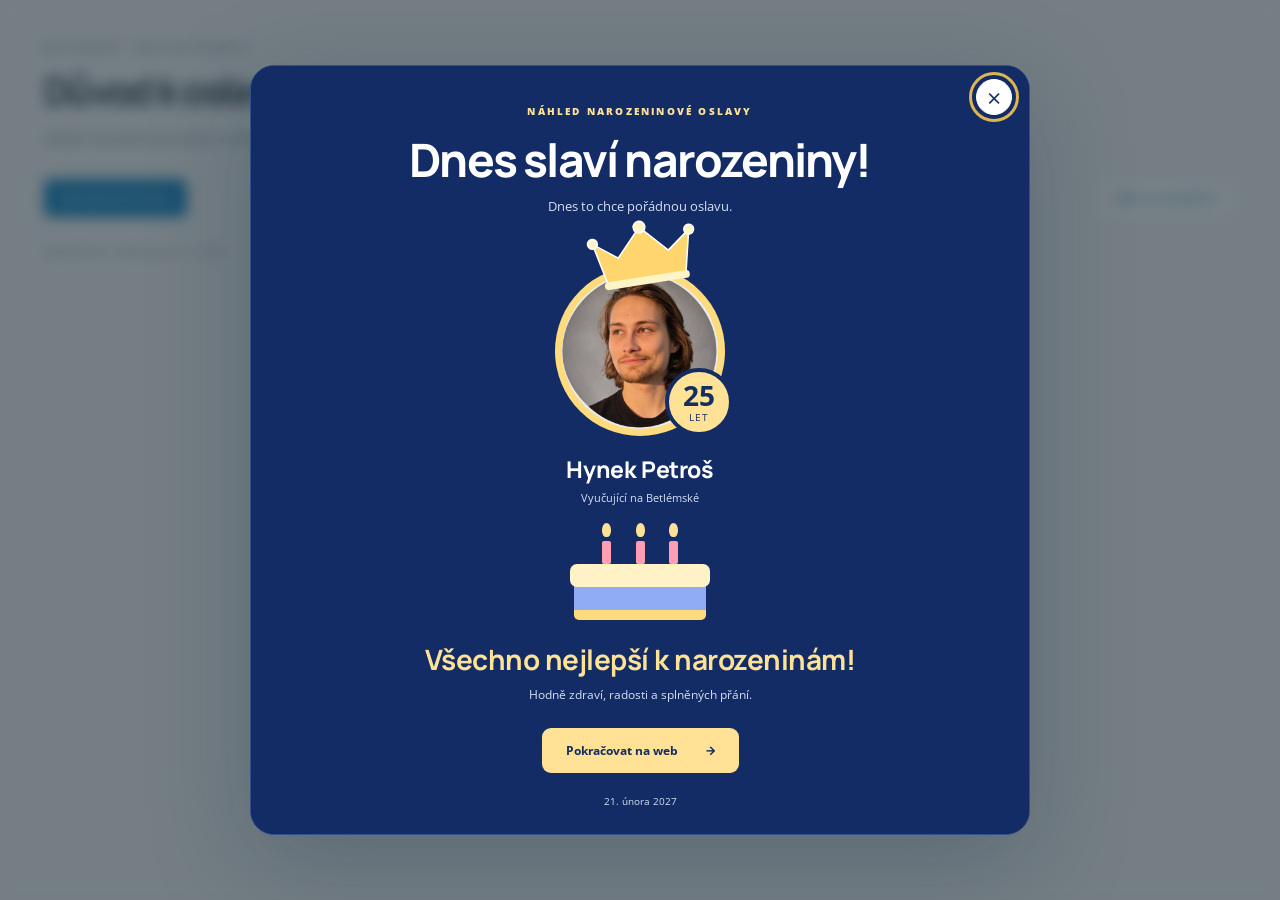
<file: celebration-preview.html>
<!doctype html><html lang="cs"><head><meta charset="utf-8"><meta name="viewport" content="width=device-width,initial-scale=1"><meta name="robots" content="noindex"><title>Náhled oslav · Betlémská</title><link rel="stylesheet" href="style.css?v=20261109-substitution"><link rel="stylesheet" href="celebrations.css?v=20261109-substitution"><script src="lesson-changes.js?v=20261109-substitution" defer></script><script src="calendar-core.js?v=20261109-substitution" defer></script><script src="celebrations.js?v=20261109-substitution" defer></script><script src="celebration-preview.js?v=20261109-substitution" defer></script></head><body><main id="main"><div class="page-head"><div class="eyebrow">BETLÉMSKÁ · NÁHLED ANIMACE</div><h1>Důvod k oslavě.</h1><p class="lead">Ukázka narozeninové oslavy a svátečního přání. Jde o náhled, nikoli dnešní událost.</p></div><div class="toolbar"><button type="button" class="btn" id="birthday-preview">Narozeninová oslava</button><button type="button" class="btn light" id="nameday-preview">Sváteční přání</button><button type="button" class="btn light" id="advance-preview">Přání předem</button><a class="btn light" href="index.html#home">Zpět na rozcestník ↗</a></div><p class="subtle" id="preview-status" role="status">Načítám náhled…</p></main></body></html>
</file>
<file: teacher-links.css>
.teacher-social-links{display:flex;flex-wrap:wrap;gap:9px;align-items:center}
.teacher-social-link{display:inline-flex;align-items:center;justify-content:center;gap:9px;min-height:44px;padding:9px 13px;border:1px solid #d7e1e8;border-radius:8px;background:#fff;color:#435462;font-size:12px;font-weight:600;line-height:1.4;text-decoration:none;transition:background .15s,border-color .15s,color .15s}
.teacher-link-icon{display:block;width:19px;height:19px;flex:none}
.teacher-link-arrow{font-weight:400;color:#81909b;font-size:13px}
.teacher-social-link:hover{background:#eaf4fb;border-color:#8ab7d1;color:#176a99}
.teacher-social-link:focus-visible{outline:3px solid #2189c4;outline-offset:3px}
.teacher-card-shell{display:flex;flex-direction:column;min-width:0}
.teacher-card-shell>.teacher-card{width:100%;flex:1}
.teacher-card-shell.has-social-links>.teacher-card{border-radius:9px 9px 0 0}
.teacher-card-shell .teacher-social-links--compact{padding:10px 15px;border:1px solid var(--line,#d7e1e8);border-top:0;border-radius:0 0 9px 9px;background:#f8fafb;gap:7px}
.teacher-social-links--compact .teacher-social-link{min-height:40px;padding:7px 10px;font-size:10px;gap:6px}
.teacher-social-links--compact .teacher-link-icon{width:16px;height:16px}
.teacher-social-links--compact .teacher-link-arrow{display:none}
.teacher-link-preview{display:inline-flex;gap:9px;align-items:center;color:#465865;font-size:12px;min-height:42px;padding:8px 10px;border-radius:7px;background:#edf3f7}
.teacher-link-preview small{display:block;font-size:9px;font-weight:400;color:#6a7d8c;margin-top:3px}
.link-row [data-link-preview]{grid-column:1/-1;justify-self:start}
@media(max-width:600px){.teacher-social-link{max-width:100%;overflow-wrap:anywhere}.teacher-social-link>span:not(.teacher-link-arrow){min-width:0}.teacher-social-links--compact .teacher-social-link{min-height:44px}.teacher-card-shell .teacher-social-links--compact{padding:9px 15px}}

.teacher-social-link--youtube{color:#b72020}.teacher-social-link--youtube:hover{background:#fff1f1;border-color:#e39b9b;color:#a21717}
.cabinet-link{display:inline-flex;align-items:center;gap:10px;min-height:44px;background:transparent;border:0;padding:0;color:#176a99;font:inherit;font-weight:600;text-align:left;cursor:pointer;text-decoration:underline;text-underline-offset:4px}.cabinet-link:hover{color:#0a4a70}.cabinet-link:focus-visible{outline:3px solid #2189c4;outline-offset:3px;border-radius:3px}.cabinet-back{min-height:44px;margin-bottom:16px}
.teacher-review blockquote{margin:0 0 15px;padding:16px 20px;border-left:3px solid #2189c4;background:#f3f7fa;border-radius:0 8px 8px 0}.teacher-review blockquote p{margin:0 0 10px;line-height:1.65}.teacher-review blockquote footer{font-size:11px;color:#637683;line-height:1.5}

.teacher-review blockquote p{white-space:pre-line;overflow-wrap:anywhere}
</file>
<file: celebrations.css>
.nameday-banner{position:relative;display:flex;align-items:center;gap:19px;margin:0 0 30px;padding:24px 25px;border:1px solid #d7e5e8;border-radius:14px;background:linear-gradient(110deg,#edf5f7,#f9f7ee);color:#273a46;isolation:isolate}.nameday-banner small{display:block;color:#39758c;font-size:9px;font-weight:800;letter-spacing:1.7px;margin-bottom:5px}.nameday-banner strong{display:block;font-size:17px;line-height:1.4}.nameday-banner div>span{font-size:11px;color:#68777e}.nameday-banner>button{margin-left:auto;border:0;background:transparent;color:#1a719d;white-space:nowrap;font-size:12px;font-weight:700;padding:12px 0 12px 12px}.nameday-mini-portraits{display:flex;gap:5px;flex-shrink:0;margin-top:8px}.nameday-portrait{display:inline-block;position:relative;isolation:isolate;width:150px;height:150px;flex-shrink:0}.nameday-portrait>img{display:block;object-fit:cover;border-radius:50%;width:100%;height:100%;box-shadow:0 0 0 6px #fff,0 12px 30px #253e4920;background:#e7ecef}.nameday-hat{position:absolute;top:-43%;left:38%;width:67%;height:auto;transform:translateX(-50%) rotate(-13deg);filter:drop-shadow(1px 3px 2px #21364120);pointer-events:none;z-index:2}.nameday-portrait.is-small{width:45px;height:45px}.nameday-portrait.is-small>img{box-shadow:0 0 0 3px #fff}.nameday-dialog{width:min(700px,calc(100% - 28px));max-height:calc(100dvh - 28px);padding:0;border:1px solid #dbe4e8;border-radius:24px;background:#f7f9fa;color:#273b49;box-shadow:0 28px 100px #172e4940;overflow:auto}.nameday-dialog::backdrop{background:#12232b90;backdrop-filter:blur(7px)}body.nameday-open{overflow:hidden}.nameday-scene{position:relative;overflow:hidden;isolation:isolate;text-align:center;padding:42px 36px 26px;background:radial-gradient(ellipse at 50% 16%,#e3f2f9,transparent 64%),linear-gradient(150deg,#fafbfc,#f6f7f5)}.nameday-close{position:absolute;right:17px;top:13px;width:36px;height:36px;display:grid;place-items:center;z-index:4;border:1px solid #dae1e6;background:#ffffffc9;border-radius:50%;color:#667c87;font-size:25px;line-height:1}.nameday-eyebrow{position:relative;font:800 10px 'Open Sans',sans-serif;letter-spacing:2.2px;color:#377c9d;margin:0 0 16px}.nameday-scene h2{font:750 clamp(30px,5vw,46px)/1.15 'Manrope','Open Sans',sans-serif;letter-spacing:-1.8px;color:#253c4b;margin:0 0 10px}.nameday-scene #nameday-description{font-size:13px;color:#71818a;margin:0;position:relative}.nameday-people{position:relative;display:flex;flex-wrap:wrap;justify-content:center;gap:26px 40px;padding:85px 0 22px}.nameday-person{min-width:170px;max-width:240px;text-align:center}.nameday-person h3{font:750 23px/1.25 'Manrope','Open Sans',sans-serif;margin:22px 0 6px;color:#273d4b;letter-spacing:-.4px}.nameday-person p{font-size:11px;margin:0 0 7px;color:#84929a}.nameday-profile{border:0;padding:5px 10px;background:transparent;color:#247ea9;font-size:11px;font-weight:650}.nameday-wish{position:relative;font:700 23px/1.3 'Manrope','Open Sans',sans-serif;letter-spacing:-.5px;margin:0 0 8px;color:#39646e}.nameday-tip{position:relative;font-size:12px;line-height:1.6;color:#7a878e;max-width:360px;margin:0 auto 23px}.nameday-continue{position:relative;display:inline-flex;align-items:center;justify-content:center;gap:28px;border:0;border-radius:9px;background:var(--cms-accent,#1f8cc7);color:white;font-size:12px;font-weight:700;padding:14px 24px}.nameday-date{position:relative;display:block;margin-top:21px;color:#8f9aa0;font-size:10px}.nameday-confetti{position:absolute;inset:0;overflow:hidden;pointer-events:none;z-index:-1}.nameday-confetti i{position:absolute;top:-30px;left:var(--x);width:7px;height:12px;border-radius:2px;background:var(--shade);opacity:0;animation:nameday-confetti var(--duration) var(--delay) 2 both ease-out}.nameday-confetti i:nth-child(3n){border-radius:50%;width:7px;height:7px}.nameday-people.is-group .nameday-portrait{width:125px;height:125px}.nameday-people.is-group .nameday-person h3{font-size:20px}.nameday-people.is-group{padding-top:70px}.nameday-dialog[open] .nameday-person{animation:nameday-pop .7s cubic-bezier(.2,.8,.2,1) both}.nameday-dialog[open] .nameday-person:nth-child(2){animation-delay:.12s}.nameday-close:focus-visible,.nameday-profile:focus-visible,.nameday-continue:focus-visible,.nameday-banner button:focus-visible{outline:3px solid #dfb453;outline-offset:4px}@keyframes nameday-confetti{0%{transform:translate3d(0,-10px,0) rotate(0deg);opacity:0}10%{opacity:.75}85%{opacity:.6}100%{transform:translate3d(calc(var(--turn)*50px),680px,0) rotate(calc(var(--turn)*390deg));opacity:0}}@keyframes nameday-pop{from{transform:translateY(20px) scale(.92);opacity:0}to{transform:none;opacity:1}}@media(max-width:540px){.nameday-scene{padding:38px 20px 23px}.nameday-dialog{border-radius:18px}.nameday-banner{padding:20px 16px;gap:14px;flex-wrap:wrap;margin-bottom:24px}.nameday-banner strong{font-size:14px}.nameday-banner>button{margin:0 0 0 58px;padding:0;font-size:11px}.nameday-scene h2{font-size:31px;letter-spacing:-1.1px}.nameday-people{padding-top:74px}.nameday-portrait{width:135px;height:135px}.nameday-people.is-group{gap:24px 12px}.nameday-people.is-group .nameday-person{min-width:125px;max-width:145px}.nameday-people.is-group .nameday-portrait{width:105px;height:105px}.nameday-people.is-group .nameday-person h3{font-size:17px}.nameday-wish{font-size:21px}}@media(prefers-reduced-motion:reduce){.nameday-confetti{display:none}.nameday-dialog[open] .nameday-person{animation:none}}

/* Birthdays have a distinct, larger party scene; name-day styling stays separate. */
.birthday-dialog{width:min(780px,calc(100% - 28px));border-color:#34518b;background:#132c65;color:#fff}
.birthday-dialog .nameday-scene{background:#132c65;padding-top:38px}
.birthday-dialog .nameday-scene h2,.birthday-dialog .nameday-person h3{color:#fff}
.birthday-dialog .nameday-scene #nameday-description,.birthday-dialog .nameday-person p,.birthday-dialog .nameday-tip,.birthday-dialog .nameday-date{color:#d4dff3}
.birthday-dialog .nameday-eyebrow,.birthday-dialog .nameday-wish,.birthday-dialog .nameday-profile{color:#ffe296}
.birthday-dialog .nameday-wish{font-size:28px}
.birthday-dialog .nameday-people{padding-top:58px;padding-bottom:18px}
.birthday-dialog .nameday-portrait{width:156px;height:156px}
.birthday-dialog .nameday-portrait>img{box-shadow:0 0 0 7px #ffdb7e}
.birthday-crown{position:absolute;top:-35%;left:15%;width:75%;height:auto;transform:rotate(-9deg);z-index:2}
.birthday-age{position:absolute;right:-15px;bottom:-7px;width:68px;height:68px;display:flex;flex-direction:column;justify-content:center;align-items:center;border:4px solid #132c65;border-radius:50%;background:#ffe296;color:#152e60}
.birthday-age b{font-size:28px;line-height:1.05}.birthday-age small{font-size:10px;text-transform:uppercase;letter-spacing:1px}
.birthday-dialog .nameday-continue{background:#ffe296;color:#142d61}
.birthday-dialog .nameday-close{color:#173361;background:#fff;border-color:#fff}
.birthday-dialog .nameday-confetti i{width:9px;height:16px;animation-duration:5s;animation-iteration-count:2}
.birthday-balloons{position:absolute;inset:0;z-index:-1;overflow:hidden;pointer-events:none}
.birthday-balloons i{position:absolute;left:var(--x);bottom:-180px;width:42px;height:54px;border-radius:50%;background:var(--balloon);opacity:.7;animation:birthday-float 8s var(--delay) 1 both ease-out}
.birthday-balloons i:after{content:'';position:absolute;top:53px;left:21px;width:1px;height:90px;background:#ffffff80}
.birthday-cake{position:relative;width:132px;height:90px;margin:0 auto 21px;animation:birthday-cake 1s .1s both ease-out}
.birthday-cake-base{position:absolute;bottom:0;left:0;width:132px;height:49px;border-radius:5px;background:#90adf3;border-bottom:10px solid #ffdb7e}
.birthday-icing{position:absolute;bottom:33px;left:-4px;width:140px;height:23px;border-radius:7px;background:#fff2c7;z-index:1}
.birthday-candles{position:absolute;bottom:56px;left:28px;width:76px;display:flex;justify-content:space-between}
.birthday-candles i{position:relative;display:block;width:9px;height:23px;background:#ff9db2;border-radius:2px}
.birthday-candles i:before{content:'';position:absolute;width:9px;height:14px;left:0;top:-18px;border-radius:50% 50% 45% 45%;background:#ffe296;animation:birthday-flame 2s 4 alternate ease-in-out}
.birthday-banner{background:#e9edff;border-color:#b7c7eb}.birthday-banner small,.birthday-banner>button{color:#244b99}.birthday-banner .birthday-crown{top:-35%}
.celebration-advance{margin:0 0 22px;padding:18px 22px;border:1px solid #e6d4aa;border-radius:12px;background:#fff8e7;color:#644b1e}.celebration-advance strong{font-size:14px}.celebration-advance p{font-size:12px;line-height:1.7;margin:7px 0 0}.celebration-advance button{padding:2px 5px;border:0;background:none;color:#175d86;font:inherit;text-decoration:underline;cursor:pointer}
@keyframes birthday-float{0%{transform:translateY(0) rotate(-10deg);opacity:0}12%{opacity:.7}100%{transform:translateY(-1000px) rotate(12deg);opacity:0}}
@keyframes birthday-cake{from{transform:translateY(20px) scale(.75);opacity:0}to{transform:none;opacity:1}}
@keyframes birthday-flame{from{transform:scale(.9) rotate(-5deg)}to{transform:scale(1.08) rotate(5deg)}}
@media(max-width:540px){.birthday-dialog .nameday-wish{font-size:23px}.birthday-dialog .nameday-portrait{width:135px;height:135px}.birthday-dialog .nameday-people.is-group .nameday-portrait{width:100px;height:100px}.birthday-dialog .nameday-people.is-group .birthday-age{width:50px;height:50px}.birthday-dialog .nameday-people.is-group .birthday-age b{font-size:20px}.birthday-balloons i{width:32px;height:44px}}
@media(prefers-reduced-motion:reduce){.birthday-balloons{display:none}.birthday-cake,.birthday-candles i:before{animation:none}}
</file>
<file: style.css>
@import url('https://fonts.googleapis.com/css2?family=Open+Sans:wght@400;500;600;650;700&family=DM+Sans:wght@400;450;500;550;600;650;700&family=Manrope:wght@400;500;600;650;700;750;800&display=swap');
:root{--bg:#f7f8f6;--side:#eef0ee;--ink:#282f2b;--muted:#727b74;--line:#e2e6df;--green:#e6eee0;--dark:#303733;--white:#fff}*{box-sizing:border-box}body{margin:0;background:var(--bg);color:var(--ink);font:14px 'DM Sans',sans-serif}button,input,select,textarea{font:inherit}button,a,input,select,textarea{-webkit-tap-highlight-color:transparent}a{color:inherit;text-decoration:none}button{cursor:pointer;color:inherit}button:disabled{cursor:default}button:focus-visible,a:focus-visible,input:focus-visible,select:focus-visible,textarea:focus-visible{outline:3px solid #778f70;outline-offset:3px}svg{width:21px;height:21px;fill:none;stroke:currentColor;stroke-width:1.6;stroke-linecap:round;stroke-linejoin:round;flex-shrink:0}.sidebar{position:fixed;inset:0 auto 0 0;width:238px;background:var(--side);border-right:1px solid var(--line);display:flex;flex-direction:column;padding:35px 22px;z-index:10}.brand{display:flex;align-items:center;gap:12px;font:800 23px Manrope,sans-serif;letter-spacing:-1px}.brand-mark{position:relative;width:37px;height:43px;font-size:46px;line-height:40px}.brand-mark span{position:absolute;font-size:22px;right:-3px;top:-10px}.brand-sub{display:block;margin-top:5px;font:600 8px 'DM Sans',sans-serif;letter-spacing:1.7px;color:var(--muted)}.side-label{font-size:9px;font-weight:700;letter-spacing:1.7px;color:#8b938c;margin:61px 12px 18px}nav{display:flex;flex-direction:column;gap:7px}nav a{display:flex;align-items:center;gap:13px;border-radius:8px;padding:13px 14px;color:#687168;font-weight:500;transition:.18s}nav a:hover{background:#e4e8e0}nav a.active{background:#dce3d6;color:#2d392d}nav a .nav-extra{margin-left:auto;font-size:10px;border:1px solid #c5cfbf;border-radius:4px;padding:2px 5px}.side-bottom{margin-top:auto;font-size:11px;color:var(--muted);padding:28px 12px 0}.edition{display:flex;align-items:center;gap:7px;font-size:10px}.tiny-dot{display:inline-block;width:6px;height:6px;border-radius:50%;background:#6b8264}.side-bottom p{line-height:1.8;margin:17px 0 23px}.side-bottom a{display:flex;justify-content:space-between;border-top:1px solid #dce1d7;padding-top:19px;font-size:10px}.shell{margin-left:238px}.topbar{height:89px;padding:0 44px;display:flex;align-items:center;justify-content:space-between;border-bottom:1px solid var(--line);gap:20px;background:#f9faf8}.crumb{font-size:11px;color:var(--muted)}.crumb span{margin:0 12px;color:#b3bbb2}.crumb strong{font-weight:500;color:var(--ink)}.top-right{display:flex;align-items:center;gap:25px}.today{font-size:11px;color:var(--muted)}.class-pill{display:flex;align-items:center;gap:12px;background:transparent;border:0;border-left:1px solid var(--line);padding:0 0 0 23px;font-size:11px}.class-avatar{display:grid;place-items:center;width:32px;height:32px;border:1px solid #dce2d7;border-radius:50%;background:#e4eadd;font-size:12px}main{max-width:1500px;margin:auto;padding:40px 44px 55px;min-height:calc(100vh - 158px)}.eyebrow{font-size:10px;font-weight:650;letter-spacing:1.8px;color:var(--muted);text-transform:uppercase}h1,h2,h3,p{margin-top:0}h1,h2,h3{font-family:Manrope,sans-serif}h1{font-size:38px;line-height:1.25;letter-spacing:-1.7px;font-weight:650;margin:13px 0 12px}h2{font-size:19px;letter-spacing:-.6px;font-weight:650;margin-bottom:7px}h3{font-size:15px;font-weight:650;letter-spacing:-.3px}.lead{color:var(--muted);font-size:13px;line-height:1.7}.greeting{display:flex;justify-content:space-between;align-items:end;gap:20px;margin-bottom:27px}.search{height:46px;display:flex;align-items:center;gap:10px;border:1px solid #dce1d9;background:white;border-radius:8px;padding:0 15px;min-width:280px}.search svg{width:17px;color:#818a80}.search input{border:0;outline:none;background:transparent;width:100%;min-width:0;font-size:12px}.search kbd{font-size:10px;color:#9ca498;border:1px solid var(--line);padding:3px 5px;border-radius:4px}.hero{display:grid;grid-template-columns:1.2fr 1fr;min-height:238px;border-radius:12px;background:#e9ece8;border:1px solid #dfe4d9;overflow:hidden;position:relative;margin-bottom:33px}.hero-copy{padding:31px 32px;position:relative;z-index:2}.hero .eyebrow{font-size:9px}.hero h2{font-size:29px;letter-spacing:-1.2px;line-height:1.3;margin:16px 0 12px}.hero p{font-size:12px;line-height:1.8;color:#6d7769;max-width:310px;margin-bottom:19px}.btn{display:inline-flex;align-items:center;justify-content:center;gap:12px;border:1px solid var(--ink);border-radius:6px;background:var(--ink);color:white;min-height:38px;padding:10px 16px;font-size:11px;font-weight:500}.btn:hover{background:#465341}.btn svg{width:15px;height:15px}.btn.light{background:white;border-color:var(--line);color:var(--ink)}.btn.light:hover{background:var(--side)}.hero-art{position:relative;display:flex;align-items:center;justify-content:center;overflow:hidden}.building{width:100%;height:100%;max-height:270px;stroke:#7e8977;stroke-width:.8}.hero-art:after{content:'BETLÉMSKÁ 4 · PRAHA 1';position:absolute;bottom:20px;right:24px;color:#7c8776;font-size:8px;letter-spacing:2px}.section-head{display:flex;justify-content:space-between;align-items:center;margin-bottom:17px;gap:15px}.section-head h2{margin:0;font-size:17px}.text-link{display:inline-flex;align-items:center;gap:12px;font-size:11px;color:var(--muted);background:none;border:0}.text-link:hover{color:var(--ink)}.dashboard-grid{display:grid;grid-template-columns:minmax(0,1.65fr) minmax(270px,1fr);gap:27px}.quick-grid{display:grid;grid-template-columns:1fr 1fr;gap:13px}.quick-card{min-height:164px;border:1px solid var(--line);border-radius:9px;background:white;padding:20px;position:relative;transition:.2s}.quick-card:hover{transform:translateY(-3px);border-color:#b6c0b0;box-shadow:0 8px 18px #283b2310}.quick-icon{display:grid;place-items:center;width:34px;height:34px;background:#f0f3ec;border-radius:7px;margin-bottom:18px}.quick-card h3{margin:0 0 7px;font-size:14px}.quick-card p{font-size:10px;line-height:1.7;margin:0;color:var(--muted);padding-right:15px}.arrow{position:absolute;right:20px;top:26px;font-size:18px;color:#a0a99a}.quick-card.dark{background:var(--dark);color:#fff;border-color:var(--dark)}.quick-card.dark .quick-icon{background:#ffffff12}.quick-card.dark p{color:#c3cdbf}.quick-card.dark .arrow{color:#c0ccbb}.small-tag{position:absolute;top:24px;right:17px;font-size:8px;letter-spacing:.5px;border:1px solid #71816c;border-radius:4px;padding:3px 6px;color:#d0d9c9}.calendar-card{background:white;border:1px solid var(--line);border-radius:9px;padding:21px}.mini-cal-head{display:flex;justify-content:space-between;align-items:center;margin-bottom:20px;font-size:12px;font-weight:600}.cal-controls{display:flex;gap:8px}.cal-controls button{border:0;background:none;padding:1px 5px;color:#7c8579;font-size:16px}.mini-calendar{display:grid;grid-template-columns:repeat(7,1fr);gap:6px;text-align:center}.mini-calendar span,.mini-calendar button{font-size:10px;min-height:23px;display:grid;place-items:center}.mini-calendar .dow{color:#949d90;font-size:8px}.mini-calendar button{border:0;background:transparent;border-radius:5px;position:relative}.mini-calendar button:hover{background:var(--side)}.mini-calendar button.current{background:var(--dark);color:white}.mini-calendar button.event:after{content:'';position:absolute;bottom:1px;left:calc(50% - 1px);height:3px;width:3px;background:#82936f;border-radius:50%}.mini-calendar button.holiday{color:#9b735c}.mini-calendar .blank{opacity:0}.cal-legend{border-top:1px solid var(--line);margin-top:13px;padding-top:14px;font-size:9px;color:var(--muted);display:flex;gap:6px;align-items:center}.events-mini{margin-top:15px}.event-row{display:flex;gap:13px;padding:15px 0;border-bottom:1px solid var(--line);align-items:center}.event-row:last-child{border:0;padding-bottom:0}.date-block{background:#eef1e9;border:1px solid #e1e6dc;border-radius:6px;width:42px;height:45px;display:flex;flex-direction:column;align-items:center;justify-content:center;flex-shrink:0}.date-block b{font-family:Manrope;font-size:17px;line-height:1.1;font-weight:650}.date-block span{font-size:8px;margin-top:3px;color:var(--muted);text-transform:uppercase}.event-row h3{font-family:'DM Sans',sans-serif;font-size:11px;margin:0 0 5px;letter-spacing:0;font-weight:550}.event-row p{font-size:9px;margin:0;color:var(--muted)}.useful{margin-top:31px}.useful-links{display:flex;border-top:1px solid var(--line);border-bottom:1px solid var(--line)}.useful-links a{flex:1;display:flex;justify-content:space-between;padding:19px 16px;font-size:11px;border-right:1px solid var(--line)}.useful-links a:first-child{padding-left:0}.useful-links a:last-child{border:0}.useful-links a:hover{color:#638452}footer{max-width:1500px;margin:0 auto;display:flex;justify-content:space-between;gap:20px;padding:22px 44px;border-top:1px solid var(--line);font-size:9px;color:#899184}footer a{white-space:nowrap}.page-head{margin-bottom:30px}.page-head .lead{max-width:650px}.toolbar{display:flex;justify-content:space-between;gap:15px;margin:25px 0}.toolbar .search{flex:1;max-width:440px}select{border:1px solid var(--line);background:white;border-radius:6px;padding:9px 13px;font-size:12px;max-width:100%}.chip{display:inline-flex;align-items:center;gap:5px;background:#edf0e9;border:1px solid #e2e7dd;color:#677561;border-radius:5px;padding:5px 8px;font-size:9px}.notice{padding:14px 17px;border:1px solid #dce3d5;background:#eef2e9;color:#667360;border-radius:7px;font-size:11px;line-height:1.8;margin:20px 0}.teacher-grid{display:grid;grid-template-columns:repeat(3,1fr);gap:15px}.teacher-card{display:flex;flex-direction:column;min-height:191px;text-align:left;padding:21px;background:#fff;border:1px solid var(--line);border-radius:9px;transition:.2s}.teacher-card:hover{border-color:#a8b79e;transform:translateY(-2px)}.person-top{display:flex;align-items:center;gap:12px;margin-bottom:17px}.avatar{width:43px;height:43px;border-radius:50%;background:#e9eee4;display:grid;place-items:center;color:#6f8065;font:600 13px Manrope;object-fit:cover;object-position:center 22%;flex-shrink:0}.teacher-card h3{font-size:13px;margin-bottom:5px}.teacher-card .person-title{font-size:10px;color:var(--muted)}.teacher-card .subjects{font-size:10px;color:var(--muted);margin-bottom:15px;min-height:14px}.teacher-meta{display:flex;justify-content:space-between;align-items:center;margin-top:auto;border-top:1px solid #edf0e8;padding-top:13px;font-size:10px}.status{font-size:9px;display:flex;align-items:center;gap:5px;color:#7b8375}.status:before{content:'';width:5px;height:5px;border-radius:50%;background:#aeb3aa}.status.yes:before{background:#6d8b5e}.status.no:before{background:#be8b79}.empty{padding:50px 30px;text-align:center;background:white;border:1px dashed #cdd5c7;border-radius:10px;color:var(--muted);line-height:1.8}.empty svg{width:38px;height:38px;margin-bottom:15px}.empty h2{color:var(--ink)}.schedule-wrap{overflow:auto;border:1px solid var(--line);border-radius:8px;background:white}.schedule{width:100%;min-width:900px;border-collapse:collapse;table-layout:fixed}.schedule th{font-size:10px;font-weight:550;color:var(--muted);padding:14px 3px;background:#f1f4ed;border-right:1px solid #e3e8de;border-bottom:1px solid var(--line)}.schedule th:first-child{width:62px}.schedule th span{display:block;font-size:8px;font-weight:400;margin-top:5px;color:#8a9385}.schedule td{height:92px;border-right:1px solid #e8ece4;border-bottom:1px solid #e8ece4;padding:5px;vertical-align:top}.schedule tr:last-child td{border-bottom:0}.schedule td:last-child{border-right:0}.schedule .day{font-size:10px;font-weight:600;vertical-align:middle;text-align:center;background:#fbfcfa}.lesson{display:flex;flex-direction:column;align-items:center;justify-content:center;width:100%;min-height:76px;background:#eaf0e4;border:1px solid #dde6d5;border-radius:5px;padding:8px 2px;margin-bottom:3px;gap:5px}.lesson:hover{background:#dce8d2}.lesson b{font-size:12px}.lesson span{font-size:9px;color:#68795e}.lesson small{font-size:8px;color:#6c7f61}.no-record{display:block;text-align:center;color:#c0c7ba;font-size:10px;padding-top:24px}.original-pdf{font-size:11px;display:inline-flex;align-items:center;gap:7px}.room-grid{display:grid;grid-template-columns:repeat(4,1fr);gap:13px}.room-card{padding:22px 18px;border:1px solid var(--line);background:#fff;border-radius:8px;text-align:left}.room-card b{font:600 22px Manrope;letter-spacing:-.7px;display:block;margin:13px 0 8px}.room-card small{font-size:10px;color:var(--muted)}.room-card:hover{border-color:#9caa93}.events-list{display:grid;gap:12px}.event-card{display:flex;align-items:center;gap:20px;border:1px solid var(--line);border-radius:8px;padding:20px;background:white}.event-card .date-block{width:52px;height:57px}.event-card .date-block b{font-size:23px}.event-card h3{font-size:13px;margin:0 0 7px}.event-card p{font-size:11px;color:var(--muted);margin:0}.event-card .chip{margin-left:auto;white-space:nowrap}.intro-row{display:flex;align-items:center;justify-content:space-between;gap:20px}.source-list{display:grid;gap:12px}.source-list a{display:flex;align-items:center;justify-content:space-between;padding:22px;background:#fff;border:1px solid var(--line);border-radius:8px;font-size:13px}.source-list p{font-size:11px;color:var(--muted);margin:7px 0 0}.plan-form{display:flex;gap:12px;flex-wrap:wrap;margin:20px 0}.plan-form input[type=text]{padding:10px;border:1px solid var(--line);border-radius:5px}.plan-view img{max-width:100%;max-height:700px}.plan-view iframe{width:100%;height:650px;border:1px solid var(--line)}.plan-item{margin:20px 0}dialog{border:1px solid #d6ddcf;border-radius:14px;padding:25px 30px;max-width:1150px;width:calc(100% - 50px);max-height:90dvh;color:var(--ink);background:#f8faf6;box-shadow:0 24px 90px #12250e35}dialog::backdrop{background:#25302070;backdrop-filter:blur(3px)}.modal-top{display:flex;align-items:center;justify-content:space-between;margin-bottom:15px;color:var(--muted);font-size:9px;letter-spacing:1.5px}.icon-btn{border:0;background:none;font-size:27px;line-height:1;padding:3px 7px}.profile-head{display:flex;align-items:center;gap:18px;margin:5px 0 25px}.profile-head .avatar{width:74px;height:74px;font-size:22px}.profile-head h2{font-size:25px;margin-bottom:7px}.profile-head p{margin:0;color:var(--muted);font-size:11px}.profile-info{display:flex;gap:10px;flex-wrap:wrap;margin-bottom:25px}.info-box{padding:14px 17px;background:white;border:1px solid var(--line);border-radius:7px;flex:1;min-width:140px}.info-box small{font-size:9px;color:var(--muted);display:block;margin-bottom:8px}.info-box a,.info-box strong{font-size:11px;font-weight:500;overflow-wrap:anywhere}.profile-section{margin-top:25px}.profile-section h3{font-size:13px;margin-bottom:14px}.profile-form{display:flex;gap:12px;flex-wrap:wrap}.profile-form textarea{width:100%;padding:12px;border:1px solid var(--line);border-radius:6px;min-height:80px;background:white;resize:vertical}.profile-form .btn{margin-left:auto}.toast{position:fixed;bottom:25px;left:50%;transform:translate(-50%,30px);padding:13px 23px;background:var(--dark);color:white;border-radius:7px;opacity:0;pointer-events:none;z-index:100;font-size:12px;transition:.25s}.toast.show{opacity:1;transform:translate(-50%,0)}.skip{position:fixed;top:-100px;left:10px;z-index:101;background:white;padding:12px}.skip:focus{top:10px}.hidden{display:none!important}.loading{padding:100px 0;text-align:center;color:var(--muted)}.calendar-layout{display:grid;grid-template-columns:1fr 300px;gap:25px}.calendar-sidebar{align-self:start;position:sticky;top:20px}.subtle{font-size:10px;color:var(--muted);line-height:1.8}.row-links{display:flex;gap:12px;align-items:center}.star{color:#647d53}.result-group{margin:20px 0}.result-group h3{font-size:11px;color:var(--muted);letter-spacing:1px}.result-item{display:flex;justify-content:space-between;align-items:center;width:100%;padding:16px;background:white;border:1px solid var(--line);border-radius:6px;margin:7px 0;text-align:left}.result-item small{color:var(--muted)}
@media(min-width:1500px){main{padding-top:45px}.hero{min-height:270px}.hero h2{font-size:34px}.quick-card{min-height:179px}}
@media(max-width:1150px){.sidebar{width:200px;padding:30px 15px}.brand{font-size:21px}.shell{margin-left:200px}.topbar{padding:0 28px}main{padding:32px 28px}.greeting{display:block}.greeting .search{max-width:400px;margin-top:20px}.dashboard-grid{gap:18px;grid-template-columns:1.45fr 1fr}.hero-copy{padding:25px}.hero h2{font-size:25px}.teacher-grid{grid-template-columns:repeat(2,1fr)}.room-grid{grid-template-columns:repeat(3,1fr)}footer{padding:22px 28px;flex-wrap:wrap}}
@media(max-width:800px){.sidebar{width:76px;padding:28px 11px;align-items:center}.brand>span:last-child,.side-label,.side-bottom{display:none}.brand{margin-bottom:35px}.brand-mark{margin-left:0}nav a{padding:15px;justify-content:center}nav .nav-name,nav .nav-extra{display:none}nav{gap:10px}.shell{margin-left:76px}.topbar{height:72px;padding:0 22px}.today{display:none}.top-right{gap:0}main{padding:30px 22px}.dashboard-grid{grid-template-columns:1fr}.right-panel{display:grid;grid-template-columns:1fr 1fr;gap:15px;align-items:start}.right-panel>.section-head{grid-column:1/-1;margin-bottom:0}.events-mini{margin-top:0}.hero{grid-template-columns:1.2fr 1fr}.hero-art{opacity:.7}.hero h2{font-size:25px}.room-grid{grid-template-columns:repeat(2,1fr)}.calendar-layout{grid-template-columns:1fr}.calendar-sidebar{position:static;grid-row:1}.calendar-sidebar .calendar-card{max-width:380px}.useful-links{flex-wrap:wrap}.useful-links a{flex:1 1 45%;border-bottom:1px solid var(--line)}.useful-links a:nth-child(3){padding-left:0}h1{font-size:32px}}
@media(max-width:530px){.sidebar{position:fixed;top:auto;bottom:0;right:0;width:100%;height:69px;flex-direction:row;padding:0;background:#f0f3ed;border-top:1px solid #d4ddce;border-right:0}.sidebar .brand{display:none}nav{width:100%;display:grid;grid-template-columns:repeat(6,1fr);gap:0}nav a{flex-direction:column;gap:6px;border-radius:0;padding:11px 0 9px}nav a svg{width:19px;height:19px}nav .nav-name{display:block;font-size:8px}nav .nav-extra{display:none}.shell{margin-left:0}.topbar{height:65px;padding:0 20px}.crumb{font-size:10px}.crumb span{margin:0 7px}.class-pill{padding-left:12px;gap:9px}main{padding:28px 20px 35px}h1{font-size:31px;letter-spacing:-1.3px}.eyebrow{font-size:9px}.lead{font-size:12px}.greeting{margin-bottom:22px}.greeting .search{margin-top:22px;min-width:0;max-width:none}.hero{grid-template-columns:1fr;min-height:250px;margin-bottom:29px}.hero-copy{padding:27px;max-width:83%}.hero h2{font-size:26px}.hero p{font-size:11px}.hero-art{position:absolute;right:-100px;top:8px;width:300px;height:260px;opacity:.18}.hero-art:after{display:none}.hero .btn{position:relative;z-index:2}.quick-grid{gap:10px}.quick-card{padding:17px;min-height:160px}.quick-card h3{font-size:13px}.quick-card p{font-size:10px;padding-right:0}.quick-icon{margin-bottom:17px}.arrow{right:16px;top:19px}.small-tag{font-size:7px;right:12px;top:23px}.right-panel{grid-template-columns:1fr}.events-mini{margin-top:0}.section-head h2{font-size:16px}.teacher-grid{grid-template-columns:1fr}.teacher-card{min-height:175px}.toolbar{flex-wrap:wrap}.toolbar .search{min-width:0;max-width:none;width:100%}.toolbar select{flex:1}.room-card{padding:17px}.room-card b{font-size:20px}.intro-row{align-items:flex-start;flex-direction:column}.event-card{padding:16px;gap:12px;flex-wrap:wrap}.event-card>div:nth-child(2){flex:1;min-width:180px}.event-card .chip{margin-left:64px}.calendar-card{padding:21px}.calendar-sidebar .calendar-card{max-width:none}dialog{padding:18px;width:calc(100% - 20px);max-height:94dvh}.profile-head h2{font-size:22px}.profile-head .avatar{width:56px;height:56px}.profile-info{gap:7px}.info-box{padding:12px;min-width:120px}.profile-form .btn{width:100%}footer{padding:22px 20px 95px;font-size:8px;gap:12px}.useful-links a{font-size:10px;padding:17px 10px}.source-list a{font-size:12px;padding:17px}.plan-form input{max-width:100%}.plan-view iframe{height:450px}.search kbd{display:none}}
@media(prefers-reduced-motion:reduce){*{transition:none!important;scroll-behavior:auto!important}}
/* School identity: original logo, neutral gray surfaces and Betlémská blue. */
:root{--bg:#f4f6f8;--side:#fff;--ink:#293743;--muted:#6b7782;--line:#dfe5ea;--green:#e8f3fa;--dark:#176f9f;--school-blue:var(--cms-accent,#1f8cc7);--school-blue-dark:#0f699c}
body{font-family:'Open Sans','DM Sans',sans-serif}.sidebar{background:#fff}.brand{flex-direction:column;gap:8px;align-items:center;letter-spacing:0}.school-logo{display:block;width:155px;height:auto;aspect-ratio:183/120;object-fit:contain}.brand-sub{font-size:8px;letter-spacing:2px;color:#6b7782}.side-label{margin-top:35px;color:#7d8a95}nav a{color:#626f79}nav a:hover{background:#f0f5f9}nav a.active{background:#e8f3fa;color:#147db7}nav a .nav-extra{border-color:#c5dce9}.side-bottom a{border-color:var(--line)}.side-bottom p{font-size:10px}.side-bottom .tiny-dot{background:var(--school-blue)}.topbar{background:#fff;height:96px}.school-heading>span{font-size:9px;letter-spacing:1.1px;color:#7f8b95;display:block;margin-bottom:9px}.school-heading .crumb{color:#667781}.top-right{gap:18px}.school-services{display:flex;gap:8px}.school-services a{border:1px solid #d5e4ed;border-radius:5px;color:#1888c3;background:#f8fcfe;padding:8px 11px;font-size:10px;font-weight:550}.school-services a:hover{background:#e8f3fa}.mobile-brand{display:none}.class-avatar{background:#e7f3fa;border-color:#cce1ed;color:#197ead}.eyebrow{color:#7c8a94}.page-head h1,.greeting h1{color:#293b49}.hero{grid-template-columns:1.1fr 1fr;min-height:280px;background:#1a7eaf;border:0;border-radius:9px;isolation:isolate}.hero-copy{padding:32px 34px;z-index:2}.hero .eyebrow{color:#d5edf9;font-size:8px;letter-spacing:1.6px}.hero h2{color:white;font-size:30px;font-weight:600;line-height:1.32;letter-spacing:-.9px}.hero p{color:#dfedf5;font-size:12px;max-width:340px}.hero-photo{position:relative;min-width:0;overflow:hidden}.hero-photo img{width:100%;height:100%;position:absolute;inset:0;object-fit:cover;object-position:54% 45%}.hero-photo:before{content:'';position:absolute;inset:0;background:linear-gradient(90deg,#1a7eaf 0%,#1a7eaf28 45%,#0b426710 100%);z-index:1}.hero-photo>span{position:absolute;bottom:20px;right:21px;z-index:2;font-size:8px;letter-spacing:1.8px;color:#fff;text-shadow:0 1px 7px #001e32}.hero .btn{background:white;color:#147cb2;border-color:white}.hero .btn:hover{background:#e7f3fa}.btn{background:var(--cms-accent,#1f8cc7);border-color:var(--cms-accent,#1f8cc7)}.btn:hover{background:#0f699c;border-color:#0f699c}.btn.light{color:#1b78a9;border-color:#d4e1e9;background:white}.btn.light:hover{background:#edf6fb}.quick-card.dark{background:#177aaf;border-color:#177aaf}.quick-card.dark p{color:#d7eaf5}.quick-card.dark .quick-icon{background:#ffffff1a}.quick-card.dark .small-tag{color:#e7f4fb;border-color:#71a9c8}.quick-icon{background:#f0f5f8;color:#2f83b3}.quick-card:hover{border-color:#a6c7da;box-shadow:0 6px 18px #183d5310}.quick-card .arrow{color:#7993a5}.calendar-card,.teacher-card,.room-card,.event-card,.quick-card{box-shadow:0 2px 5px #21364803}.mini-calendar button.current{background:var(--cms-accent,#1f8cc7)}.mini-calendar button.event:after{background:var(--cms-accent,#1f8cc7)}.cal-legend .tiny-dot{background:var(--cms-accent,#1f8cc7)}.date-block{background:#edf5fa;border-color:#dbe9f1;color:#176d9b}.date-block span{color:#60819a}.useful-links a:hover{color:var(--cms-accent,#1f8cc7)}.search{border-color:#dce4eb}.search:focus-within{border-color:#93bfda;box-shadow:0 0 0 3px var(--cms-accent,#1f8cc7)0c}.notice{background:#eef5fa;color:#566f81;border-color:#d3e3ee}.chip{background:#f0f5f9;border-color:#dce6ed;color:#52748a}.lesson{background:#eaf4fa;border-color:#d8e9f3}.lesson:hover{background:#d9edf8}.lesson span,.lesson small{color:#547c95}.schedule th{background:#eef4f8}.avatar{background:#edf2f5;color:#6b8598}.teacher-card h3{font-size:14px}.teacher-card .subjects{font-size:10px;line-height:1.8}.teacher-card .teacher-meta{gap:8px}.teacher-card.is-present{border-top:3px solid #339354}.teacher-card.is-away{border-top:3px solid #cf5651}.teacher-card.is-present .avatar{box-shadow:0 0 0 2px #c1e1ca}.teacher-card.is-away .avatar{box-shadow:0 0 0 2px #f0d0cd}.status{font-size:9px;line-height:1.5;border-radius:4px;padding:4px 6px;white-space:nowrap;font-weight:550}.status:before{width:6px;height:6px;flex-shrink:0}.status.yes{color:#176c36;background:#ecf8f0;border:1px solid #c8e5d1}.status.no{color:#a6322f;background:#fff0ef;border:1px solid #f0d2cf}.status.yes:before{background:#239447}.status.no:before{background:#d23e38}.status.unknown{background:#f0f2f4;color:#75818a;border:1px solid #dfe4e8}.presence-legend{display:flex;align-items:center;flex-wrap:wrap;gap:11px;margin:20px 0 10px}.presence-asof{margin-left:auto;color:#84919a;font-size:10px}.teacher-meta{flex-wrap:wrap;row-gap:10px}.teacher-card:hover{border-color:#a7bfce}.profile-info .info-box{background:#fff}.profile-head h2{color:#126b9b}.tour-card{display:grid;grid-template-columns:1fr 1.2fr;border:1px solid var(--line);border-radius:9px;background:white;overflow:hidden}.tour-cover{position:relative;min-height:270px}.tour-cover img{width:100%;height:100%;position:absolute;inset:0;object-fit:cover}.tour-cover:after{content:'';position:absolute;inset:0;background:#09446526}.tour-cover>span{position:absolute;bottom:20px;left:22px;color:#fff;font:600 28px Manrope;z-index:1}.tour-copy{padding:32px}.tour-copy h2{font-size:24px;line-height:1.4;color:#146fa2;margin:12px 0}.tour-copy .row-links{flex-wrap:wrap}.tour-card+.notice{margin-bottom:28px}.empty{border-color:#d0dce5}.empty svg{color:#91a6b5}.source-list a:hover{border-color:#adc9db}.source-list a svg{color:#188ac5}.toast{background:#174f71}dialog{background:#f6f8fa;border-color:#d8e2ea}button:focus-visible,a:focus-visible,input:focus-visible,select:focus-visible,textarea:focus-visible{outline-color:var(--cms-accent,#1f8cc7)}footer{color:#7d8993}
@media(max-width:1150px){.school-services{display:none}.school-heading>span{font-size:8px;letter-spacing:.5px}.hero-copy{padding:27px}.hero h2{font-size:26px}.hero{min-height:270px}.tour-card{grid-template-columns:1fr 1.2fr}.tour-copy{padding:23px}.tour-copy h2{font-size:21px}}
@media(max-width:800px){.school-logo{width:52px}.brand{margin-bottom:25px}.topbar{height:80px}.school-heading>span{max-width:250px;font-size:7px}.hero{grid-template-columns:1.2fr 1fr}.hero h2{font-size:25px}.tour-card{grid-template-columns:1fr}.tour-cover{min-height:230px}.side-label{display:none}.teacher-card .teacher-meta .status{font-size:8px}}
@media(max-width:530px){.mobile-brand{display:block;margin-right:auto;width:83px;flex-shrink:0}.mobile-brand img{display:block;width:83px;height:auto}.topbar{height:78px;padding:0 20px;gap:12px}.school-heading{display:none}.top-right{gap:12px}.today{display:none}.class-pill{font-size:11px}.sidebar{background:#fff;border-top-color:#dbe4eb}.sidebar nav a.active{background:#edf6fc}.hero{grid-template-columns:1fr;min-height:304px}.hero-copy{padding:26px;max-width:100%;padding-right:35px}.hero h2{font-size:26px;max-width:260px}.hero p{max-width:230px;font-size:11px}.hero-photo{position:absolute;inset:0;z-index:-1;opacity:.38}.hero-photo img{object-position:65% 45%}.hero-photo:before{background:linear-gradient(90deg,#1478ab 0%,#1478abc9 50%,#1478ab33 100%)}.hero-photo>span{display:none}.greeting h1{font-size:29px}.greeting .eyebrow{font-size:8px;letter-spacing:1.4px}.teacher-card .teacher-meta .status{font-size:9px}.presence-asof{margin:0;flex-basis:100%;font-size:9px}.tour-copy{padding:23px}.tour-copy h2{font-size:22px}.tour-cover{min-height:210px}.status{font-size:9px}.teacher-grid .teacher-card{min-height:186px}.hero .btn{font-size:11px}.row-links{gap:15px}}
img.avatar{display:block}.quick-card.dark .quick-icon{color:#fff}
@media(max-width:530px){.toolbar>.search{flex:1 0 100%;width:100%;max-width:none}.toolbar>select{min-height:43px}}

/* Restored circular headshots already have the correct face crop. */
img.avatar.portrait{object-fit:contain;object-position:50% 50%;background:transparent;aspect-ratio:1;clip-path:circle(50% at 50% 50%)}
.teacher-card .avatar{width:54px;height:54px}

/* Daily student tools */
.panel{background:#fff;border:1px solid var(--line);border-radius:14px;padding:25px;min-width:0}.today-layout{display:grid;grid-template-columns:minmax(0,1.15fr) minmax(0,1fr);gap:22px;margin:25px 0 22px}.today-layout .section-head{margin-top:0}.today-layout h2{font-size:17px}.lunch-panel h2{font-size:13px;letter-spacing:.6px}.day-columns{display:grid;grid-template-columns:1fr 1fr;gap:16px}.day-columns .eyebrow{font-size:9px}.day-lesson{background:#f1f6f9;border:1px solid #dce9f0;border-radius:9px;padding:13px;text-align:left;width:100%;margin-top:10px;display:flex;flex-direction:column;gap:6px;line-height:1.5}.day-lesson b{font-size:14px}.day-lesson span,.day-lesson small{font-size:11px;color:#576873}.day-empty{font-size:12px;line-height:1.7;color:#667580}.day-heading{font-size:18px;font-weight:700;margin:20px 0}.bell{display:flex;align-items:center;gap:9px;margin:20px 0 10px;padding:12px;background:#eaf4fa;border-radius:8px;color:#176287;font-size:12px}.day-note{font-size:10px!important;margin-bottom:0}.meal-list{display:flex;flex-direction:column;gap:15px}.meal{display:flex;gap:12px;align-items:flex-start}.meal-number{background:#eaf4fa;color:#1475a8;border-radius:9px;width:33px;height:33px;display:grid;place-items:center;font-size:14px;font-weight:800;flex-shrink:0}.meal small{display:block;font-size:9px;letter-spacing:1px;color:#687580;margin-bottom:3px}.meal b{display:block;font-size:13px;line-height:1.6;font-weight:600}.meal-allergens{font-size:10px;color:#667580;display:block;margin-top:3px}.lunch-refresh{margin-left:15px}.lunch-panel>.subtle,.lunch-panel .subtle{font-size:10px}.favorite-panel{margin-bottom:30px}.favorite-panel .section-head{margin-top:0}.favorite-grid{display:flex;flex-wrap:wrap;gap:10px}.favorite-item{background:#f7f9fa;border:1px solid #e0e7eb;border-radius:8px;display:flex;align-items:center;gap:10px;text-align:left;padding:10px 14px;font-weight:600;font-size:12px}.favorite-item .avatar{width:34px;height:34px;font-size:12px}.favorite-item small{display:block;font-size:10px;color:#697783;font-weight:400;margin-top:3px}.favorite-item:hover,.pin-button:hover{border-color:var(--cms-accent,#1f8cc7)}.pin-button{border:1px solid #ccdce6;border-radius:7px;padding:8px 12px;background:#fff;font-size:11px}.pin-button[aria-pressed=true]{color:#13668f;background:#eaf5fb}.favorite-options{display:grid;grid-template-columns:1fr 1fr;gap:10px;margin:15px 0 25px}.favorite-options>div{display:flex;align-items:center;justify-content:space-between;gap:8px;background:#f7f9fa;padding:10px;border-radius:7px;font-size:12px}.favorite-options .pin-button{font-size:10px;padding:6px}.profile-actions{margin:5px 0 15px}.teacher-now{display:block;color:#4e6877;font-size:10px;line-height:1.7;margin-top:10px}.teacher-now:empty{display:none}.room-options{display:flex;gap:15px;flex-wrap:wrap;margin:15px 0}.room-options label{display:flex;align-items:center;gap:8px;font-size:12px}.room-options input,.room-options select{border:1px solid var(--line);border-radius:7px;padding:9px;background:#fff;max-width:100%}.room-state{font-size:10px;line-height:1.6;color:#6d7b85}.room-state.occupied{color:#9a4c40}.room-state.unrecorded{color:#28744c}.top-search{font-size:27px;line-height:1}.install-button{font-size:10px;background:#eaf3f9;border:1px solid #cfe3ef;border-radius:7px;padding:8px;white-space:nowrap}.connection-state{font-size:9px;color:#647784;white-space:nowrap}.top-right{gap:14px}#modal-content .search{margin:20px 0;max-width:none}#modal-content h3{margin-top:25px}.favorite-options h3{margin:0}.today-layout .text-link{font-size:10px;white-space:nowrap}
@media(min-width:1350px){.today-layout .section-head h2{font-size:19px}.today-layout .section-head #lunch-heading{font-size:14px}}
@media(max-width:1250px){.school-services,.connection-state{display:none}.topbar{padding-left:25px;padding-right:25px}.today-layout{grid-template-columns:1fr}.lunch-panel .meal-list{display:grid;grid-template-columns:1fr 1fr 1fr}.day-panel .day-columns{gap:25px}}
@media(max-width:680px){.panel{padding:18px}.today-layout{gap:15px;margin-top:20px}.day-columns{grid-template-columns:1fr}.lunch-panel .meal-list{display:flex}.favorite-options{grid-template-columns:1fr}.favorite-item{flex:1;min-width:135px}.favorite-panel .section-head{gap:10px}.favorite-panel h2{font-size:17px}.top-right{gap:7px}.topbar .today{display:none}.room-options{display:grid;grid-template-columns:1fr}.room-options label{justify-content:space-between}.room-options select,.room-options input{width:68%}.install-button{font-size:9px}.topbar .class-pill{padding:6px}.today-layout .section-head{align-items:flex-start;gap:10px}.lunch-panel h2{font-size:12px}.top-search{font-size:24px}}
@media(prefers-reduced-motion:reduce){*,*::before,*::after{animation:none!important;transition:none!important;scroll-behavior:auto!important}}

.favorite-teacher{min-width:220px;position:relative;padding:14px;align-items:center;transition:background .2s,border-color .2s}.favorite-teacher .avatar{width:44px;height:44px}.favorite-copy{display:flex;flex-direction:column;align-items:flex-start;gap:4px}.favorite-copy b{font-weight:650}.favorite-copy .status{margin-top:4px;white-space:normal;text-align:left}.favorite-teacher.is-present{background:#eff8f1;border:1px solid #9acba8;box-shadow:inset 3px 0 0 #2d8a4a}.favorite-teacher.is-away{background:#fdf1f0;border:1px solid #e2b1ab;box-shadow:inset 3px 0 0 #bb5147}.favorite-legend{font-size:10px;margin-bottom:0}@media(max-width:680px){.favorite-teacher{width:100%;min-width:0}}

/* Verified first-floor plan */
.floor-card{border:1px solid var(--line);border-radius:14px;background:white;overflow:hidden}.floor-header{display:flex;justify-content:space-between;gap:20px;align-items:center;padding:25px}.floor-header h2{font-size:24px;margin:10px 0}.floor-header p{margin:0}.floor-header .btn{font-size:11px;white-space:nowrap}.floor-toolbar{padding:13px 20px;border-top:1px solid var(--line);border-bottom:1px solid var(--line);display:flex;gap:15px;justify-content:space-between;flex-wrap:wrap;background:#f8fafb}.floor-tabs,.floor-zoom{display:flex;align-items:center;gap:5px;flex-wrap:wrap}.floor-tabs button,.floor-zoom button{padding:8px 12px;border:1px solid #dce5eb;border-radius:6px;background:white;font-size:11px}.floor-tabs button[aria-pressed=true]{background:#e3f1fa;color:#156d9e;border-color:#97c8e4}.floor-zoom output{font-size:10px;min-width:42px;text-align:center}.floor-viewport{overflow:auto;max-height:700px;min-height:250px;background:#fff;overscroll-behavior:contain}.floor-stage{margin:0 auto;min-width:100%;max-width:none}.floor-stage>svg{width:100%;height:auto;display:block;stroke:none}.floor-stage>img{width:100%;height:auto;display:block}.floor-legend{padding:15px 22px;display:flex;align-items:center;gap:15px;flex-wrap:wrap;border-top:1px solid var(--line);font-size:10px;color:#5b6c79}.floor-legend span{display:flex;align-items:center;gap:6px}.floor-legend [hidden]{display:none}.floor-legend i{display:inline-block;width:13px;height:13px;border:1px solid #9aabb6;border-radius:3px}.legend-room{background:#f4f6f7}.legend-corridor{background:#e9f3f9}.legend-stairs{background:#d3eafa}.legend-wc{background:#dfe8f1}.floor-legend .legend-cadastral{border:2px solid #c17c25;background:#fff}.floor-detail{padding:18px 22px;background:#f0f6fa;border-top:1px solid #deebf3;font-size:12px;line-height:1.7}.floor-detail b{font-size:13px}.floor-detail p{margin:4px 0 0;color:#526b7c}.floor-caption{font-size:10px;color:#6c7b86;line-height:1.7;padding:0 22px 15px}.floor-notes{display:grid;grid-template-columns:1fr 1fr;gap:20px;margin:22px 0}.floor-notes h2{font-size:19px;margin:12px 0}.floor-notes p{font-size:12px;line-height:1.8}.floor-notes .row-links{gap:12px;flex-wrap:wrap}.floor-sources{padding:20px;background:#fff;border:1px solid var(--line);border-radius:10px;font-size:12px;line-height:1.8;margin-bottom:25px}.floor-sources summary{cursor:pointer;font-weight:600}.floor-sources .row-links{flex-wrap:wrap;gap:15px}.compact-tour{margin-top:30px}.compact-tour .tour-cover{min-height:170px}.compact-tour .tour-copy{padding:25px}.compact-tour h2{font-size:21px}.fp-zone{touch-action:manipulation}@media(max-width:850px){.floor-header{align-items:flex-start;flex-direction:column}.floor-notes{grid-template-columns:1fr}.floor-tabs button{font-size:10px;padding:8px}.floor-toolbar{padding:12px;gap:9px}.floor-viewport{max-height:520px}.floor-header{padding:20px}.floor-legend{padding:12px;gap:9px}.floor-zoom button{padding:7px 10px}}

.share-button{font-size:10px;background:var(--cms-accent,#1f8cc7);color:#fff;border:1px solid var(--cms-accent,#1f8cc7);border-radius:7px;padding:8px 11px;white-space:nowrap}.share-button:hover{background:#187aac}.share-layout{display:grid;grid-template-columns:190px 1fr;gap:25px;align-items:center;margin-top:25px}.share-qr{width:190px;height:190px;background:white;border:1px solid #e1e8ed;border-radius:9px;padding:9px}.share-label{font-size:9px;letter-spacing:1px;font-weight:700;color:#5e7585;display:block;margin-bottom:8px}.share-url{width:100%;padding:10px;border:1px solid #d6e1e8;background:#f7f9fa;border-radius:6px;font-size:11px;color:#426477;margin-bottom:12px}.share-layout .subtle{font-size:11px;margin:16px 0}.class-fixed{font-weight:700}.top-right .class-pill{text-decoration:none}@media(max-width:680px){.share-layout{grid-template-columns:1fr}.share-qr{margin:0 auto}.share-button{padding:7px;font-size:9px}.topbar{gap:8px}.top-right{gap:5px}}

.shared-board,.shared-links{padding:24px;margin-bottom:24px}.shared-posts{display:grid;grid-template-columns:repeat(auto-fit,minmax(min(100%,270px),1fr));gap:16px}.shared-posts article{border:1px solid #e1e5e8;border-radius:6px;padding:20px;background:#f8f9fa}.shared-post-top{display:flex;align-items:flex-start;justify-content:space-between;gap:14px}.shared-post-top h3{margin:0;font-size:16px}.shared-posts p,.admin-note p{white-space:pre-wrap;overflow-wrap:anywhere;line-height:1.8;font-size:13px}.shared-links h2{margin-top:0}.admin-note{padding:18px;background:#edf5fa;border-left:3px solid var(--cms-accent,#1f8cc7)}.admin-note h3{margin-top:0}.shared-links .useful-links{flex-wrap:wrap}footer{flex-wrap:wrap}

[hidden]{display:none!important}.admin-login{display:flex;align-items:center;gap:7px;text-decoration:none;color:#53616c;font-size:11px;font-weight:600;border:1px solid #d7dde2;border-radius:6px;padding:9px 11px}.admin-login:hover{background:#e8f2f8;color:var(--cms-accent,#1f8cc7)}.admin-login svg{width:16px;height:16px;fill:none;stroke:currentColor;stroke-width:1.7}.news-grid{display:grid;grid-template-columns:repeat(auto-fit,minmax(min(100%,270px),1fr));gap:20px}.news-card{background:white;border:1px solid #e0e4e7;border-radius:8px;overflow:hidden}.news-card>img{display:block;width:100%;aspect-ratio:16/9;object-fit:cover}.news-card-copy{padding:24px}.news-meta{display:flex;gap:15px;justify-content:space-between;font-size:10px;color:#7c8791;letter-spacing:.4px}.news-meta>span{color:var(--cms-accent,#1f8cc7);font-weight:700}.news-card h3{margin:16px 0 12px;font-size:21px;line-height:1.35}.news-card h3 button{border:0;background:transparent;padding:0;text-align:left;font:inherit;color:inherit;cursor:pointer}.news-card p{font-size:13px;line-height:1.8;color:#68737d}.news-article h2{font-size:32px;line-height:1.2}.article-cover,.page-cover{display:block;width:100%;max-height:420px;object-fit:cover;border-radius:7px;margin-bottom:25px}.prose{line-height:1.9;overflow-wrap:anywhere}.prose p{white-space:normal;margin:0 0 1.2em;font-size:14px}.custom-page,.section-extra{padding:30px;margin:24px 0}.document-grid{display:grid;grid-template-columns:repeat(auto-fit,minmax(240px,1fr));gap:16px}.document-card{display:flex;gap:20px;padding:24px;text-decoration:none;color:inherit}.document-card h3{margin:0 0 7px}.document-card p{font-size:12px;color:#73808a}.document-card small{color:var(--cms-accent,#1f8cc7)}.section-documents{margin-top:30px}.news-empty{padding:30px}.avatar{object-fit:cover;object-position:center}.shared-board{padding:0;border:0;background:none;margin:30px 0}@media(max-width:680px){.admin-login{padding:8px}.admin-login span{display:none}.news-card-copy{padding:20px}.news-article h2{font-size:25px}}

/* Teacher portraits and opt-in muted motion previews. */
.teacher-media-avatar{position:relative;display:block;overflow:hidden;border-radius:50%;flex:none;background:transparent}.teacher-media-avatar .avatar-still,.teacher-media-avatar .avatar-motion{position:absolute;inset:0;width:100%;height:100%;border-radius:50%;object-fit:cover}.teacher-media-avatar .avatar-motion{opacity:0;pointer-events:none;object-position:32% 50%}.teacher-media-avatar.is-playing .avatar-motion{opacity:1}.avatar-video-mark{position:absolute;right:0;bottom:0;background:#157aaa;color:#fff;border:2px solid white;border-radius:50%;width:17px;height:17px;font-size:7px;display:grid;place-items:center}.teacher-video-tag{display:inline-block;font-size:9px;color:#287ea6;margin-right:8px}.teacher-video-section video{display:block;width:100%;max-height:430px;aspect-ratio:16/9;background:#17212b;border-radius:9px;object-fit:contain}.profile-public-links{display:flex;flex-wrap:wrap;gap:12px}.teacher-public-info{padding:18px;background:#eef4f8;border-radius:8px}.mobile-tab{display:none}.mobile-menu-links{display:grid;grid-template-columns:repeat(2,minmax(0,1fr));gap:10px;margin:24px 0}.mobile-menu-links a{display:flex;align-items:center;gap:12px;padding:18px 13px;min-height:58px;border:1px solid #d9e3eb;border-radius:8px;background:#fff;font-size:12px;overflow-wrap:anywhere}.mobile-menu-links a[aria-current=page]{color:var(--school-blue);background:#e9f3fa}.mobile-menu-links svg{flex:none}
@media(max-width:600px){.sidebar{inset:auto 0 0 0;width:100%;height:calc(70px + env(safe-area-inset-bottom));padding:0 8px env(safe-area-inset-bottom);display:block;border-right:0;border-top:1px solid #dbe4eb;z-index:30;background:#fff}.sidebar .brand,.sidebar .side-label,.sidebar .side-bottom{display:none}.sidebar #nav{display:grid;grid-template-columns:repeat(5,minmax(0,1fr));width:100%;height:70px;gap:0;align-items:stretch}.sidebar #nav .nav-standard{display:none}.sidebar #nav .mobile-tab{display:flex;flex-direction:column;justify-content:center;align-items:center;min-width:0;min-height:60px;margin:0;padding:9px 2px 8px;gap:5px;border:0;border-radius:7px;background:transparent;color:#6f7e89;font:inherit;text-decoration:none}.sidebar #nav .mobile-tab.active{color:#147db7;background:#edf6fc}.sidebar #nav .mobile-tab svg{width:21px;height:21px}.sidebar #nav .mobile-more svg{stroke-width:3}.sidebar #nav .nav-name{display:block;width:100%;font-size:9px;line-height:1.3;font-weight:550;white-space:nowrap;overflow:hidden;text-overflow:ellipsis;text-align:center;letter-spacing:0}.shell{margin-left:0;padding-bottom:calc(76px + env(safe-area-inset-bottom))}.topbar .school-heading{display:none}.topbar .mobile-brand{display:block;margin-right:auto;width:70px;flex-shrink:0}.topbar .mobile-brand img{width:70px;height:auto}.topbar{padding:0 12px;gap:8px}.top-right{gap:6px}.topbar .install-button{display:none}footer{padding-bottom:24px}.mobile-menu-links{grid-template-columns:repeat(2,minmax(0,1fr))}}

.lunch-order{margin-top:18px;padding-top:16px;border-top:1px solid var(--line)}.lunch-order .btn{display:flex;justify-content:center;width:100%;box-sizing:border-box}
/* Consistent editorial rows: photographs never expand to their upload size. */
.news-grid{grid-template-columns:1fr;gap:18px}.news-card{display:grid;grid-template-columns:minmax(0,1fr);align-items:center}.news-card.has-cover{grid-template-columns:232px minmax(0,1fr)}.news-card>img{width:232px;height:174px;aspect-ratio:4/3;object-fit:cover;margin:20px 0 20px 20px;border-radius:8px;max-width:100%}.news-card-copy{min-width:0;padding:22px 24px 22px 36px}.news-card:not(.has-cover) .news-card-copy{padding:24px}.news-card h3{font-size:21px;margin:10px 0}.news-card p{display:-webkit-box;-webkit-line-clamp:3;-webkit-box-orient:vertical;overflow:hidden;margin:10px 0}.news-article{display:flow-root}.news-article .article-cover{float:left;width:220px;height:165px;aspect-ratio:4/3;object-fit:cover;margin:0 24px 16px 0;border-radius:8px}.news-article h2{font-size:27px}.news-article .article-copy{display:block}.notification-button{display:flex;align-items:center;gap:5px;background:transparent;border:1px solid #d7e1e8;border-radius:7px;padding:8px 10px;font-size:10px;white-space:nowrap;color:#526a7b}.notification-button svg{width:17px;height:17px}.install-app-icon{width:72px;height:72px;border-radius:17px}.notification-panel p{line-height:1.8}.notification-actions{display:flex;gap:18px;flex-wrap:wrap;align-items:center;margin-top:22px}.notification-help{padding:18px;background:#edf3f7;border-radius:10px;margin-top:25px}.notification-help h3:first-child{margin-top:0!important}.notification-help p{font-size:12px}.notification-panel #notification-status{min-height:2em}
@media(max-width:700px){.news-card.has-cover{grid-template-columns:134px minmax(0,1fr)}.news-card>img{width:120px;height:90px;margin:14px 0 14px 14px}.news-card-copy{padding:17px}.news-card h3{font-size:17px}.news-card p{font-size:12px}.notification-button span{display:none}.notification-button{padding:7px}.news-article .article-cover{width:136px;height:102px;margin:0 16px 12px 0}.news-article h2{font-size:23px}}
@media(max-width:380px){.news-card.has-cover{grid-template-columns:108px minmax(0,1fr)}.news-card>img{width:96px;height:72px;margin-left:12px}.news-card-copy{padding:13px}.news-meta{font-size:9px;gap:6px;flex-wrap:wrap}.news-card h3{font-size:15px}}
.topbar .class-pill{white-space:nowrap;flex-shrink:0}@media(max-width:1450px){.topbar .school-services{display:none}}
.report-trigger{border:0;background:none;padding:0;cursor:pointer;font:inherit;color:var(--cms-accent,#1f8cc7)}.report-dialog p{line-height:1.8}.report-dialog form{display:grid;gap:18px;margin-top:22px}.report-dialog label{display:flex;flex-direction:column;gap:8px;font-size:12px;font-weight:600}.report-dialog select,.report-dialog textarea{width:100%;border:1px solid #cfdde7;border-radius:8px;background:#fff;padding:12px;font:inherit;color:inherit}.report-dialog textarea{resize:vertical;min-height:140px}.report-dialog .subtle{margin:0}.report-dialog [type=submit]{justify-self:start}.report-honeypot{position:absolute!important;left:-10000px!important;width:1px;height:1px;overflow:hidden}.report-success{padding:25px 0}.report-success>span{display:grid;place-items:center;width:46px;height:46px;background:#e4f4e8;color:#287647;border-radius:50%;font-size:24px}.report-success p{margin-bottom:25px}#report-status{overflow-wrap:anywhere}

.calendar-event-copy{min-width:0;flex:1}.calendar-note{white-space:pre-line;overflow-wrap:anywhere}.calendar-teachers{display:flex;flex-wrap:wrap;gap:.5rem 1rem;margin-top:.6rem}.event-card.kind-jmeniny .date-block{background:#e7efed;color:#365e55}.event-card.kind-pisemka .date-block{background:#eef0f7;color:#465477}.notification-options{display:grid;gap:.7rem;padding:1rem 0}.notification-options label{display:flex;gap:.6rem;align-items:center}.notification-options input{width:1.1rem;height:1.1rem;accent-color:var(--cms-accent,#1f8cc7)}@media(max-width:600px){.event-card{flex-wrap:wrap}.event-card>.chip{margin-left:4.5rem}.calendar-event-copy{flex-basis:calc(100% - 5rem)}}

.calendar-tabs{display:flex;flex-wrap:wrap;gap:.5rem;margin:1rem 0}.calendar-tabs [aria-pressed="true"]{background:var(--cms-accent,#1f8cc7);color:white;border-color:var(--cms-accent,#1f8cc7)}
/* Device notification setup and diagnostics. */
.notification-checks{display:grid;gap:0;margin:20px 0;border:1px solid #dce5ec;border-radius:9px;overflow:hidden}.notification-checks>div{display:flex;justify-content:space-between;gap:16px;padding:12px 14px;background:#f7fafc;border-bottom:1px solid #dce5ec;font-size:12px;line-height:1.5}.notification-checks>div:last-child{border-bottom:0}.notification-checks dt{color:#657783}.notification-checks dd{margin:0;text-align:right;font-weight:600;color:#334b5b;overflow-wrap:anywhere}.notification-help ol{padding-left:21px;line-height:1.8}.notification-help li{padding:4px 0}.notification-actions{flex-wrap:wrap}.notification-actions button{min-height:44px;white-space:normal}.notification-actions button[hidden]{display:none!important}

.preview-clock-banner{display:flex;flex-wrap:wrap;align-items:center;gap:12px;padding:16px;margin-bottom:24px;border:2px solid #956000;border-radius:12px;background:#fff4d6;color:#352400}.preview-clock-banner button{font:inherit;cursor:pointer;padding:8px 12px;border:1px solid currentColor;border-radius:8px;background:#fff;color:#352400}

.lunch-slot{display:flex;flex-direction:column;align-items:center;justify-content:center;gap:6px;min-height:76px;padding:8px 2px;border:1px solid #efd9a4;border-radius:5px;background:#fff7e5;color:#684713;font-size:10px;text-align:center}.lunch-slot>span:first-child{font-size:24px}.schedule .is-current-slot{background:#dbeefa;box-shadow:inset 0 0 0 2px #126697}.schedule .is-current-slot .lesson{background:#125c89;border-color:#125c89;color:#fff}.schedule .is-current-slot .lesson:hover{background:#0c4c73}.schedule .is-current-slot .lesson span,.schedule .is-current-slot .lesson small{color:#fff}.schedule .lesson-live-label{font-size:9px;font-weight:700;letter-spacing:.3px}.schedule .lesson-live-label[hidden]{display:none}.schedule .is-current-hour,.schedule .is-current-day{background:#125c89;color:#fff}.schedule .is-current-hour span{color:#fff}.schedule .is-current-slot .lunch-slot{border:2px solid #916013;background:#fff0cc;color:#593c0d}

[data-live-class] .lesson-stack{display:flex;flex-direction:column;height:124px;border:1px solid #d8e9f3;border-radius:6px;overflow:hidden;background:#eaf4fa}[data-live-class] .lesson-stack .lesson{position:relative;flex:1;min-height:0;margin:0;border:0;border-radius:0;padding:7px 3px;gap:4px}[data-live-class] .lesson-stack.is-split .lesson{padding:5px 3px;gap:2px}[data-live-class] .lesson-stack.is-split .lesson+.lesson{border-top:1px solid #adc9da}[data-live-class] .lesson .lesson-group{position:absolute;top:3px;right:5px;font-size:8px;font-weight:600}[data-live-class] .lunch-slot{min-height:124px}[data-live-class] .is-current-slot .lesson-stack{border-color:#125c89}[data-live-class] .is-current-slot .lesson-stack.is-split .lesson+.lesson{border-top-color:#ffffff80}

/* Teacher duties retain their category color during an active lesson. */
.schedule-duty{display:flex;flex-direction:column;align-items:center;gap:4px;padding:8px 4px;margin-bottom:4px;border:1px solid var(--duty-border);border-left-width:3px;border-radius:5px;background:var(--duty-bg);color:var(--duty-ink);text-align:center;line-height:1.35;overflow-wrap:anywhere}
.schedule-duty b{font-size:10px;font-weight:700}
.schedule-duty span,.schedule-duty small{font-size:9px}
.duty-standby{--duty-bg:#fff3d6;--duty-border:#d7a131;--duty-ink:#704600}
.schedule-duty.is-current-duty{outline:2px solid var(--duty-ink);outline-offset:-2px}
.schedule-duty .duty-live-label{font-weight:800}
.schedule-duty .duty-live-label[hidden]{display:none}
.schedule-legend{display:flex;flex-wrap:wrap;gap:8px;margin-top:12px}
.schedule-duty-key{border:1px solid var(--duty-border);border-left-width:4px;border-radius:5px;padding:6px 9px;background:var(--duty-bg);color:var(--duty-ink);font-size:11px}
.schedule-duty-note{margin:10px 0 0;line-height:1.6}

/* Cafeteria: exact-date menu, future dates and school information. */
.canteen-more{display:block;margin-top:16px}.canteen-menu{padding:28px}.canteen-menu>.section-head{margin-bottom:24px}.canteen-date-controls{display:flex;align-items:center;gap:10px;flex-wrap:wrap}.canteen-date-controls button{border:1px solid #d7e1eb;background:#fff;border-radius:8px;min-width:42px;min-height:44px;padding:8px 14px;cursor:pointer;color:#173da5;font:inherit}.canteen-date-controls label{display:flex;align-items:center;gap:12px;font-size:13px;color:#546375}.canteen-date-controls input{border:1px solid #d7e1eb;border-radius:8px;background:#fff;padding:11px;font:inherit;color:#15304a;min-height:44px}.canteen-days{display:flex;gap:8px;overflow-x:auto;padding:20px 0 14px;max-width:100%}.canteen-days button{border:1px solid #dae3ee;background:#fff;border-radius:10px;min-width:77px;min-height:79px;padding:10px;cursor:pointer;color:#304c66;flex-shrink:0}.canteen-days button.selected{background:#173da5;color:#fff;border-color:#173da5}.canteen-days small,.canteen-days b,.canteen-days span{display:block}.canteen-days small{text-transform:uppercase;font-size:10px;letter-spacing:.08em;margin-bottom:5px}.canteen-days b{font-size:16px}.canteen-days span{font-size:10px;margin-top:4px}.canteen-selected{border-top:1px solid #e1e8ef;margin-top:10px;padding-top:23px}.canteen-selected>h3{font-size:19px;margin:0 0 24px;text-transform:capitalize}.canteen-selected .meal{padding:20px 0}.canteen-selected .meal b{font-size:17px;line-height:1.6}.canteen-selected .meal-number{width:38px;height:38px;font-size:17px}.canteen-extras{display:flex;gap:32px;flex-wrap:wrap;background:#f3f7fb;padding:20px;border-radius:10px;margin:20px 0 0}.canteen-extras dt,.canteen-facts dt{font-size:11px;text-transform:uppercase;letter-spacing:.06em;color:#64758a;margin-bottom:8px}.canteen-extras dd,.canteen-facts dd{margin:0;font-size:14px;line-height:1.6}.canteen-empty{padding:32px 15px;text-align:center;color:#5d7082}.canteen-empty>span{font-size:30px}.canteen-empty h3{font-size:17px;line-height:1.5}.canteen-empty p{font-size:13px}.canteen-menu-footer{margin-top:24px;border-top:1px solid #e1e8ef;padding-top:16px}.canteen-menu-footer>div{display:flex;flex-wrap:wrap;gap:20px}.canteen-info{display:grid;grid-template-columns:1.5fr 1fr;gap:20px;margin-top:24px}.canteen-info .panel{padding:28px}.canteen-info h2{font-size:23px;margin:13px 0 22px}.canteen-info p{font-size:14px;line-height:1.9;color:#526477}.canteen-info .text-link{display:block;margin-top:15px}.canteen-facts{display:grid;gap:20px}.canteen-instagram{align-self:start;border-top:4px solid #173da5}.canteen-instagram .btn{margin-top:16px}.canteen-menu button:focus-visible{outline:3px solid #5297dc;outline-offset:3px}
@media(max-width:700px){.canteen-info{grid-template-columns:1fr}.canteen-menu,.canteen-info .panel{padding:20px}.canteen-date-controls{gap:7px}.canteen-date-controls label{font-size:0;gap:0}.canteen-date-controls input{font-size:13px;max-width:155px}.canteen-selected .meal b{font-size:15px}.canteen-menu>.section-head .btn{padding:10px 12px;font-size:12px}}

/* Individual dated lesson changes. */
.schedule .lesson.is-substitution{background:#fff1d7;color:#765019;border:1px solid #edbd68}.schedule .lesson.is-cancelled{background:#fff0ef;color:#a4423b;border:1px dashed #d8938c;cursor:default}.schedule .lesson.is-cancelled b{opacity:.8}.schedule .lesson-change-label{font-size:9px;font-weight:700;text-transform:uppercase;letter-spacing:.04em;line-height:1.4}.schedule .lesson-change-note{overflow:hidden;display:-webkit-box;-webkit-line-clamp:2;-webkit-box-orient:vertical;font-size:9px;line-height:1.3}.schedule .is-current-slot .lesson.is-substitution{background:#fff1d7;color:#765019}.schedule .is-current-slot .lesson.is-cancelled{background:#fff0ef;color:#a4423b}.schedule .lesson.is-substitution.has-exam{box-shadow:inset 0 0 0 2px #9063be}.schedule .lesson.is-substitution .lesson-test-label{color:#7140a6}.schedule [data-manage-class-slot].is-cancelled{cursor:pointer}
</file>
<file: class-week.css>
.class-week{margin:20px 0;color:#243746}.class-week .week-controls{display:flex;align-items:center;justify-content:space-between;flex-wrap:wrap;gap:16px;margin-bottom:15px}.class-week .week-controls strong{font-size:17px}.class-week .week-controls p{font-size:12px;color:#617684;line-height:1.6;margin:7px 0 0}.class-week .week-buttons{display:flex;align-items:center;flex-wrap:wrap;gap:6px}.class-week .week-buttons>button{border:1px solid #cbdce6;background:#fff;color:#175f8b;border-radius:6px;padding:9px 12px;font-family:inherit;font-size:12px;font-weight:600;cursor:pointer}.class-week .week-buttons>button:hover{background:#eaf4fa}.class-week .week-buttons label{display:flex;gap:6px;align-items:center;font-size:11px;color:#526c7d}.class-week .week-buttons input{width:145px;padding:8px;border:1px solid #cbdce6;border-radius:6px;background:#fff;color:#243746;font:inherit}.class-week .schedule-wrap{overflow:auto;border:1px solid #dce5ea;border-radius:8px;background:#fff}.class-week .schedule{width:100%;min-width:980px;border-collapse:collapse;table-layout:fixed}.class-week .schedule th{background:#edf4f8;font-size:11px;padding:13px 4px;border:1px solid #dce5ea;color:#526b7a}.class-week .schedule th:first-child{width:78px}.class-week .schedule th span{display:block;font-size:9px;font-weight:400;margin-top:5px}.class-week .schedule td{padding:5px;border:1px solid #e1e8ec;vertical-align:top}.class-week .schedule td.day{vertical-align:middle;background:#f7fafc;text-align:center;font-size:11px}.class-week .day>span{display:block;font-size:10px;margin-top:5px}.class-week .week-day-off{border:0;background:transparent;color:#175f8b;font-size:10px;padding:8px 0 0;cursor:pointer}.class-week .lesson-stack{height:124px;display:flex;flex-direction:column;overflow:hidden;background:#eaf4fa;border:1px solid #d8e9f3;border-radius:6px}.class-week .lesson-stack .lesson{position:relative;flex:1;min-height:0;width:100%;display:flex;flex-direction:column;align-items:center;justify-content:center;border:0;border-radius:0;padding:7px 3px;gap:4px;background:#eaf4fa;color:#243746;margin:0;cursor:pointer}.class-week .lesson:hover{background:#d9edf8}.class-week .lesson b{font-size:12px}.class-week .lesson span,.class-week .lesson small{font-size:9px;color:#547c95}.class-week .lesson-stack.is-split .lesson{padding:5px 3px;gap:2px}.class-week .lesson-stack.is-split .lesson+.lesson{border-top:1px solid #adc9da}.class-week .lesson .lesson-group{position:absolute;top:3px;right:5px;font-size:8px;font-weight:600}.class-week .lunch-slot{min-height:124px;display:flex;flex-direction:column;align-items:center;justify-content:center;gap:6px;background:#fff7e5;border:1px solid #efd9a4;border-radius:6px;color:#684713;text-align:center;font-size:10px;padding:8px 2px}.class-week .lunch-slot>span:first-child{font-size:24px}.class-week .schedule .is-current-day,.class-week .schedule .is-current-hour{background:#125c89;color:#fff}.class-week .schedule .is-current-hour span{color:#fff}.class-week .is-current-day .week-day-off{color:#fff}.class-week .schedule .is-current-slot{background:#dbeefa;box-shadow:inset 0 0 0 2px #126697}.class-week .schedule .is-current-slot .lesson{background:#125c89;color:#fff}.class-week .schedule .is-current-slot .lesson span,.class-week .schedule .is-current-slot .lesson small{color:#fff}.class-week .lesson-live-label{font-size:9px;font-weight:700}.class-week [hidden]{display:none!important}.class-week .week-off-day td{background:#f0f4f7}.class-week .week-off{min-height:124px;display:flex;flex-direction:column;align-items:center;justify-content:center;gap:10px;color:#456174;text-align:center;padding:15px}.class-week .week-off>strong{font-size:22px;letter-spacing:2px}.class-week .week-off>span{font-weight:600}.class-week .week-off small{font-size:12px}.class-week .week-no-schedule{padding:25px!important;color:#617684;vertical-align:middle!important}.class-week .week-events-row td{padding:7px 12px;background:#f7fafc;height:auto}.class-week .week-event{display:inline-block;margin-right:16px;font-size:11px;color:#365b73}.class-week .hidden{position:absolute;width:1px;height:1px;overflow:hidden;clip-path:inset(50%)}.class-week button:focus-visible,.class-week input:focus-visible{outline:3px solid #1f8cc7;outline-offset:2px}@media(max-width:600px){.class-week .week-controls{align-items:flex-start}.class-week .week-buttons{width:100%}.class-week .week-buttons label{width:100%;margin-top:5px}.class-week .week-controls strong{font-size:15px}}

/* Písemka colors the existing lesson and never expands the timetable row. */
.class-week .schedule .lesson.has-exam,.class-week .schedule .is-current-slot .lesson.has-exam{background:#ebe0ff;color:#4f2875;box-shadow:inset 0 0 0 1px #b392d0}
.class-week .schedule .lesson.has-exam:hover{background:#ded0f6}
.class-week .schedule .lesson.has-exam span,.class-week .schedule .lesson.has-exam small,.class-week .schedule .is-current-slot .lesson.has-exam span,.class-week .schedule .is-current-slot .lesson.has-exam small{color:#4f2875}
.class-week .lesson b{display:flex;align-items:center;justify-content:center;gap:4px}
.class-week .lesson .lesson-test-label{font-size:7px!important;font-weight:700;text-transform:uppercase;letter-spacing:.2px;border-bottom:1px solid currentColor;white-space:nowrap}
.class-week .week-day-tests{display:block;margin:8px auto 0;padding:4px;border:1px solid #b392d0;background:#ebe0ff;color:#4f2875;border-radius:4px;font-family:inherit;font-size:9px;cursor:pointer}
.class-week td[data-live-slot]{position:relative}
.class-week .week-add-lesson{position:absolute;bottom:7px;right:7px;z-index:1;display:grid;place-items:center;width:21px;height:21px;padding:0;border:1px solid #b4cddc;border-radius:5px;background:#fff;color:#125c89;font:700 17px/1 sans-serif;cursor:pointer}
.class-week .week-add-lesson:hover{background:#dbeefa}

.class-week .schedule td.day.is-current-day{background:#125c89;color:#fff}

/* Individual dated lesson changes. */
.schedule .lesson.is-substitution{background:#fff1d7;color:#765019;border:1px solid #edbd68}.schedule .lesson.is-cancelled{background:#fff0ef;color:#a4423b;border:1px dashed #d8938c;cursor:default}.schedule .lesson.is-cancelled b{opacity:.8}.schedule .lesson-change-label{font-size:9px;font-weight:700;text-transform:uppercase;letter-spacing:.04em;line-height:1.4}.schedule .lesson-change-note{overflow:hidden;display:-webkit-box;-webkit-line-clamp:2;-webkit-box-orient:vertical;font-size:9px;line-height:1.3}.schedule .is-current-slot .lesson.is-substitution{background:#fff1d7;color:#765019}.schedule .is-current-slot .lesson.is-cancelled{background:#fff0ef;color:#a4423b}.schedule .lesson.is-substitution.has-exam{box-shadow:inset 0 0 0 2px #9063be}.schedule .lesson.is-substitution .lesson-test-label{color:#7140a6}.schedule [data-manage-class-slot].is-cancelled{cursor:pointer}

.class-week .lesson-stack .lesson.is-substitution,.class-week .lesson-stack .lesson.is-cancelled{padding-top:13px}.class-week .lesson .lesson-change-label{position:absolute;top:3px;left:4px;font-size:7px;line-height:1.2}.class-week .schedule .is-current-slot .lesson.is-substitution span,.class-week .schedule .is-current-slot .lesson.is-substitution small,.class-week .schedule .is-current-slot .lesson.is-cancelled span,.class-week .schedule .is-current-slot .lesson.is-cancelled small{color:inherit}
</file>
<file: announcements.css>
.announcements-feed{margin:24px 0;padding:24px;min-width:0}.announcement-card{padding:18px 0;border-top:1px solid #dce4ea;overflow-wrap:anywhere}.announcement-card h3{margin:10px 0}.announcement-card p{white-space:pre-wrap;line-height:1.65}.announcement-card:target{background:#edf5fb}.announcements-feed h2{font-size:clamp(20px,4vw,28px)}@media(max-width:600px){.announcements-feed{padding:18px;margin:16px 0}}
</file>
